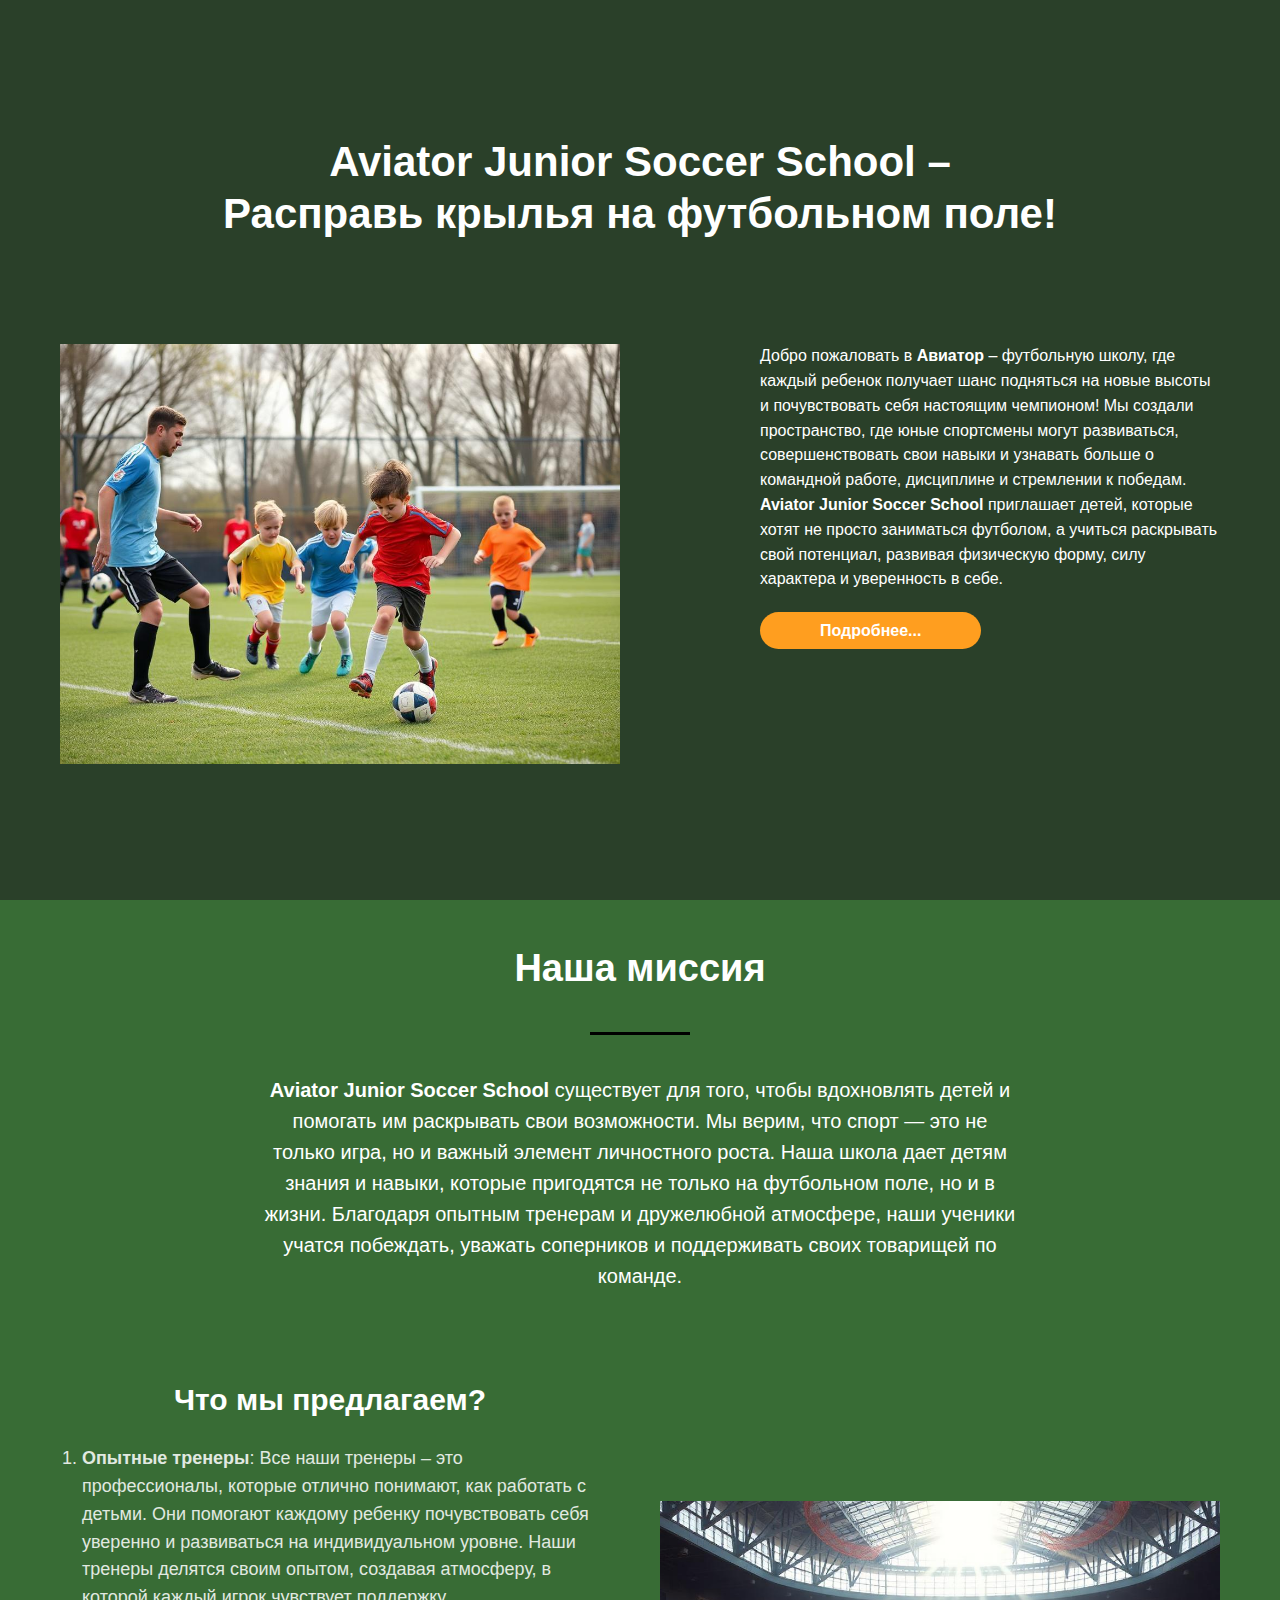
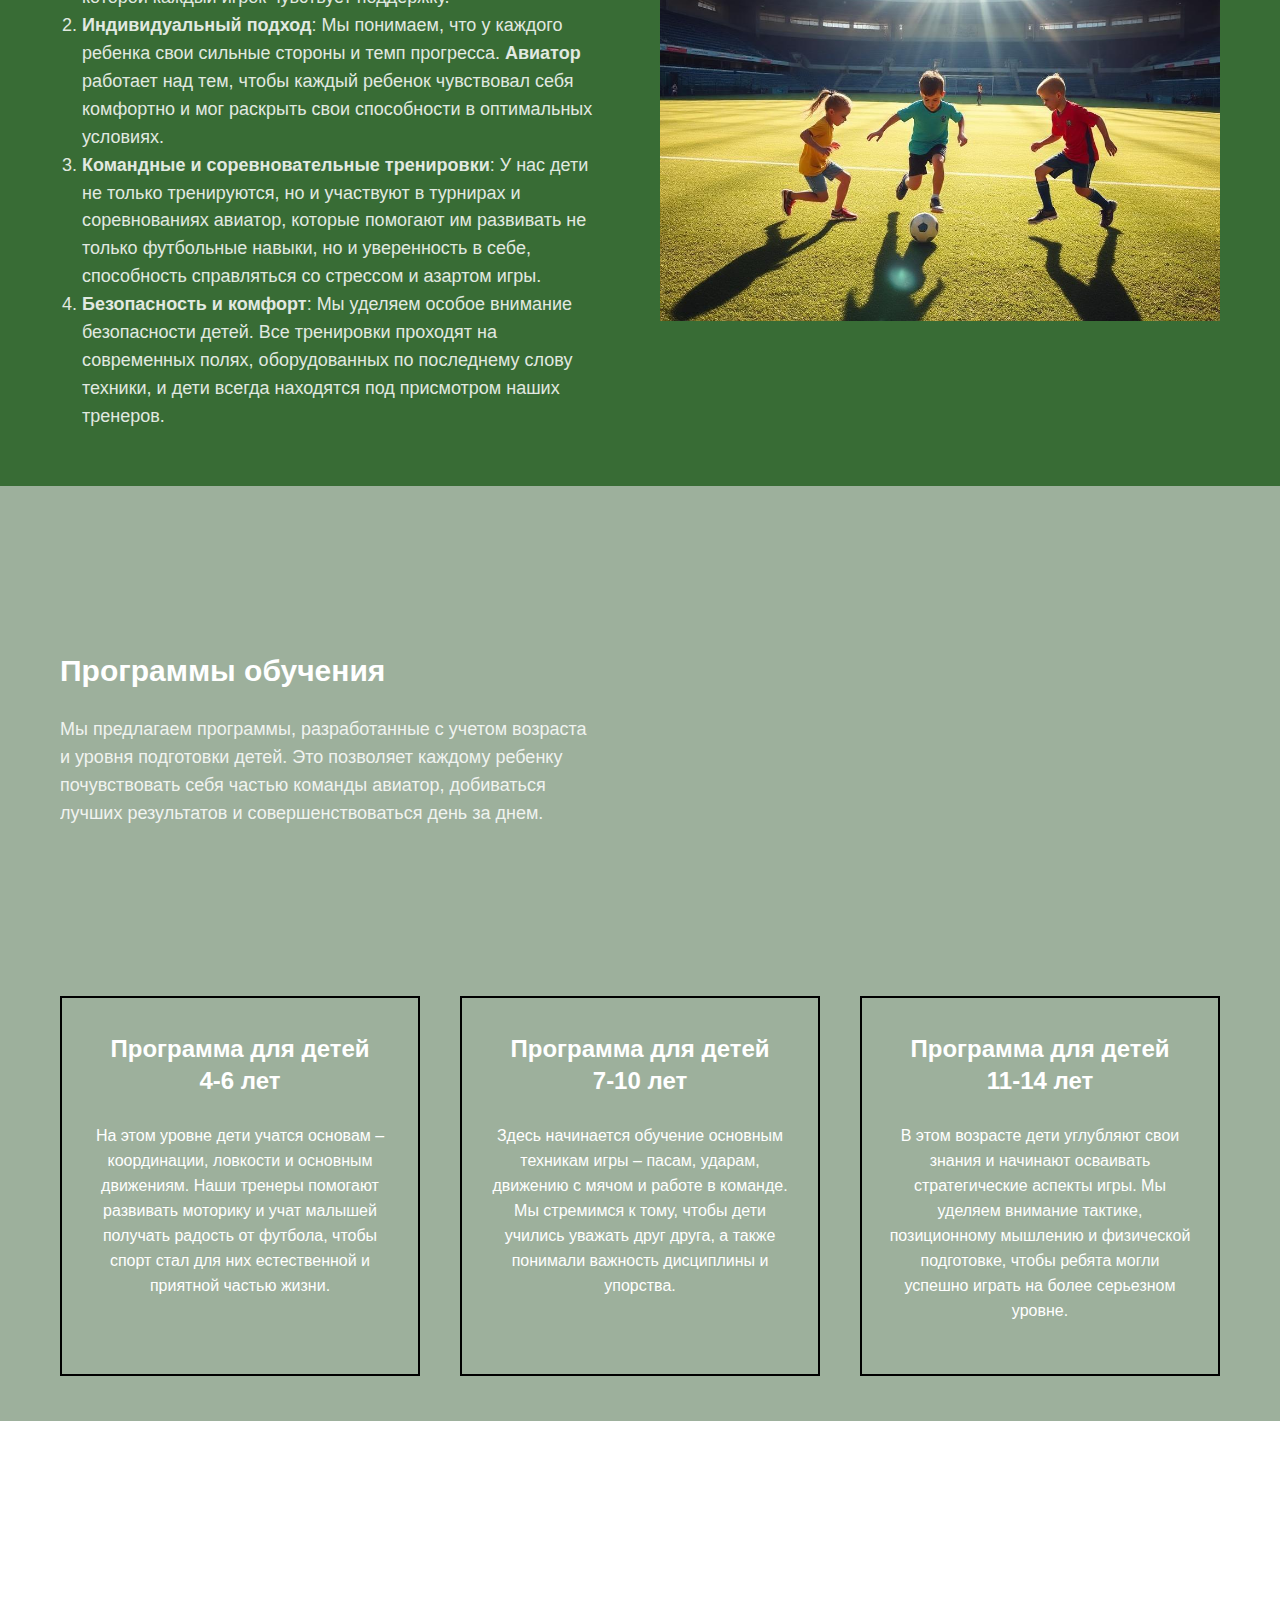
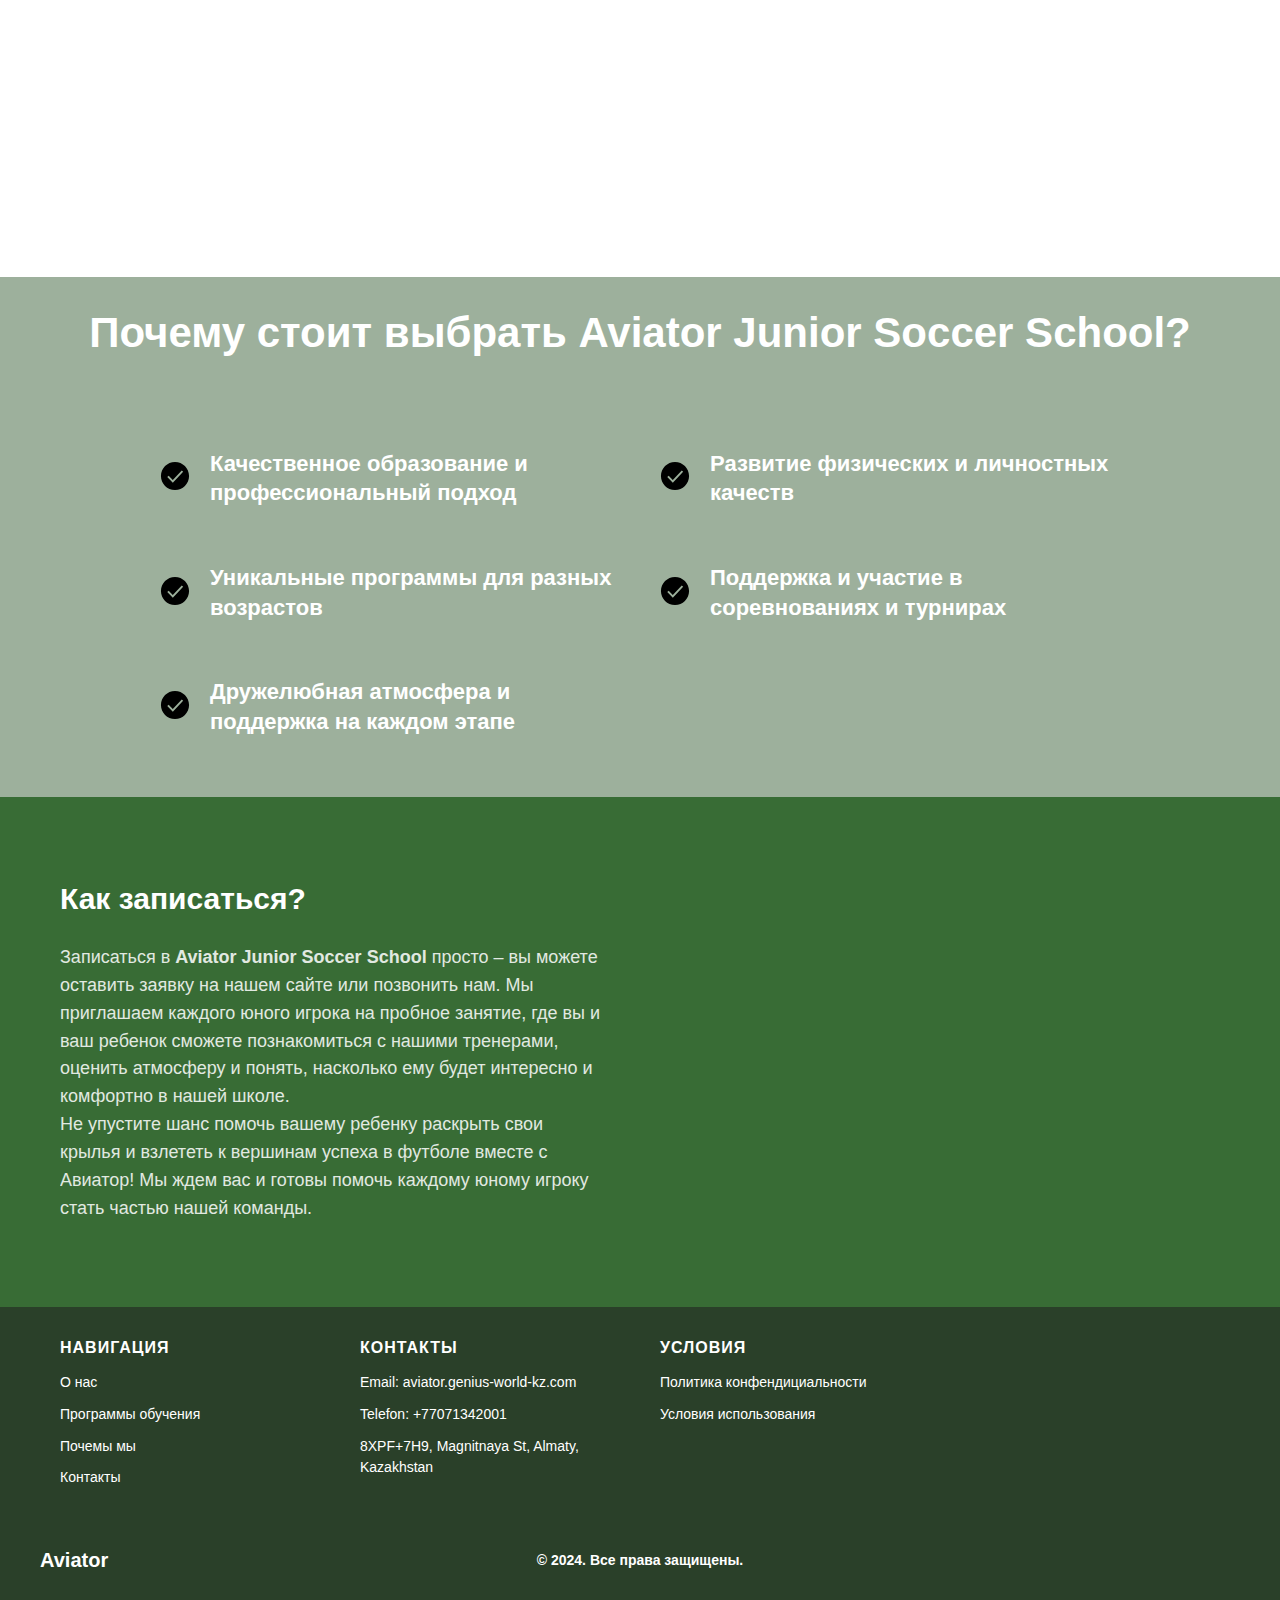
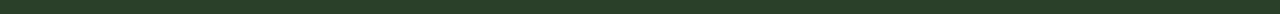
<file: index.html>
<!DOCTYPE html>
<html>
<head>
    <meta charset="utf-8"/>
    <meta http-equiv="Content-Type" content="text/html; charset=utf-8"/>
    <meta name="viewport" content="width=device-width, initial-scale=1.0"/> <!--metatextblock--> <title>Aviator Junior
    Soccer School – Расправь крылья на футбольном поле!</title>
    <meta name="description"
          content="Авиатор – футбольную школу, где каждый ребенок получает шанс подняться на новые высоты и почувствовать себя настоящим чемпионом! Мы создали пространство, где юные спортсмены могут развиваться, совершенствовать свои навыки и узнавать больше о командной работе, дисциплине и стремлении к победам. "/>
    <meta property="og:url" content="page57746525.html"/>
    <meta property="og:title" content="Aviator Junior Soccer School – Расправь крылья на футбольном поле!"/>
    <meta property="og:description"
          content="Авиатор – футбольную школу, где каждый ребенок получает шанс подняться на новые высоты и почувствовать себя настоящим чемпионом! Мы создали пространство, где юные спортсмены могут развиваться, совершенствовать свои навыки и узнавать больше о командной работе, дисциплине и стремлении к победам. "/>
    <meta property="og:type" content="website"/>
    <meta property="og:image" content="images/tild3238-3833-4236-a533-643931623163__-__resize__504x___47.png"/>
    <link rel="canonical" href="index.html"> <!--/metatextblock-->
    <meta name="format-detection" content="telephone=no"/>
    <meta http-equiv="x-dns-prefetch-control" content="on">
    <link rel="dns-prefetch" href="https://ws.tildacdn.com">
    <link rel="apple-touch-icon" sizes="180x180" href="favicon/apple-touch-icon.png">
    <link rel="icon" type="image/png" sizes="32x32" href="favicon/favicon-96x96.png">
    <link rel="manifest" href="favicon/site.webmanifest"> <!-- Assets -->
    <script src="https://neo.tildacdn.com/js/tilda-fallback-1.0.min.js" async charset="utf-8"></script>
    <link rel="stylesheet" href="css/tilda-grid-3.0.min.css" type="text/css" media="all" onerror="this.loaderr='y';"/>
    <link rel="stylesheet" href="css/tilda-blocks-page57746525.min.css?t=1730897334" type="text/css" media="all"
          onerror="this.loaderr='y';"/>
    <link rel="stylesheet" href="css/tilda-forms-1.0.min.css" type="text/css" media="all" onerror="this.loaderr='y';"/>
    <link rel="stylesheet" href="css/tilda-cover-1.0.min.css" type="text/css" media="all" onerror="this.loaderr='y';"/>
    <link rel="stylesheet" href="css/tilda-cards-1.0.min.css" type="text/css" media="all" onerror="this.loaderr='y';"/>
    <link rel="stylesheet" href="css/fonts-tildasans.css" type="text/css" media="all" onerror="this.loaderr='y';"/>
    <script nomodule src="js/tilda-polyfill-1.0.min.js" charset="utf-8"></script>
    <script type="text/javascript">function t_onReady(func) {
        if (document.readyState != 'loading') {
            func();
        } else {
            document.addEventListener('DOMContentLoaded', func);
        }
    }

    function t_onFuncLoad(funcName, okFunc, time) {
        if (typeof window[funcName] === 'function') {
            okFunc();
        } else {
            setTimeout(function () {
                t_onFuncLoad(funcName, okFunc, time);
            }, (time || 100));
        }
    }</script>
    <script src="js/tilda-scripts-3.0.min.js" charset="utf-8" defer onerror="this.loaderr='y';"></script>
    <script src="js/tilda-blocks-page57746525.min.js?t=1730897334" charset="utf-8" async
            onerror="this.loaderr='y';"></script>
    <script src="js/lazyload-1.3.min.export.js" charset="utf-8" async onerror="this.loaderr='y';"></script>
    <script src="js/tilda-forms-1.0.min.js" charset="utf-8" async onerror="this.loaderr='y';"></script>
    <script src="js/tilda-cover-1.0.min.js" charset="utf-8" async onerror="this.loaderr='y';"></script>
    <script src="js/tilda-cards-1.0.min.js" charset="utf-8" async onerror="this.loaderr='y';"></script>
    <script src="js/tilda-paint-icons.min.js" charset="utf-8" async onerror="this.loaderr='y';"></script>
    <script src="js/tilda-events-1.0.min.js" charset="utf-8" async onerror="this.loaderr='y';"></script>
    <script type="text/javascript">window.dataLayer = window.dataLayer || [];</script>
    <script type="text/javascript">(function () {
        if ((/bot|google|yandex|baidu|bing|msn|duckduckbot|teoma|slurp|crawler|spider|robot|crawling|facebook/i.test(navigator.userAgent)) === false && typeof (sessionStorage) != 'undefined' && sessionStorage.getItem('visited') !== 'y' && document.visibilityState) {
            var style = document.createElement('style');
            style.type = 'text/css';
            style.innerHTML = '@media screen and (min-width: 980px) {.t-records {opacity: 0;}.t-records_animated {-webkit-transition: opacity ease-in-out .2s;-moz-transition: opacity ease-in-out .2s;-o-transition: opacity ease-in-out .2s;transition: opacity ease-in-out .2s;}.t-records.t-records_visible {opacity: 1;}}';
            document.getElementsByTagName('head')[0].appendChild(style);

            function t_setvisRecs() {
                var alr = document.querySelectorAll('.t-records');
                Array.prototype.forEach.call(alr, function (el) {
                    el.classList.add("t-records_animated");
                });
                setTimeout(function () {
                    Array.prototype.forEach.call(alr, function (el) {
                        el.classList.add("t-records_visible");
                    });
                    sessionStorage.setItem("visited", "y");
                }, 400);
            }

            document.addEventListener('DOMContentLoaded', t_setvisRecs);
        }
    })();</script>
</head>
<body class="t-body" style="margin:0;"> <!--allrecords-->
<div id="allrecords" data-tilda-export="yes" class="t-records" data-hook="blocks-collection-content-node"
     data-tilda-project-id="10777917" data-tilda-page-id="57746525"
     data-tilda-formskey="45872d6e7fbe66a2de443c7210777917" data-tilda-cookie="no" data-tilda-lazy="yes"
     data-tilda-root-zone="one">
    <div id="rec821888532" class="r t-rec" style="background-color:#2a4029; " data-animationappear="off"
         data-record-type="813" data-bg-color="#2a4029"> <!-- t813 --> <!-- cover -->
        <div class="t-cover" id="recorddiv821888532" bgimgfield="img" style="height:100vh;background-color: #2a4029;">
            <div class="t-cover__carrier" id="coverCarry821888532" data-content-cover-id="821888532"
                 data-content-cover-bg="" data-display-changed="true" data-content-cover-height="100vh"
                 data-content-cover-parallax="" data-content-use-image-for-mobile-cover=""
                 style="height:100vh;background-attachment:scroll; " itemscope itemtype="http://schema.org/ImageObject">
                <meta itemprop="image" content="">
            </div>
            <div class="t-cover__filter" style="height:100vh;background-color: unset;opacity: 0.4;"></div>
            <div class="t813">
                <div class="t-container">
                    <div class="t-cover__wrapper t-valign_middle" style="height:100vh">
                        <div class="t813__wrapper" data-hook-content="covercontent">
                            <div class="t813__textwrapper" data-hook-content="covercontent">
                                <div class="t-section__title t-title t-title_xs " field="title">Aviator Junior Soccer
                                    School – <br/>Расправь крылья на футбольном поле!
                                </div>
                            </div>
                            <div class="t813__col-wrapper">
                                <div class="t813__col t-col t-col_6 t-col_flex">
                                    <div class="t813__contentbox">
                                        <div class="t813__contentwrapper"><img
                                                src="images/tild3735-6661-4565-a132-313162633839__-__empty___42.png"
                                                data-original="images/tild3735-6661-4565-a132-313162633839___42.png"
                                                class="t813__img t-img"
                                                imgfield="img2"
                                                alt=""></div>
                                    </div>
                                </div>
                                <div class="t813__col t-col t-col_5 t-prefix_1 t813__nomargin t-col_flex t-align_left">
                                    <div class="t813__form-upper-text t-descr t-descr_xs" field="text">Добро пожаловать
                                        в <strong>Авиатор</strong> – футбольную школу, где каждый ребенок получает шанс
                                        подняться на новые высоты и почувствовать себя настоящим чемпионом! Мы создали
                                        пространство, где юные спортсмены могут развиваться, совершенствовать свои
                                        навыки и узнавать больше о командной работе, дисциплине и стремлении к победам.
                                        <strong>Aviator Junior Soccer School</strong> приглашает детей, которые хотят не
                                        просто заниматься футболом, а учиться раскрывать свой потенциал, развивая
                                        физическую форму, силу характера и уверенность в себе.
                                    </div>
                                    <div>
                                        <form
                                                id="form821888532" name='form821888532' role="form" action=''
                                                method='POST' data-formactiontype="0" data-inputbox=".t-input-group"
                                                class="t-form js-form-proccess t-form_inputs-total_0 t-form_bbonly"
                                                data-success-callback="t813_onSuccess">
                                            <!-- NO ONE SERVICES CONNECTED -->
                                            <div class="js-successbox t-form__successbox t-text t-text_md"
                                                 aria-live="polite"
                                                 style="display:none;"></div>
                                            <div class="t-form__inputsbox t-form__inputsbox_vertical-form t-form__inputsbox_inrow">
                                                <div class="t-form__errorbox-middle"> <!--noindex-->
                                                    <div
                                                            class="js-errorbox-all t-form__errorbox-wrapper"
                                                            style="display:none;" data-nosnippet
                                                            tabindex="-1"
                                                            aria-label="Ошибки при заполнении формы">
                                                        <ul
                                                                role="list"
                                                                class="t-form__errorbox-text t-text t-text_md">
                                                            <li class="t-form__errorbox-item js-rule-error js-rule-error-all"></li>
                                                            <li class="t-form__errorbox-item js-rule-error js-rule-error-req"></li>
                                                            <li class="t-form__errorbox-item js-rule-error js-rule-error-email"></li>
                                                            <li class="t-form__errorbox-item js-rule-error js-rule-error-name"></li>
                                                            <li class="t-form__errorbox-item js-rule-error js-rule-error-phone"></li>
                                                            <li class="t-form__errorbox-item js-rule-error js-rule-error-minlength"></li>
                                                            <li class="t-form__errorbox-item js-rule-error js-rule-error-string"></li>
                                                        </ul>
                                                    </div> <!--/noindex--> </div>
                                                <div class="t-form__submit">
                                                    <a href="#contacts"
                                                            class="t-submit"
                                                            style="color:#ffffff;background-color:#ff9e1f;border-radius:30px; -moz-border-radius:30px; -webkit-border-radius:30px;padding: 10px 60px">
                                                        Подробнее...
                                                    </a>
                                                </div>
                                            </div>
                                            <div class="t-form__errorbox-bottom"> <!--noindex-->
                                                <div
                                                        class="js-errorbox-all t-form__errorbox-wrapper"
                                                        style="display:none;" data-nosnippet
                                                        tabindex="-1"
                                                        aria-label="Ошибки при заполнении формы">
                                                    <ul
                                                            role="list"
                                                            class="t-form__errorbox-text t-text t-text_md">
                                                        <li class="t-form__errorbox-item js-rule-error js-rule-error-all"></li>
                                                        <li class="t-form__errorbox-item js-rule-error js-rule-error-req"></li>
                                                        <li class="t-form__errorbox-item js-rule-error js-rule-error-email"></li>
                                                        <li class="t-form__errorbox-item js-rule-error js-rule-error-name"></li>
                                                        <li class="t-form__errorbox-item js-rule-error js-rule-error-phone"></li>
                                                        <li class="t-form__errorbox-item js-rule-error js-rule-error-minlength"></li>
                                                        <li class="t-form__errorbox-item js-rule-error js-rule-error-string"></li>
                                                    </ul>
                                                </div> <!--/noindex--> </div>
                                        </form>
                                        <style>#rec821888532 input::-webkit-input-placeholder {
                                          color: #ffffff;
                                          opacity: 0.5;
                                        }

                                        #rec821888532 input::-moz-placeholder {
                                          color: #ffffff;
                                          opacity: 0.5;
                                        }

                                        #rec821888532 input:-moz-placeholder {
                                          color: #ffffff;
                                          opacity: 0.5;
                                        }

                                        #rec821888532 input:-ms-input-placeholder {
                                          color: #ffffff;
                                          opacity: 0.5;
                                        }

                                        #rec821888532 textarea::-webkit-input-placeholder {
                                          color: #ffffff;
                                          opacity: 0.5;
                                        }

                                        #rec821888532 textarea::-moz-placeholder {
                                          color: #ffffff;
                                          opacity: 0.5;
                                        }

                                        #rec821888532 textarea:-moz-placeholder {
                                          color: #ffffff;
                                          opacity: 0.5;
                                        }

                                        #rec821888532 textarea:-ms-input-placeholder {
                                          color: #ffffff;
                                          opacity: 0.5;
                                        }</style>
                                    </div>
                                </div>
                            </div>
                        </div>
                    </div>
                </div>
            </div>
        </div>
        <script type="text/javascript">t_onReady(function () {
            t_onFuncLoad('t813_init', function () {
                t813_init('821888532', '');
            });
        });</script>
        <style> #rec821888532 .t-section__title {
          color: #ffffff;
        }

        #rec821888532 .t-section__descr {
          color: #ffffff;
        }

        #rec821888532 .t813__form-upper-text {
          color: #ffffff;
        }</style>
        <style>#rec821888532 .t813__iframe {
          box-shadow: 0px 0px 20px rgba(0, 0, 0, 0.8);
        }</style>
    </div>
    <div id="rec821592918" class="r t-rec t-rec_pt_45 t-rec_pb_45"
         style="padding-top:45px;padding-bottom:45px;background-color:#386c35; " data-record-type="469"
         data-bg-color="#386c35"> <!-- t469 -->
        <div class="t469">
            <div class="t-container t-align_center">
                <div class="t-col t-col_8 t-prefix_2">
                    <div class="t469__title t-title t-title_lg t-margin_auto" field="title">
                        <div style="font-size: 38px;" data-customstyle="yes"><span style="color: rgb(255, 255, 255);">Наша миссия</span>
                        </div>
                    </div>
                    <div class="t-divider t469__line t-margin_auto" style=" "></div>
                    <div class="t469__descr t-descr t-descr_md t-margin_auto" field="descr"><strong
                            style="color: rgb(255, 255, 255);">Aviator Junior Soccer School</strong><span
                            style="color: rgb(255, 255, 255);"> существует для того, чтобы вдохновлять детей и помогать им раскрывать свои возможности. Мы верим, что спорт — это не только игра, но и важный элемент личностного роста. Наша школа дает детям знания и навыки, которые пригодятся не только на футбольном поле, но и в жизни. Благодаря опытным тренерам и дружелюбной атмосфере, наши ученики учатся побеждать, уважать соперников и поддерживать своих товарищей по команде.</span>
                    </div>
                </div>
            </div>
        </div>
    </div>
    <div id="rec821424953" class="r t-rec t-rec_pt_45 t-rec_pb_45"
         style="padding-top:45px;padding-bottom:45px;background-color:#386c35; " data-record-type="180"
         data-bg-color="#386c35"> <!-- T165 -->
        <div class="t165">
            <div class="t-container">
                <div class="t165__col-top t-col t-col_6 t165__vmiddle t165__left">
                    <div class="t165__textwrapper">
                        <div class="t165__title t-heading t-heading_md" field="title"><p style="text-align: center;">
                            <span style="color: rgb(255, 255, 255);">Что мы предлагаем?</span></p></div>
                        <div class="t165__text t-text t-text_sm" field="text">
                            <ol>
                                <li data-list="ordered" style="color: rgb(255, 255, 255);"><strong
                                        style="color: rgb(255, 255, 255);">Опытные тренеры</strong><span
                                        style="color: rgb(255, 255, 255);">: Все наши тренеры – это профессионалы, которые отлично понимают, как работать с детьми. Они помогают каждому ребенку почувствовать себя уверенно и развиваться на индивидуальном уровне. Наши тренеры делятся своим опытом, создавая атмосферу, в которой каждый игрок чувствует поддержку.</span>
                                </li>
                                <li data-list="ordered" style="color: rgb(255, 255, 255);"><strong
                                        style="color: rgb(255, 255, 255);">Индивидуальный подход</strong><span
                                        style="color: rgb(255, 255, 255);">: Мы понимаем, что у каждого ребенка свои сильные стороны и темп прогресса. </span><strong
                                        style="color: rgb(255, 255, 255);">Авиатор</strong><span
                                        style="color: rgb(255, 255, 255);"> работает над тем, чтобы каждый ребенок чувствовал себя комфортно и мог раскрыть свои способности в оптимальных условиях.</span>
                                </li>
                                <li data-list="ordered" style="color: rgb(255, 255, 255);"><strong
                                        style="color: rgb(255, 255, 255);">Командные и соревновательные
                                    тренировки</strong><span style="color: rgb(255, 255, 255);">: У нас дети не только тренируются, но и участвуют в турнирах и соревнованиях авиатор, которые помогают им развивать не только футбольные навыки, но и уверенность в себе, способность справляться со стрессом и азартом игры.</span>
                                </li>
                                <li data-list="ordered" style="color: rgb(255, 255, 255);"><strong
                                        style="color: rgb(255, 255, 255);">Безопасность и комфорт</strong><span
                                        style="color: rgb(255, 255, 255);">: Мы уделяем особое внимание безопасности детей. Все тренировки проходят на современных полях, оборудованных по последнему слову техники, и дети всегда находятся под присмотром наших тренеров.</span>
                                </li>
                            </ol>
                        </div>
                    </div>
                </div>
                <div class="t-col t-col_6 t165__vmiddle t165__left"><img class="t165__img t-img"
                                                                         src="images/tild3238-3833-4236-a533-643931623163__-__empty___47.png"
                                                                         data-original="images/tild3238-3833-4236-a533-643931623163___47.png"
                                                                         imgfiled="img"
                                                                         alt=""></div>
            </div>
        </div>
    </div>
    <div id="rec821424951" class="r t-rec t-rec_pt_45 t-rec_pb_45"
         style="padding-top:45px;padding-bottom:45px;background-color:#9db09c; " data-record-type="180"
         data-bg-color="#9db09c"> <!-- T165 -->
        <div class="t165" id="programs">
            <div class="t-container">
                <div class="t165__col-top t-col t-col_6 t165__vmiddle t165__left">
                    <div class="t165__textwrapper">
                        <div class="t165__title t-heading t-heading_md" field="title"><span
                                style="color: rgb(255, 255, 255);">Программы обучения</span></div>
                        <div class="t165__text t-text t-text_sm" field="text"><span style="color: rgb(255, 255, 255);">Мы предлагаем программы, разработанные с учетом возраста и уровня подготовки детей. Это позволяет каждому ребенку почувствовать себя частью команды авиатор, добиваться лучших результатов и совершенствоваться день за днем.</span>
                        </div>
                    </div>
                </div>
                <div class="t-col t-col_6 t165__vmiddle t165__left"><img class="t165__img t-img"
                                                                         src="images/tild6630-6461-4066-b530-393538386236__-__empty___43.png"
                                                                         data-original="images/tild6630-6461-4066-b530-393538386236___43.png"
                                                                         imgfiled="img"
                                                                         alt=""></div>
            </div>
        </div>
    </div>
    <div id="rec821595432" class="r t-rec t-rec_pt_0 t-rec_pb_45"
         style="padding-top:0px;padding-bottom:45px;background-color:#9db09c; " data-record-type="1032"
         data-bg-color="#9db09c"> <!-- t1032 -->
        <div class="t1032" data-display-changed="true">
            <div class="t-container t-card__container">
                <div class="t1032__row">
                    <div class="t1032__col t-item t-card__col t-card__col_withoutbtn t-col t-col_4 t1032__col">
                        <div class="t1032__content" style="border-color: #000000;border-width: 2px;">
                            <div class="t1032__wrapper">
                                <div class="t-card__title t-name t-name_xl" field="li_title__1184766518820"><strong
                                        style="color: rgb(255, 255, 255);">Программа для детей </strong><br/><strong
                                        style="color: rgb(255, 255, 255);">4-6 лет</strong></div>
                                <div class="t-card__descr t-text" field="li_descr__1184766518820"><span
                                        style="color: rgb(255, 255, 255);">На этом уровне дети учатся основам – координации, ловкости и основным движениям. Наши тренеры помогают развивать моторику и учат малышей получать радость от футбола, чтобы спорт стал для них естественной и приятной частью жизни.</span>
                                </div>
                            </div>
                        </div>
                    </div>
                    <div class="t1032__col t-item t-card__col t-card__col_withoutbtn t-col t-col_4 t1032__col">
                        <div class="t1032__content" style="border-color: #000000;border-width: 2px;">
                            <div class="t1032__wrapper">
                                <div class="t-card__title t-name t-name_xl" field="li_title__1184766518821"><strong
                                        style="color: rgb(255, 255, 255);">Программа для детей </strong><br/><strong
                                        style="color: rgb(255, 255, 255);">7-10 лет</strong></div>
                                <div class="t-card__descr t-text" field="li_descr__1184766518821"><span
                                        style="color: rgb(255, 255, 255);">Здесь начинается обучение основным техникам игры – пасам, ударам, движению с мячом и работе в команде. Мы стремимся к тому, чтобы дети учились уважать друг друга, а также понимали важность дисциплины и упорства.</span>
                                </div>
                            </div>
                        </div>
                    </div>
                    <div class="t1032__col t-item t-card__col t-card__col_withoutbtn t-col t-col_4 t1032__col">
                        <div class="t1032__content" style="border-color: #000000;border-width: 2px;">
                            <div class="t1032__wrapper">
                                <div class="t-card__title t-name t-name_xl" field="li_title__1184766518822"><strong
                                        style="color: rgb(255, 255, 255);">Программа для детей </strong><br/><strong
                                        style="color: rgb(255, 255, 255);">11-14 лет</strong></div>
                                <div class="t-card__descr t-text" field="li_descr__1184766518822"><span
                                        style="color: rgb(255, 255, 255);">В этом возрасте дети углубляют свои знания и начинают осваивать стратегические аспекты игры. Мы уделяем внимание тактике, позиционному мышлению и физической подготовке, чтобы ребята могли успешно играть на более серьезном уровне.</span>
                                </div>
                            </div>
                        </div>
                    </div>
                </div>
            </div>
        </div>
        <script type="text/javascript">t_onReady(function () {
            var rec = document.getElementById('rec821595432');
            if (!rec) return;
            t_onFuncLoad('t1032_init', function () {
                t1032_init('821595432');
            });
            t_onFuncLoad('t1032_unifyHeights', function () {
                t1032_unifyHeights('821595432');
            });
            if (typeof jQuery !== 'undefined') {
                $('.t1032').on('displayChanged', function () {
                    t1032_unifyHeights('821595432');
                });
            } else {
                var wrapperBlock = rec.querySelector('.t1032');
                if (wrapperBlock) {
                    t_onFuncLoad('t1032_unifyHeights', function () {
                        wrapperBlock.addEventListener('displayChanged', function () {
                            t1032_unifyHeights('821595432');
                        });
                    });
                }
            }
            window.addEventListener('resize', function () {
                t_onFuncLoad('t1032_unifyHeights', function () {
                    t1032_unifyHeights('821595432');
                });
            });
            window.addEventListener('load', function () {
                t_onFuncLoad('t1032_unifyHeights', function () {
                    t1032_unifyHeights('821595432');
                });
            });
        });</script>
    </div>
    <div id="rec821424950" class="r t-rec t-rec_pt_45 t-rec_pb_45" style="padding-top:45px;padding-bottom:45px; "
         data-record-type="248"> <!-- T220 -->
        <div class="t220">
            <div class="t-container ">
                <div class="t-col t-col_8 t-prefix_2">
                    <div class="t220__textwrapper" style="background-color:#9db09c;">
                        <div style="">
                            <div class="t220__title t-heading t-heading_sm" field="title"><p
                                    style="text-align: center;"><span
                                    style="color: rgb(255, 255, 255);">Наша философия</span></p></div>
                            <div field="text" class="t220__text t-text t-text_md "><span
                                    style="color: rgb(255, 255, 255);">Мы верим, что футбол – это отличный способ научить детей важным жизненным качествам: уважению к сопернику, честности и умению работать в команде. </span><strong
                                    style="color: rgb(255, 255, 255);">Авиатор</strong><span
                                    style="color: rgb(255, 255, 255);"> помогает детям почувствовать себя частью большого мира спорта, где каждый игрок важен и нужен команде. Наша школа – это место, где дети могут найти настоящих друзей, научиться преодолевать трудности и стать лучше, как на поле, так и за его пределами.</span>
                            </div>
                        </div>
                    </div>
                </div>
            </div>
        </div>
    </div>
    <div id="rec821899261" class="r t-rec t-rec_pt_30 t-rec_pb_60"
         style="padding-top:30px;padding-bottom:60px;background-color:#9db09c; " data-animationappear="off"
         data-record-type="841" data-bg-color="#9db09c"> <!-- t841 --> <!-- a11y vars -->
        <div class="t841" id="about">
            <div class="t-section__container t-container t-container_flex">
                <div class="t-col t-col_12 ">
                    <div
                            class="t-section__title t-title t-title_xs t-align_center t-margin_auto"
                            field="btitle"><span style="color: rgb(255, 255, 255);">Почему стоит выбрать Aviator Junior Soccer School?</span>
                    </div>
                </div>
            </div>
            <style>.t-section__descr {
              max-width: 560px;
            }

            #rec821899261 .t-section__title {
              margin-bottom: 90px;
            }

            #rec821899261 .t-section__descr {
            }

            @media screen and (max-width: 960px) {
              #rec821899261 .t-section__title {
                margin-bottom: 45px;
              }
            }</style>
            <div class="t841__container t-card__container t-container">
                <div class="t841__col t-col t-col_5 t-prefix_1 t841__col_first t-item">
                    <div class="t-card__col t-card__col_withoutbtn">
                        <div class="t-cell t-valign_middle">
                            <div class="t841__imgwrapper" style="width:30px;"><img class="t841__img t-img"
                                                                                   src="images/lib__icons__bullets__check5.svg"
                                                                                   imgfield="li_img__2352642173460"
                                                                                   data-original="images/lib__icons__bullets__check5.svg"
                                                                                   alt=""></div>
                        </div>
                        <div class="t841__textwrapper t-cell t-valign_middle">
                            <div class="t-card__title t-name t-name_lg" field="li_title__2352642173460"><strong
                                    style="color: rgb(255, 255, 255);">Качественное образование и профессиональный
                                подход</strong></div>
                        </div>
                    </div>
                </div>
                <div class="t841__col t-col t-col_5 t-item">
                    <div class="t-card__col t-card__col_withoutbtn">
                        <div class="t-cell t-valign_middle">
                            <div class="t841__imgwrapper" style="width:30px;"><img class="t841__img t-img"
                                                                                   src="images/lib__icons__bullets__check5.svg"
                                                                                   imgfield="li_img__2352642173461"
                                                                                   data-original="images/lib__icons__bullets__check5.svg"
                                                                                   alt=""></div>
                        </div>
                        <div class="t841__textwrapper t-cell t-valign_middle">
                            <div class="t-card__title t-name t-name_lg" field="li_title__2352642173461"><strong
                                    style="color: rgb(255, 255, 255);">Развитие физических и личностных качеств</strong>
                            </div>
                        </div>
                    </div>
                </div>
                <div class="t-clear t841__separator" style=""></div>
                <div class="t841__col t-col t-col_5 t-prefix_1 t-item">
                    <div class="t-card__col t-card__col_withoutbtn">
                        <div class="t-cell t-valign_middle">
                            <div class="t841__imgwrapper" style="width:30px;"><img class="t841__img t-img"
                                                                                   src="images/lib__icons__bullets__check5.svg"
                                                                                   imgfield="li_img__2352642173462"
                                                                                   data-original="images/lib__icons__bullets__check5.svg"
                                                                                   alt=""></div>
                        </div>
                        <div class="t841__textwrapper t-cell t-valign_middle">
                            <div class="t-card__title t-name t-name_lg" field="li_title__2352642173462"><strong
                                    style="color: rgb(255, 255, 255);">Уникальные программы для разных
                                возрастов</strong></div>
                        </div>
                    </div>
                </div>
                <div class="t841__col t-col t-col_5 t-item">
                    <div class="t-card__col t-card__col_withoutbtn">
                        <div class="t-cell t-valign_middle">
                            <div class="t841__imgwrapper" style="width:30px;"><img class="t841__img t-img"
                                                                                   src="images/lib__icons__bullets__check5.svg"
                                                                                   imgfield="li_img__2352642173463"
                                                                                   data-original="images/lib__icons__bullets__check5.svg"
                                                                                   alt=""></div>
                        </div>
                        <div class="t841__textwrapper t-cell t-valign_middle">
                            <div class="t-card__title t-name t-name_lg" field="li_title__2352642173463"><strong
                                    style="color: rgb(255, 255, 255);">Поддержка и участие в соревнованиях и
                                турнирах</strong></div>
                        </div>
                    </div>
                </div>
                <div class="t-clear t841__separator" style=""></div>
                <div class="t841__col t-col t-col_5 t-prefix_1 t-item">
                    <div class="t-card__col t-card__col_withoutbtn">
                        <div class="t-cell t-valign_middle">
                            <div class="t841__imgwrapper" style="width:30px;"><img class="t841__img t-img"
                                                                                   src="images/lib__icons__bullets__check5.svg"
                                                                                   imgfield="li_img__2352642173464"
                                                                                   data-original="images/lib__icons__bullets__check5.svg"
                                                                                   alt=""></div>
                        </div>
                        <div class="t841__textwrapper t-cell t-valign_middle">
                            <div class="t-card__title t-name t-name_lg" field="li_title__2352642173464"><strong
                                    style="color: rgb(255, 255, 255);">Дружелюбная атмосфера и поддержка на каждом
                                этапе</strong></div>
                        </div>
                    </div>
                </div>
            </div>
        </div>
        <script>t_onReady(function () {
            t_onFuncLoad('t841_init', function () {
                t841_init('821899261');
            });
            t_onFuncLoad('t__paintIcons', function () {
                t__paintIcons('821899261', '.t841__img, .t841__bgimg');
            });
        });</script>
    </div>
    <div id="rec821430528" class="r t-rec t-rec_pt_45 t-rec_pb_45"
         style="padding-top:45px;padding-bottom:45px;background-color:#386c35; " data-record-type="180"
         data-bg-color="#386c35"> <!-- T165 -->
        <div class="t165">
            <div class="t-container">
                <div class="t165__col-top t-col t-col_6 t165__vmiddle t165__left">
                    <div class="t165__textwrapper">
                        <div class="t165__title t-heading t-heading_md" field="title"><span
                                style="color: rgb(255, 255, 255);">Как записаться?</span></div>
                        <div class="t165__text t-text t-text_sm" field="text"><span style="color: rgb(255, 255, 255);">Записаться в </span><strong
                                style="color: rgb(255, 255, 255);">Aviator Junior Soccer School</strong><span
                                style="color: rgb(255, 255, 255);"> просто – вы можете оставить заявку на нашем сайте или позвонить нам. Мы приглашаем каждого юного игрока на пробное занятие, где вы и ваш ребенок сможете познакомиться с нашими тренерами, оценить атмосферу и понять, насколько ему будет интересно и комфортно в нашей школе.</span><br/><span
                                style="color: rgb(255, 255, 255);">Не упустите шанс помочь вашему ребенку раскрыть свои крылья и взлететь к вершинам успеха в футболе вместе с Авиатор! Мы ждем вас и готовы помочь каждому юному игроку стать частью нашей команды.</span>
                        </div>
                    </div>
                </div>
                <div class="t-col t-col_6 t165__vmiddle t165__left"><img class="t165__img t-img"
                                                                         src="images/tild6535-6636-4738-b230-316631353865__-__empty___48.png"
                                                                         data-original="images/tild6535-6636-4738-b230-316631353865___48.png"
                                                                         imgfiled="img"
                                                                         alt=""></div>
            </div>
        </div>
    </div>
    <div id="rec821902602" class="r t-rec t-rec_pt_30 t-rec_pb_30"
         style="padding-top:30px;padding-bottom:30px;background-color:#2a4029; " data-animationappear="off"
         data-record-type="344" data-bg-color="#2a4029"> <!-- T344 -->
        <div class="t344" id="contact">
            <div class="t-container t-align_left">
                <div class="t344__col t-col t-col_3">
                    <div class="t344__title t-name t-name_xs t344__title_uppercase" field="title"><span
                            style="color: rgb(255, 255, 255);">Навигация</span></div>
                    <div class="t344__descr t-descr t-descr_xxs" field="descr">
                        <ul>
                            <li data-list="bullet">О нас</li>
                            <li data-list="bullet" style="color: rgb(255, 255, 255);"><a
                                    href="#programs"
                                    style="color: rgb(255, 255, 255);">Программы обучения</a>
                            </li>
                            <li data-list="bullet" style="color: rgb(255, 255, 255);"><a
                                    href="#about"
                                    style="color: rgb(255, 255, 255);">Почемы мы</a></li>
                            <li data-list="bullet" style="color: rgb(255, 255, 255);"><a
                                    href="#contact"
                                    style="color: rgb(255, 255, 255);">Контакты</a>
                            </li>
                        </ul>
                    </div>
                </div>
                <div class="t344__col t-col t-col_3">
                    <div class="t344__title t-name t-name_xs t344__title_uppercase" field="title2"><span
                            style="color: rgb(255, 255, 255);">Контакты</span></div>
                    <div class="t344__descr t-descr t-descr_xxs" field="descr2">
                        <ul>
                            <li data-list="bullet">Email: aviator.genius-world-kz.com</li>
                            <li data-list="bullet">Telefon: +77071342001</li>
                            <li data-list="bullet">8XPF+7H9, Magnitnaya St, Almaty, Kazakhstan</li>
                        </ul>
                    </div>
                </div>
                <div class="t344__floatbeaker_lr3"></div>
                <div class="t344__col t-col t-col_3">
                    <div class="t344__title t-name t-name_xs t344__title_uppercase" field="title3"><span
                            style="color: rgb(255, 255, 255);">Условия</span></div>
                    <div class="t344__descr t-descr t-descr_xxs" field="descr3">
                        <ul>
                            <li data-list="bullet" style="color: rgb(255, 255, 255);"><a href="policy.html"
                                    style="color: rgb(255, 255, 255);">Политика конфендициальности</a></li>
                            <li data-list="bullet" style="color: rgb(255, 255, 255);"><a href="terms.html"
                                    style="color: rgb(255, 255, 255);">Условия использования</a></li>
                        </ul>
                    </div>
                </div>
                <div class="t344__col t-col t-col_3"></div>
            </div>
        </div>
        <style>#rec821902602 .t344__title {
          color: #525252;
        }

        #rec821902602 .t344__descr {
          color: #ffffff;
        }</style>
        <style> #rec821902602 .t344__title {
          text-transform: uppercase;
        }</style>
    </div>
    <div id="rec821424956" class="r t-rec t-rec_pt_0 t-rec_pb_15"
         style="padding-top:0px;padding-bottom:15px;background-color:#2a4029; " data-record-type="463"
         data-bg-color="#2a4029"> <!-- T463 -->
        <div class="t463" id="t-footer_821424956">
            <div class="t463__maincontainer ">
                <div class="t463__content" style="">
                    <div class="t463__colwrapper">
                        <div class="t463__col"><a class="t463__link" href="index.html">
                            <div class="t463__logo t-title" field="title"><span style="color: rgb(255, 255, 255);">Aviator</span>
                            </div>
                        </a></div>
                        <div class="t463__col t463__col_center t-align_center">
                            <div class="t463__typo t463__copyright t-name t-name_xs" field="text">
                                <div>© 2024. Все права защищены.</div>
                            </div>
                        </div>
                        <div class="t463__col t-align_right"></div>
                    </div>
                </div>
            </div>
        </div>
        <style>#rec821424956 .t463__copyright {
          color: #ffffff;
        }</style>
        <style> #rec821424956 .t463__link {
          font-size: 20px;
          color: #ffffff;
          font-weight: 600;
        }

        #rec821424956 .t463__logo {
          font-size: 20px;
          color: #ffffff;
          font-weight: 600;
        }</style>
    </div>
</div> <!--/allrecords-->
<script type="text/javascript">
window.tildastatcookie = 'no';
setTimeout(function () {
    (function (d, w, k, o, g) {
        var n = d.getElementsByTagName(o)[0], s = d.createElement(o), f = function () {
            n.parentNode.insertBefore(s, n);
        };
        s.type = "text/javascript";
        s.async = true;
        s.key = k;
        s.id = "tildastatscript";
        s.src = g;
        if (w.opera == "[object Opera]") {
            d.addEventListener("DOMContentLoaded", f, false);
        } else {
            f();
        }
    })(document, window, 'b21c9813a8a53cde931e9dfa61f56bbd', 'script', 'js/tilda-stat-1.0.min.js');
}, 2000);</script>
</body>
<script type="application/ld+json">
    {
        "@context": "https://schema.org",
        "@type": "Organization",
        "name": "Aviator Junior Soccer School",
        "url": "",
        "logo": "/favicon/favicon.ico"
    }
</script>
<script type="application/ld+json">
    {
        "@context": "https://schema.org",
        "@type": "WPHeader",
        "headline": "Aviator Junior Soccer School",
        "description": "Авиатор – футбольную школу, где каждый ребенок получает шанс подняться на новые высоты и почувствовать себя настоящим чемпионом! Мы создали пространство, где юные спортсмены могут развиваться, совершенствовать свои навыки и узнавать больше о командной работе, дисциплине и стремлении к победам.",
        "publisher": {
            "@type": "Organization",
            "name": "Aviator Junior Soccer School",
            "logo": {
                "@type": "ImageObject",
                "url": "/favicon/favicon.ico"
            }
        }
    }
</script>
<script type="application/ld+json">
    {
        "@context": "https://schema.org",
        "@type": "WebPage",
        "name": "Aviator Junior Soccer School",
        "description": "Авиатор – футбольную школу, где каждый ребенок получает шанс подняться на новые высоты и почувствовать себя настоящим чемпионом! Мы создали пространство, где юные спортсмены могут развиваться, совершенствовать свои навыки и узнавать больше о командной работе, дисциплине и стремлении к победам.",
        "publisher": {
            "@type": "Organization",
            "name": "Aviator Junior Soccer School"
        },
        "license": "A license document that applies to this content, typically indicated by URL"
    }
</script>
<script type="application/ld+json">
    {
        "@context": "https://schema.org",
        "@type": "SiteNavigationElement",
        "name": "Main Navigation",
        "url": "",
        "hasPart": [
            {
                "@type": "WebPage",
                "name": "Home",
                "url": ""
            },
            {
                "@type": "WebPage",
                "name": "Policy",
                "url": "/policy.html"
            },
            {
                "@type": "WebPage",
                "name": "Terms of Conditions",
                "url": "/terms.html"
            }
        ]
    }
</script>
</html>
</file>
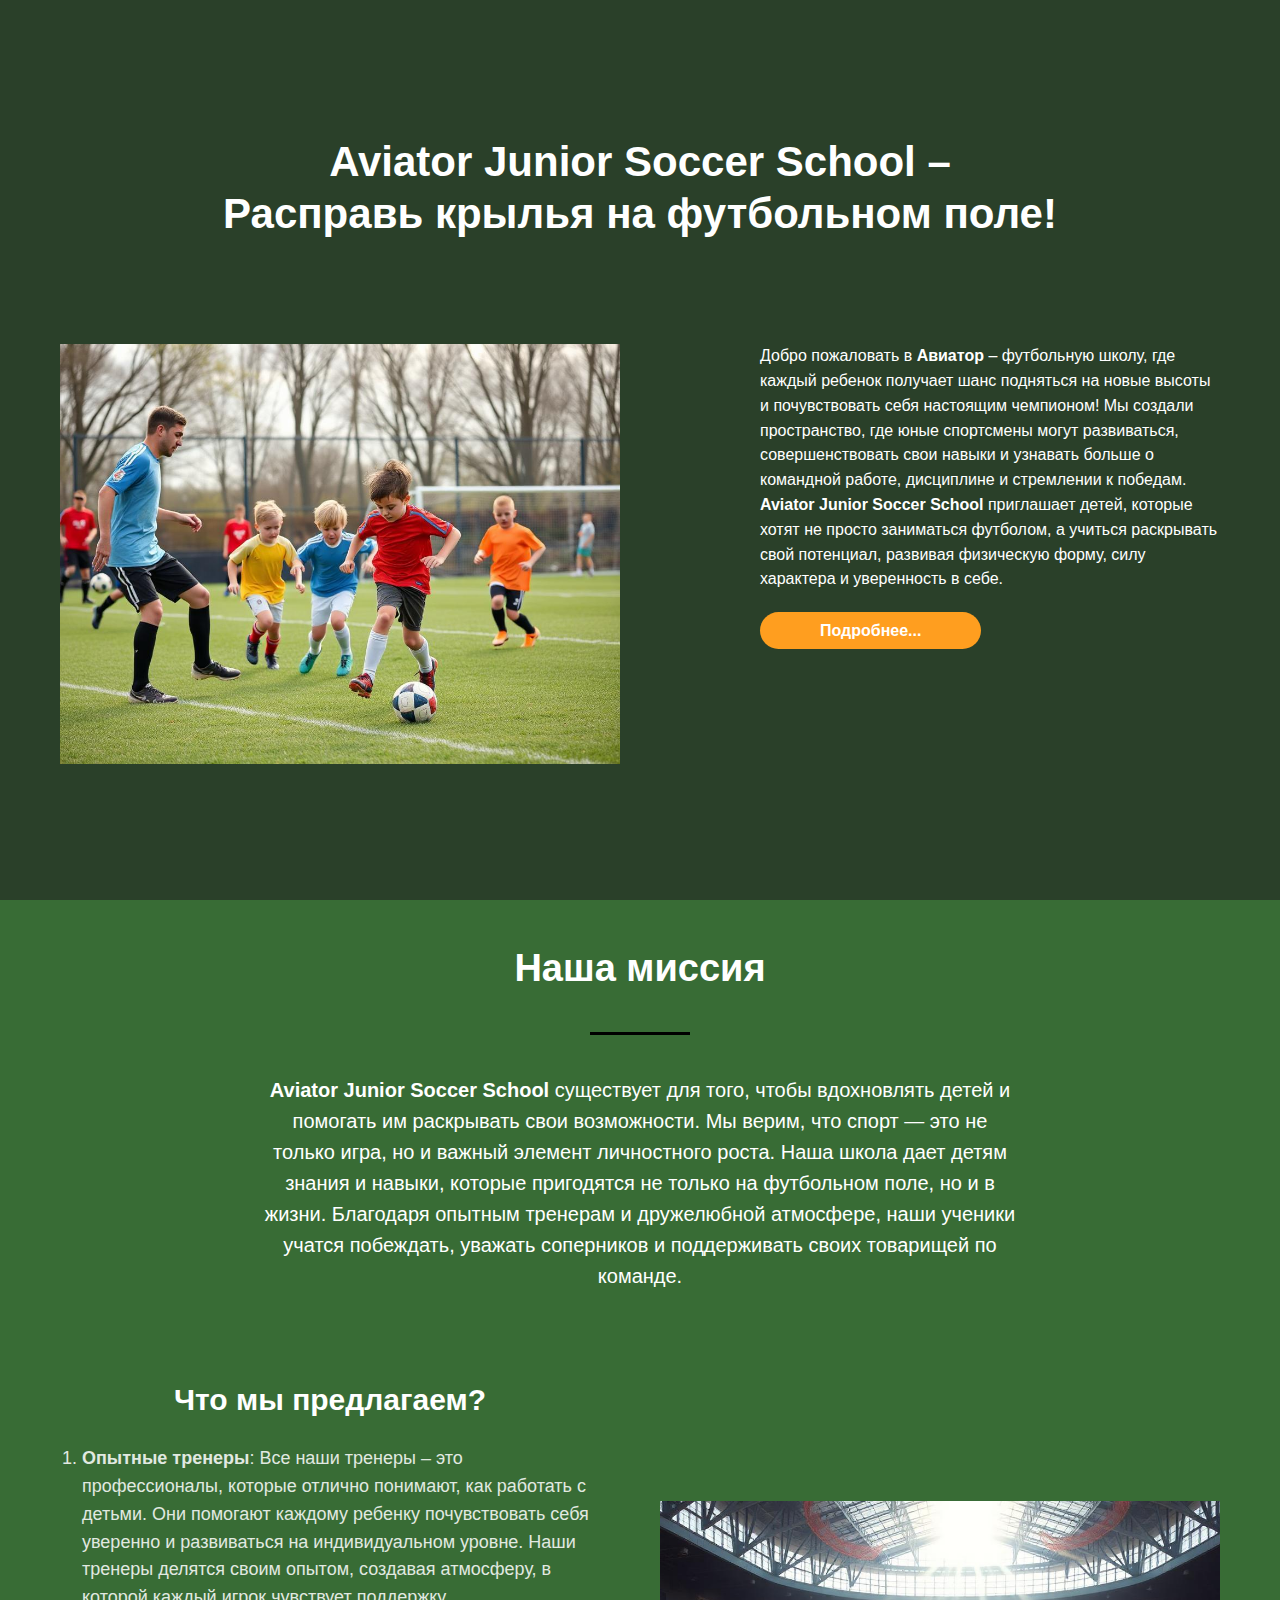
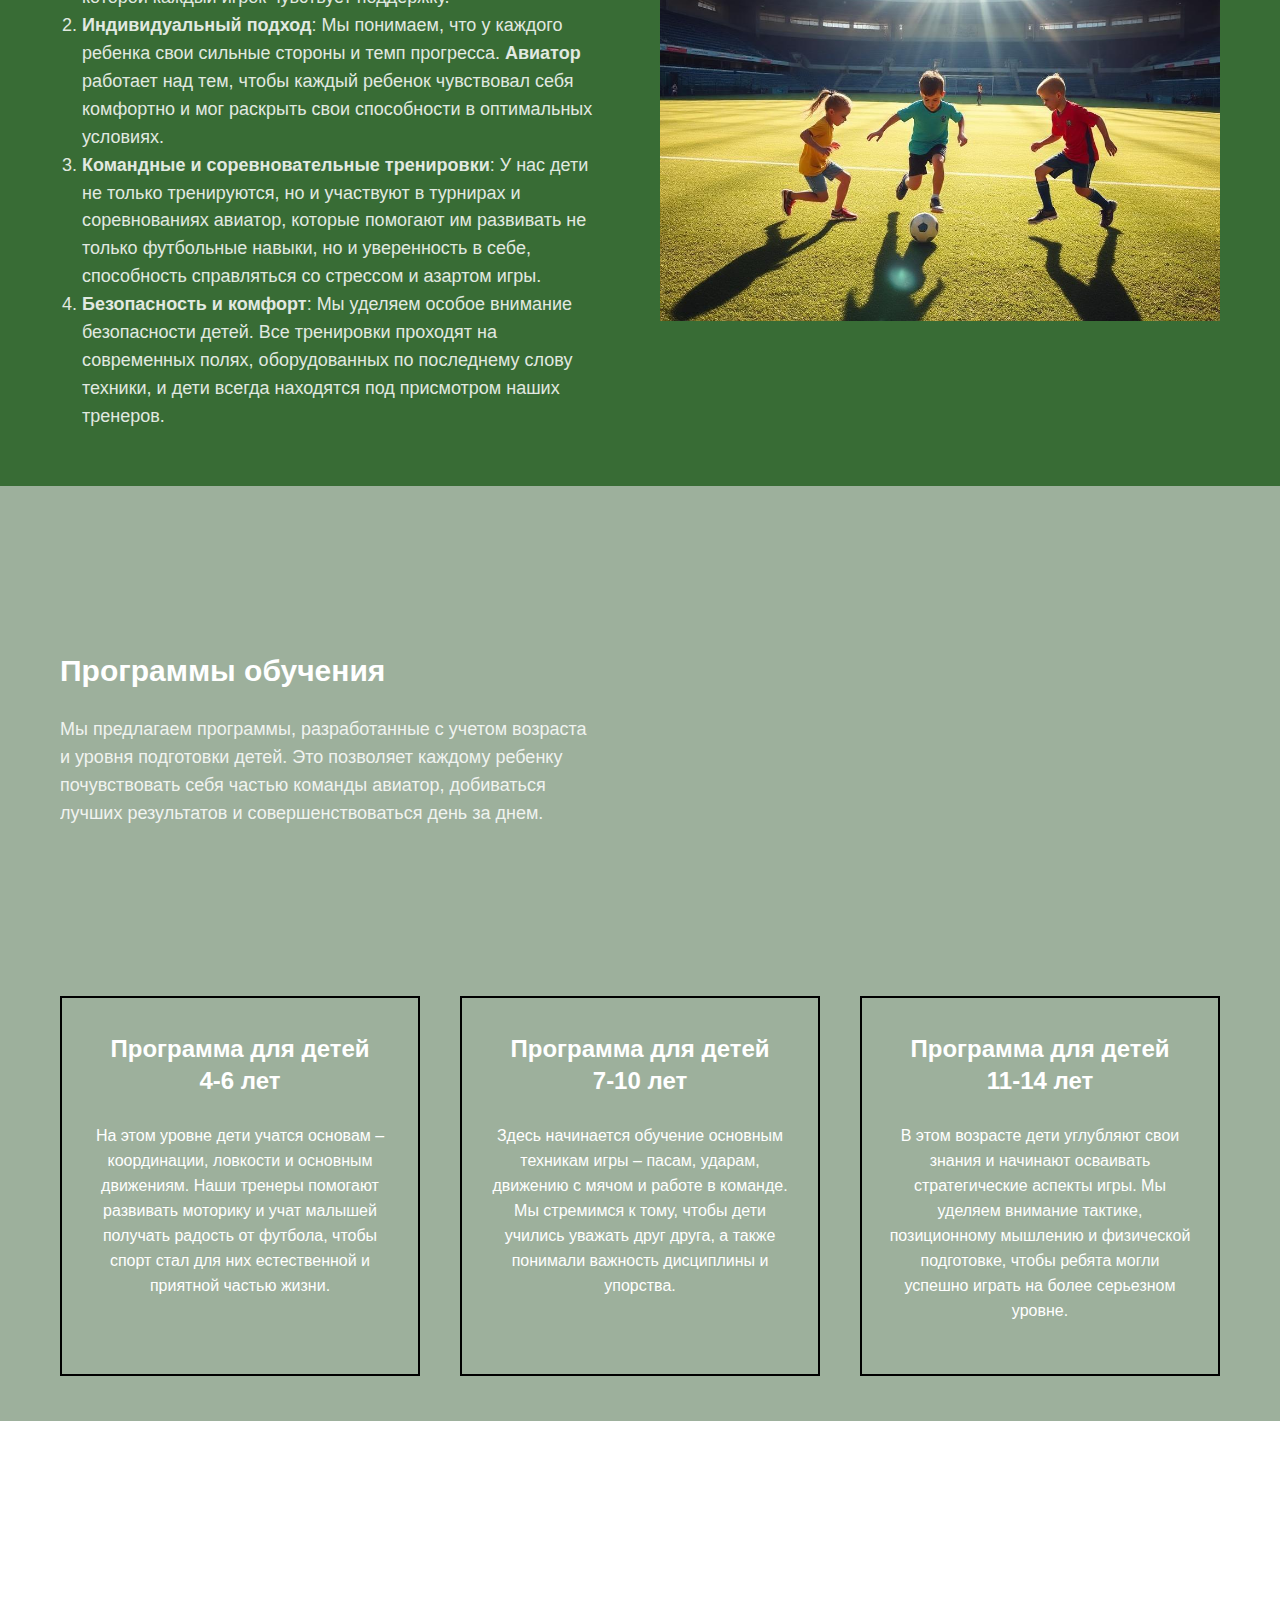
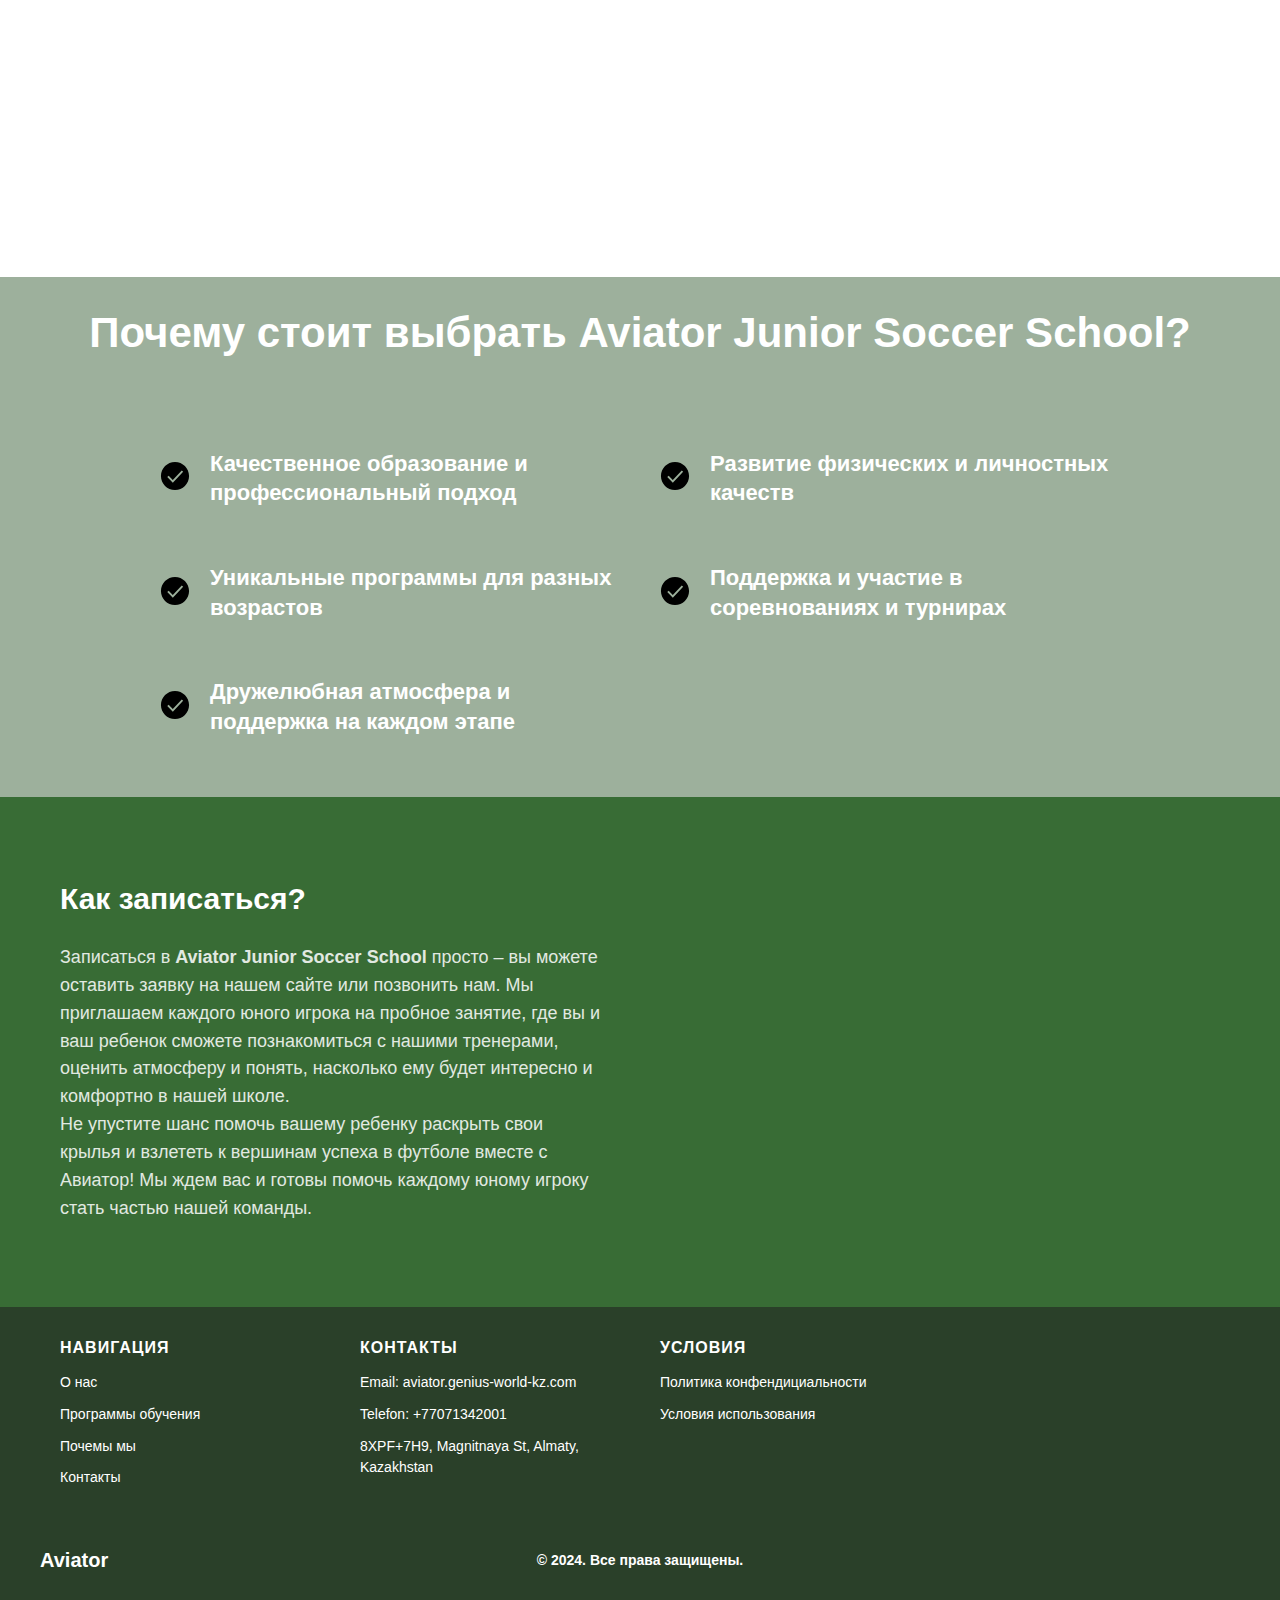
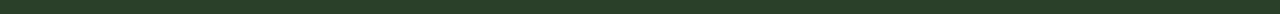
<file: index1.html>
<!DOCTYPE html>
<html>
<head>
    <meta charset="utf-8"/>
    <meta http-equiv="Content-Type" content="text/html; charset=utf-8"/>
    <meta name="viewport" content="width=device-width, initial-scale=1.0"/> <!--metatextblock--> <title>Aviator Junior
    Soccer School – Расправь крылья на футбольном поле!</title>
    <meta name="description"
          content="Авиатор – футбольную школу, где каждый ребенок получает шанс подняться на новые высоты и почувствовать себя настоящим чемпионом! Мы создали пространство, где юные спортсмены могут развиваться, совершенствовать свои навыки и узнавать больше о командной работе, дисциплине и стремлении к победам. "/>
    <meta property="og:url" content="page57746525.html"/>
    <meta property="og:title" content="Aviator Junior Soccer School – Расправь крылья на футбольном поле!"/>
    <meta property="og:description"
          content="Авиатор – футбольную школу, где каждый ребенок получает шанс подняться на новые высоты и почувствовать себя настоящим чемпионом! Мы создали пространство, где юные спортсмены могут развиваться, совершенствовать свои навыки и узнавать больше о командной работе, дисциплине и стремлении к победам. "/>
    <meta property="og:type" content="website"/>
    <meta property="og:image" content="images/tild3238-3833-4236-a533-643931623163__-__resize__504x___47.png"/>
    <link rel="canonical" href="index.html"> <!--/metatextblock-->
    <meta name="format-detection" content="telephone=no"/>
    <meta http-equiv="x-dns-prefetch-control" content="on">
    <link rel="dns-prefetch" href="https://ws.tildacdn.com">
    <link rel="apple-touch-icon" sizes="180x180" href="favicon/apple-touch-icon.png">
    <link rel="icon" type="image/png" sizes="32x32" href="favicon/favicon-96x96.png">
    <link rel="manifest" href="favicon/site.webmanifest"> <!-- Assets -->
    <script src="https://neo.tildacdn.com/js/tilda-fallback-1.0.min.js" async charset="utf-8"></script>
    <link rel="stylesheet" href="css/tilda-grid-3.0.min.css" type="text/css" media="all" onerror="this.loaderr='y';"/>
    <link rel="stylesheet" href="css/tilda-blocks-page57746525.min.css?t=1730897334" type="text/css" media="all"
          onerror="this.loaderr='y';"/>
    <link rel="stylesheet" href="css/tilda-forms-1.0.min.css" type="text/css" media="all" onerror="this.loaderr='y';"/>
    <link rel="stylesheet" href="css/tilda-cover-1.0.min.css" type="text/css" media="all" onerror="this.loaderr='y';"/>
    <link rel="stylesheet" href="css/tilda-cards-1.0.min.css" type="text/css" media="all" onerror="this.loaderr='y';"/>
    <link rel="stylesheet" href="css/fonts-tildasans.css" type="text/css" media="all" onerror="this.loaderr='y';"/>
    <script nomodule src="js/tilda-polyfill-1.0.min.js" charset="utf-8"></script>
    <script type="text/javascript">function t_onReady(func) {
        if (document.readyState != 'loading') {
            func();
        } else {
            document.addEventListener('DOMContentLoaded', func);
        }
    }

    function t_onFuncLoad(funcName, okFunc, time) {
        if (typeof window[funcName] === 'function') {
            okFunc();
        } else {
            setTimeout(function () {
                t_onFuncLoad(funcName, okFunc, time);
            }, (time || 100));
        }
    }</script>
    <script src="js/tilda-scripts-3.0.min.js" charset="utf-8" defer onerror="this.loaderr='y';"></script>
    <script src="js/tilda-blocks-page57746525.min.js?t=1730897334" charset="utf-8" async
            onerror="this.loaderr='y';"></script>
    <script src="js/lazyload-1.3.min.export.js" charset="utf-8" async onerror="this.loaderr='y';"></script>
    <script src="js/tilda-forms-1.0.min.js" charset="utf-8" async onerror="this.loaderr='y';"></script>
    <script src="js/tilda-cover-1.0.min.js" charset="utf-8" async onerror="this.loaderr='y';"></script>
    <script src="js/tilda-cards-1.0.min.js" charset="utf-8" async onerror="this.loaderr='y';"></script>
    <script src="js/tilda-paint-icons.min.js" charset="utf-8" async onerror="this.loaderr='y';"></script>
    <script src="js/tilda-events-1.0.min.js" charset="utf-8" async onerror="this.loaderr='y';"></script>
    <script type="text/javascript">window.dataLayer = window.dataLayer || [];</script>
    <script type="text/javascript">(function () {
        if ((/bot|google|yandex|baidu|bing|msn|duckduckbot|teoma|slurp|crawler|spider|robot|crawling|facebook/i.test(navigator.userAgent)) === false && typeof (sessionStorage) != 'undefined' && sessionStorage.getItem('visited') !== 'y' && document.visibilityState) {
            var style = document.createElement('style');
            style.type = 'text/css';
            style.innerHTML = '@media screen and (min-width: 980px) {.t-records {opacity: 0;}.t-records_animated {-webkit-transition: opacity ease-in-out .2s;-moz-transition: opacity ease-in-out .2s;-o-transition: opacity ease-in-out .2s;transition: opacity ease-in-out .2s;}.t-records.t-records_visible {opacity: 1;}}';
            document.getElementsByTagName('head')[0].appendChild(style);

            function t_setvisRecs() {
                var alr = document.querySelectorAll('.t-records');
                Array.prototype.forEach.call(alr, function (el) {
                    el.classList.add("t-records_animated");
                });
                setTimeout(function () {
                    Array.prototype.forEach.call(alr, function (el) {
                        el.classList.add("t-records_visible");
                    });
                    sessionStorage.setItem("visited", "y");
                }, 400);
            }

            document.addEventListener('DOMContentLoaded', t_setvisRecs);
        }
    })();</script>
</head>
<body class="t-body" style="margin:0;"><div id="original">
    <div class="wrap__btn--PxHri--section">
        <div class="main__img--l83Xf--section"><img src="images/logo.svg" alt="Logo" class="logo-img">
            <h1>Вам уже 18 лет?</h1>
            <div class="button__header--0mbZF--element"><a href="#" class="button button-yes">Да</a><a href="#" class="button button-no">Нет</a>
            </div>
        </div>
    </div>
</div> <!--allrecords-->
<div id="allrecords" data-tilda-export="yes" class="t-records" data-hook="blocks-collection-content-node"
     data-tilda-project-id="10777917" data-tilda-page-id="57746525"
     data-tilda-formskey="45872d6e7fbe66a2de443c7210777917" data-tilda-cookie="no" data-tilda-lazy="yes"
     data-tilda-root-zone="one">
    <div id="rec821888532" class="r t-rec" style="background-color:#2a4029; " data-animationappear="off"
         data-record-type="813" data-bg-color="#2a4029"> <!-- t813 --> <!-- cover -->
        <div class="t-cover" id="recorddiv821888532" bgimgfield="img" style="height:100vh;background-color: #2a4029;">
            <div class="t-cover__carrier" id="coverCarry821888532" data-content-cover-id="821888532"
                 data-content-cover-bg="" data-display-changed="true" data-content-cover-height="100vh"
                 data-content-cover-parallax="" data-content-use-image-for-mobile-cover=""
                 style="height:100vh;background-attachment:scroll; " itemscope itemtype="http://schema.org/ImageObject">
                <meta itemprop="image" content="">
            </div>
            <div class="t-cover__filter" style="height:100vh;background-color: unset;opacity: 0.4;"></div>
            <div class="t813">
                <div class="t-container">
                    <div class="t-cover__wrapper t-valign_middle" style="height:100vh">
                        <div class="t813__wrapper" data-hook-content="covercontent">
                            <div class="t813__textwrapper" data-hook-content="covercontent">
                                <div class="t-section__title t-title t-title_xs " field="title">Aviator Junior Soccer
                                    School – <br/>Расправь крылья на футбольном поле!
                                </div>
                            </div>
                            <div class="t813__col-wrapper">
                                <div class="t813__col t-col t-col_6 t-col_flex">
                                    <div class="t813__contentbox">
                                        <div class="t813__contentwrapper"><img
                                                src="images/tild3735-6661-4565-a132-313162633839__-__empty___42.png"
                                                data-original="images/tild3735-6661-4565-a132-313162633839___42.png"
                                                class="t813__img t-img"
                                                imgfield="img2"
                                                alt=""></div>
                                    </div>
                                </div>
                                <div class="t813__col t-col t-col_5 t-prefix_1 t813__nomargin t-col_flex t-align_left">
                                    <div class="t813__form-upper-text t-descr t-descr_xs" field="text">Добро пожаловать
                                        в <strong>Авиатор</strong> – футбольную школу, где каждый ребенок получает шанс
                                        подняться на новые высоты и почувствовать себя настоящим чемпионом! Мы создали
                                        пространство, где юные спортсмены могут развиваться, совершенствовать свои
                                        навыки и узнавать больше о командной работе, дисциплине и стремлении к победам.
                                        <strong>Aviator Junior Soccer School</strong> приглашает детей, которые хотят не
                                        просто заниматься футболом, а учиться раскрывать свой потенциал, развивая
                                        физическую форму, силу характера и уверенность в себе.
                                    </div>
                                    <div>
                                        <form
                                                id="form821888532" name='form821888532' role="form" action=''
                                                method='POST' data-formactiontype="0" data-inputbox=".t-input-group"
                                                class="t-form js-form-proccess t-form_inputs-total_0 t-form_bbonly"
                                                data-success-callback="t813_onSuccess">
                                            <!-- NO ONE SERVICES CONNECTED -->
                                            <div class="js-successbox t-form__successbox t-text t-text_md"
                                                 aria-live="polite"
                                                 style="display:none;"></div>
                                            <div class="t-form__inputsbox t-form__inputsbox_vertical-form t-form__inputsbox_inrow">
                                                <div class="t-form__errorbox-middle"> <!--noindex-->
                                                    <div
                                                            class="js-errorbox-all t-form__errorbox-wrapper"
                                                            style="display:none;" data-nosnippet
                                                            tabindex="-1"
                                                            aria-label="Ошибки при заполнении формы">
                                                        <ul
                                                                role="list"
                                                                class="t-form__errorbox-text t-text t-text_md">
                                                            <li class="t-form__errorbox-item js-rule-error js-rule-error-all"></li>
                                                            <li class="t-form__errorbox-item js-rule-error js-rule-error-req"></li>
                                                            <li class="t-form__errorbox-item js-rule-error js-rule-error-email"></li>
                                                            <li class="t-form__errorbox-item js-rule-error js-rule-error-name"></li>
                                                            <li class="t-form__errorbox-item js-rule-error js-rule-error-phone"></li>
                                                            <li class="t-form__errorbox-item js-rule-error js-rule-error-minlength"></li>
                                                            <li class="t-form__errorbox-item js-rule-error js-rule-error-string"></li>
                                                        </ul>
                                                    </div> <!--/noindex--> </div>
                                                <div class="t-form__submit">
                                                    <a href="#contacts"
                                                            class="t-submit"
                                                            style="color:#ffffff;background-color:#ff9e1f;border-radius:30px; -moz-border-radius:30px; -webkit-border-radius:30px;padding: 10px 60px">
                                                        Подробнее...
                                                    </a>
                                                </div>
                                            </div>
                                            <div class="t-form__errorbox-bottom"> <!--noindex-->
                                                <div
                                                        class="js-errorbox-all t-form__errorbox-wrapper"
                                                        style="display:none;" data-nosnippet
                                                        tabindex="-1"
                                                        aria-label="Ошибки при заполнении формы">
                                                    <ul
                                                            role="list"
                                                            class="t-form__errorbox-text t-text t-text_md">
                                                        <li class="t-form__errorbox-item js-rule-error js-rule-error-all"></li>
                                                        <li class="t-form__errorbox-item js-rule-error js-rule-error-req"></li>
                                                        <li class="t-form__errorbox-item js-rule-error js-rule-error-email"></li>
                                                        <li class="t-form__errorbox-item js-rule-error js-rule-error-name"></li>
                                                        <li class="t-form__errorbox-item js-rule-error js-rule-error-phone"></li>
                                                        <li class="t-form__errorbox-item js-rule-error js-rule-error-minlength"></li>
                                                        <li class="t-form__errorbox-item js-rule-error js-rule-error-string"></li>
                                                    </ul>
                                                </div> <!--/noindex--> </div>
                                        </form>
                                        <style>#rec821888532 input::-webkit-input-placeholder {
                                          color: #ffffff;
                                          opacity: 0.5;
                                        }

                                        #rec821888532 input::-moz-placeholder {
                                          color: #ffffff;
                                          opacity: 0.5;
                                        }

                                        #rec821888532 input:-moz-placeholder {
                                          color: #ffffff;
                                          opacity: 0.5;
                                        }

                                        #rec821888532 input:-ms-input-placeholder {
                                          color: #ffffff;
                                          opacity: 0.5;
                                        }

                                        #rec821888532 textarea::-webkit-input-placeholder {
                                          color: #ffffff;
                                          opacity: 0.5;
                                        }

                                        #rec821888532 textarea::-moz-placeholder {
                                          color: #ffffff;
                                          opacity: 0.5;
                                        }

                                        #rec821888532 textarea:-moz-placeholder {
                                          color: #ffffff;
                                          opacity: 0.5;
                                        }

                                        #rec821888532 textarea:-ms-input-placeholder {
                                          color: #ffffff;
                                          opacity: 0.5;
                                        }</style>
                                    </div>
                                </div>
                            </div>
                        </div>
                    </div>
                </div>
            </div>
        </div>
        <script type="text/javascript">t_onReady(function () {
            t_onFuncLoad('t813_init', function () {
                t813_init('821888532', '');
            });
        });</script>
        <style> #rec821888532 .t-section__title {
          color: #ffffff;
        }

        #rec821888532 .t-section__descr {
          color: #ffffff;
        }

        #rec821888532 .t813__form-upper-text {
          color: #ffffff;
        }</style>
        <style>#rec821888532 .t813__iframe {
          box-shadow: 0px 0px 20px rgba(0, 0, 0, 0.8);
        }</style>
    </div>
    <div id="rec821592918" class="r t-rec t-rec_pt_45 t-rec_pb_45"
         style="padding-top:45px;padding-bottom:45px;background-color:#386c35; " data-record-type="469"
         data-bg-color="#386c35"> <!-- t469 -->
        <div class="t469">
            <div class="t-container t-align_center">
                <div class="t-col t-col_8 t-prefix_2">
                    <div class="t469__title t-title t-title_lg t-margin_auto" field="title">
                        <div style="font-size: 38px;" data-customstyle="yes"><span style="color: rgb(255, 255, 255);">Наша миссия</span>
                        </div>
                    </div>
                    <div class="t-divider t469__line t-margin_auto" style=" "></div>
                    <div class="t469__descr t-descr t-descr_md t-margin_auto" field="descr"><strong
                            style="color: rgb(255, 255, 255);">Aviator Junior Soccer School</strong><span
                            style="color: rgb(255, 255, 255);"> существует для того, чтобы вдохновлять детей и помогать им раскрывать свои возможности. Мы верим, что спорт — это не только игра, но и важный элемент личностного роста. Наша школа дает детям знания и навыки, которые пригодятся не только на футбольном поле, но и в жизни. Благодаря опытным тренерам и дружелюбной атмосфере, наши ученики учатся побеждать, уважать соперников и поддерживать своих товарищей по команде.</span>
                    </div>
                </div>
            </div>
        </div>
    </div>
    <div id="rec821424953" class="r t-rec t-rec_pt_45 t-rec_pb_45"
         style="padding-top:45px;padding-bottom:45px;background-color:#386c35; " data-record-type="180"
         data-bg-color="#386c35"> <!-- T165 -->
        <div class="t165">
            <div class="t-container">
                <div class="t165__col-top t-col t-col_6 t165__vmiddle t165__left">
                    <div class="t165__textwrapper">
                        <div class="t165__title t-heading t-heading_md" field="title"><p style="text-align: center;">
                            <span style="color: rgb(255, 255, 255);">Что мы предлагаем?</span></p></div>
                        <div class="t165__text t-text t-text_sm" field="text">
                            <ol>
                                <li data-list="ordered" style="color: rgb(255, 255, 255);"><strong
                                        style="color: rgb(255, 255, 255);">Опытные тренеры</strong><span
                                        style="color: rgb(255, 255, 255);">: Все наши тренеры – это профессионалы, которые отлично понимают, как работать с детьми. Они помогают каждому ребенку почувствовать себя уверенно и развиваться на индивидуальном уровне. Наши тренеры делятся своим опытом, создавая атмосферу, в которой каждый игрок чувствует поддержку.</span>
                                </li>
                                <li data-list="ordered" style="color: rgb(255, 255, 255);"><strong
                                        style="color: rgb(255, 255, 255);">Индивидуальный подход</strong><span
                                        style="color: rgb(255, 255, 255);">: Мы понимаем, что у каждого ребенка свои сильные стороны и темп прогресса. </span><strong
                                        style="color: rgb(255, 255, 255);">Авиатор</strong><span
                                        style="color: rgb(255, 255, 255);"> работает над тем, чтобы каждый ребенок чувствовал себя комфортно и мог раскрыть свои способности в оптимальных условиях.</span>
                                </li>
                                <li data-list="ordered" style="color: rgb(255, 255, 255);"><strong
                                        style="color: rgb(255, 255, 255);">Командные и соревновательные
                                    тренировки</strong><span style="color: rgb(255, 255, 255);">: У нас дети не только тренируются, но и участвуют в турнирах и соревнованиях авиатор, которые помогают им развивать не только футбольные навыки, но и уверенность в себе, способность справляться со стрессом и азартом игры.</span>
                                </li>
                                <li data-list="ordered" style="color: rgb(255, 255, 255);"><strong
                                        style="color: rgb(255, 255, 255);">Безопасность и комфорт</strong><span
                                        style="color: rgb(255, 255, 255);">: Мы уделяем особое внимание безопасности детей. Все тренировки проходят на современных полях, оборудованных по последнему слову техники, и дети всегда находятся под присмотром наших тренеров.</span>
                                </li>
                            </ol>
                        </div>
                    </div>
                </div>
                <div class="t-col t-col_6 t165__vmiddle t165__left"><img class="t165__img t-img"
                                                                         src="images/tild3238-3833-4236-a533-643931623163__-__empty___47.png"
                                                                         data-original="images/tild3238-3833-4236-a533-643931623163___47.png"
                                                                         imgfiled="img"
                                                                         alt=""></div>
            </div>
        </div>
    </div>
    <div id="rec821424951" class="r t-rec t-rec_pt_45 t-rec_pb_45"
         style="padding-top:45px;padding-bottom:45px;background-color:#9db09c; " data-record-type="180"
         data-bg-color="#9db09c"> <!-- T165 -->
        <div class="t165" id="programs">
            <div class="t-container">
                <div class="t165__col-top t-col t-col_6 t165__vmiddle t165__left">
                    <div class="t165__textwrapper">
                        <div class="t165__title t-heading t-heading_md" field="title"><span
                                style="color: rgb(255, 255, 255);">Программы обучения</span></div>
                        <div class="t165__text t-text t-text_sm" field="text"><span style="color: rgb(255, 255, 255);">Мы предлагаем программы, разработанные с учетом возраста и уровня подготовки детей. Это позволяет каждому ребенку почувствовать себя частью команды авиатор, добиваться лучших результатов и совершенствоваться день за днем.</span>
                        </div>
                    </div>
                </div>
                <div class="t-col t-col_6 t165__vmiddle t165__left"><img class="t165__img t-img"
                                                                         src="images/tild6630-6461-4066-b530-393538386236__-__empty___43.png"
                                                                         data-original="images/tild6630-6461-4066-b530-393538386236___43.png"
                                                                         imgfiled="img"
                                                                         alt=""></div>
            </div>
        </div>
    </div>
    <div id="rec821595432" class="r t-rec t-rec_pt_0 t-rec_pb_45"
         style="padding-top:0px;padding-bottom:45px;background-color:#9db09c; " data-record-type="1032"
         data-bg-color="#9db09c"> <!-- t1032 -->
        <div class="t1032" data-display-changed="true">
            <div class="t-container t-card__container">
                <div class="t1032__row">
                    <div class="t1032__col t-item t-card__col t-card__col_withoutbtn t-col t-col_4 t1032__col">
                        <div class="t1032__content" style="border-color: #000000;border-width: 2px;">
                            <div class="t1032__wrapper">
                                <div class="t-card__title t-name t-name_xl" field="li_title__1184766518820"><strong
                                        style="color: rgb(255, 255, 255);">Программа для детей </strong><br/><strong
                                        style="color: rgb(255, 255, 255);">4-6 лет</strong></div>
                                <div class="t-card__descr t-text" field="li_descr__1184766518820"><span
                                        style="color: rgb(255, 255, 255);">На этом уровне дети учатся основам – координации, ловкости и основным движениям. Наши тренеры помогают развивать моторику и учат малышей получать радость от футбола, чтобы спорт стал для них естественной и приятной частью жизни.</span>
                                </div>
                            </div>
                        </div>
                    </div>
                    <div class="t1032__col t-item t-card__col t-card__col_withoutbtn t-col t-col_4 t1032__col">
                        <div class="t1032__content" style="border-color: #000000;border-width: 2px;">
                            <div class="t1032__wrapper">
                                <div class="t-card__title t-name t-name_xl" field="li_title__1184766518821"><strong
                                        style="color: rgb(255, 255, 255);">Программа для детей </strong><br/><strong
                                        style="color: rgb(255, 255, 255);">7-10 лет</strong></div>
                                <div class="t-card__descr t-text" field="li_descr__1184766518821"><span
                                        style="color: rgb(255, 255, 255);">Здесь начинается обучение основным техникам игры – пасам, ударам, движению с мячом и работе в команде. Мы стремимся к тому, чтобы дети учились уважать друг друга, а также понимали важность дисциплины и упорства.</span>
                                </div>
                            </div>
                        </div>
                    </div>
                    <div class="t1032__col t-item t-card__col t-card__col_withoutbtn t-col t-col_4 t1032__col">
                        <div class="t1032__content" style="border-color: #000000;border-width: 2px;">
                            <div class="t1032__wrapper">
                                <div class="t-card__title t-name t-name_xl" field="li_title__1184766518822"><strong
                                        style="color: rgb(255, 255, 255);">Программа для детей </strong><br/><strong
                                        style="color: rgb(255, 255, 255);">11-14 лет</strong></div>
                                <div class="t-card__descr t-text" field="li_descr__1184766518822"><span
                                        style="color: rgb(255, 255, 255);">В этом возрасте дети углубляют свои знания и начинают осваивать стратегические аспекты игры. Мы уделяем внимание тактике, позиционному мышлению и физической подготовке, чтобы ребята могли успешно играть на более серьезном уровне.</span>
                                </div>
                            </div>
                        </div>
                    </div>
                </div>
            </div>
        </div>
        <script type="text/javascript">t_onReady(function () {
            var rec = document.getElementById('rec821595432');
            if (!rec) return;
            t_onFuncLoad('t1032_init', function () {
                t1032_init('821595432');
            });
            t_onFuncLoad('t1032_unifyHeights', function () {
                t1032_unifyHeights('821595432');
            });
            if (typeof jQuery !== 'undefined') {
                $('.t1032').on('displayChanged', function () {
                    t1032_unifyHeights('821595432');
                });
            } else {
                var wrapperBlock = rec.querySelector('.t1032');
                if (wrapperBlock) {
                    t_onFuncLoad('t1032_unifyHeights', function () {
                        wrapperBlock.addEventListener('displayChanged', function () {
                            t1032_unifyHeights('821595432');
                        });
                    });
                }
            }
            window.addEventListener('resize', function () {
                t_onFuncLoad('t1032_unifyHeights', function () {
                    t1032_unifyHeights('821595432');
                });
            });
            window.addEventListener('load', function () {
                t_onFuncLoad('t1032_unifyHeights', function () {
                    t1032_unifyHeights('821595432');
                });
            });
        });</script>
    </div>
    <div id="rec821424950" class="r t-rec t-rec_pt_45 t-rec_pb_45" style="padding-top:45px;padding-bottom:45px; "
         data-record-type="248"> <!-- T220 -->
        <div class="t220">
            <div class="t-container ">
                <div class="t-col t-col_8 t-prefix_2">
                    <div class="t220__textwrapper" style="background-color:#9db09c;">
                        <div style="">
                            <div class="t220__title t-heading t-heading_sm" field="title"><p
                                    style="text-align: center;"><span
                                    style="color: rgb(255, 255, 255);">Наша философия</span></p></div>
                            <div field="text" class="t220__text t-text t-text_md "><span
                                    style="color: rgb(255, 255, 255);">Мы верим, что футбол – это отличный способ научить детей важным жизненным качествам: уважению к сопернику, честности и умению работать в команде. </span><strong
                                    style="color: rgb(255, 255, 255);">Авиатор</strong><span
                                    style="color: rgb(255, 255, 255);"> помогает детям почувствовать себя частью большого мира спорта, где каждый игрок важен и нужен команде. Наша школа – это место, где дети могут найти настоящих друзей, научиться преодолевать трудности и стать лучше, как на поле, так и за его пределами.</span>
                            </div>
                        </div>
                    </div>
                </div>
            </div>
        </div>
    </div>
    <div id="rec821899261" class="r t-rec t-rec_pt_30 t-rec_pb_60"
         style="padding-top:30px;padding-bottom:60px;background-color:#9db09c; " data-animationappear="off"
         data-record-type="841" data-bg-color="#9db09c"> <!-- t841 --> <!-- a11y vars -->
        <div class="t841" id="about">
            <div class="t-section__container t-container t-container_flex">
                <div class="t-col t-col_12 ">
                    <div
                            class="t-section__title t-title t-title_xs t-align_center t-margin_auto"
                            field="btitle"><span style="color: rgb(255, 255, 255);">Почему стоит выбрать Aviator Junior Soccer School?</span>
                    </div>
                </div>
            </div>
            <style>.t-section__descr {
              max-width: 560px;
            }

            #rec821899261 .t-section__title {
              margin-bottom: 90px;
            }

            #rec821899261 .t-section__descr {
            }

            @media screen and (max-width: 960px) {
              #rec821899261 .t-section__title {
                margin-bottom: 45px;
              }
            }</style>
            <div class="t841__container t-card__container t-container">
                <div class="t841__col t-col t-col_5 t-prefix_1 t841__col_first t-item">
                    <div class="t-card__col t-card__col_withoutbtn">
                        <div class="t-cell t-valign_middle">
                            <div class="t841__imgwrapper" style="width:30px;"><img class="t841__img t-img"
                                                                                   src="images/lib__icons__bullets__check5.svg"
                                                                                   imgfield="li_img__2352642173460"
                                                                                   data-original="images/lib__icons__bullets__check5.svg"
                                                                                   alt=""></div>
                        </div>
                        <div class="t841__textwrapper t-cell t-valign_middle">
                            <div class="t-card__title t-name t-name_lg" field="li_title__2352642173460"><strong
                                    style="color: rgb(255, 255, 255);">Качественное образование и профессиональный
                                подход</strong></div>
                        </div>
                    </div>
                </div>
                <div class="t841__col t-col t-col_5 t-item">
                    <div class="t-card__col t-card__col_withoutbtn">
                        <div class="t-cell t-valign_middle">
                            <div class="t841__imgwrapper" style="width:30px;"><img class="t841__img t-img"
                                                                                   src="images/lib__icons__bullets__check5.svg"
                                                                                   imgfield="li_img__2352642173461"
                                                                                   data-original="images/lib__icons__bullets__check5.svg"
                                                                                   alt=""></div>
                        </div>
                        <div class="t841__textwrapper t-cell t-valign_middle">
                            <div class="t-card__title t-name t-name_lg" field="li_title__2352642173461"><strong
                                    style="color: rgb(255, 255, 255);">Развитие физических и личностных качеств</strong>
                            </div>
                        </div>
                    </div>
                </div>
                <div class="t-clear t841__separator" style=""></div>
                <div class="t841__col t-col t-col_5 t-prefix_1 t-item">
                    <div class="t-card__col t-card__col_withoutbtn">
                        <div class="t-cell t-valign_middle">
                            <div class="t841__imgwrapper" style="width:30px;"><img class="t841__img t-img"
                                                                                   src="images/lib__icons__bullets__check5.svg"
                                                                                   imgfield="li_img__2352642173462"
                                                                                   data-original="images/lib__icons__bullets__check5.svg"
                                                                                   alt=""></div>
                        </div>
                        <div class="t841__textwrapper t-cell t-valign_middle">
                            <div class="t-card__title t-name t-name_lg" field="li_title__2352642173462"><strong
                                    style="color: rgb(255, 255, 255);">Уникальные программы для разных
                                возрастов</strong></div>
                        </div>
                    </div>
                </div>
                <div class="t841__col t-col t-col_5 t-item">
                    <div class="t-card__col t-card__col_withoutbtn">
                        <div class="t-cell t-valign_middle">
                            <div class="t841__imgwrapper" style="width:30px;"><img class="t841__img t-img"
                                                                                   src="images/lib__icons__bullets__check5.svg"
                                                                                   imgfield="li_img__2352642173463"
                                                                                   data-original="images/lib__icons__bullets__check5.svg"
                                                                                   alt=""></div>
                        </div>
                        <div class="t841__textwrapper t-cell t-valign_middle">
                            <div class="t-card__title t-name t-name_lg" field="li_title__2352642173463"><strong
                                    style="color: rgb(255, 255, 255);">Поддержка и участие в соревнованиях и
                                турнирах</strong></div>
                        </div>
                    </div>
                </div>
                <div class="t-clear t841__separator" style=""></div>
                <div class="t841__col t-col t-col_5 t-prefix_1 t-item">
                    <div class="t-card__col t-card__col_withoutbtn">
                        <div class="t-cell t-valign_middle">
                            <div class="t841__imgwrapper" style="width:30px;"><img class="t841__img t-img"
                                                                                   src="images/lib__icons__bullets__check5.svg"
                                                                                   imgfield="li_img__2352642173464"
                                                                                   data-original="images/lib__icons__bullets__check5.svg"
                                                                                   alt=""></div>
                        </div>
                        <div class="t841__textwrapper t-cell t-valign_middle">
                            <div class="t-card__title t-name t-name_lg" field="li_title__2352642173464"><strong
                                    style="color: rgb(255, 255, 255);">Дружелюбная атмосфера и поддержка на каждом
                                этапе</strong></div>
                        </div>
                    </div>
                </div>
            </div>
        </div>
        <script>t_onReady(function () {
            t_onFuncLoad('t841_init', function () {
                t841_init('821899261');
            });
            t_onFuncLoad('t__paintIcons', function () {
                t__paintIcons('821899261', '.t841__img, .t841__bgimg');
            });
        });</script>
    </div>
    <div id="rec821430528" class="r t-rec t-rec_pt_45 t-rec_pb_45"
         style="padding-top:45px;padding-bottom:45px;background-color:#386c35; " data-record-type="180"
         data-bg-color="#386c35"> <!-- T165 -->
        <div class="t165">
            <div class="t-container">
                <div class="t165__col-top t-col t-col_6 t165__vmiddle t165__left">
                    <div class="t165__textwrapper">
                        <div class="t165__title t-heading t-heading_md" field="title"><span
                                style="color: rgb(255, 255, 255);">Как записаться?</span></div>
                        <div class="t165__text t-text t-text_sm" field="text"><span style="color: rgb(255, 255, 255);">Записаться в </span><strong
                                style="color: rgb(255, 255, 255);">Aviator Junior Soccer School</strong><span
                                style="color: rgb(255, 255, 255);"> просто – вы можете оставить заявку на нашем сайте или позвонить нам. Мы приглашаем каждого юного игрока на пробное занятие, где вы и ваш ребенок сможете познакомиться с нашими тренерами, оценить атмосферу и понять, насколько ему будет интересно и комфортно в нашей школе.</span><br/><span
                                style="color: rgb(255, 255, 255);">Не упустите шанс помочь вашему ребенку раскрыть свои крылья и взлететь к вершинам успеха в футболе вместе с Авиатор! Мы ждем вас и готовы помочь каждому юному игроку стать частью нашей команды.</span>
                        </div>
                    </div>
                </div>
                <div class="t-col t-col_6 t165__vmiddle t165__left"><img class="t165__img t-img"
                                                                         src="images/tild6535-6636-4738-b230-316631353865__-__empty___48.png"
                                                                         data-original="images/tild6535-6636-4738-b230-316631353865___48.png"
                                                                         imgfiled="img"
                                                                         alt=""></div>
            </div>
        </div>
    </div>
    <div id="rec821902602" class="r t-rec t-rec_pt_30 t-rec_pb_30"
         style="padding-top:30px;padding-bottom:30px;background-color:#2a4029; " data-animationappear="off"
         data-record-type="344" data-bg-color="#2a4029"> <!-- T344 -->
        <div class="t344" id="contact">
            <div class="t-container t-align_left">
                <div class="t344__col t-col t-col_3">
                    <div class="t344__title t-name t-name_xs t344__title_uppercase" field="title"><span
                            style="color: rgb(255, 255, 255);">Навигация</span></div>
                    <div class="t344__descr t-descr t-descr_xxs" field="descr">
                        <ul>
                            <li data-list="bullet">О нас</li>
                            <li data-list="bullet" style="color: rgb(255, 255, 255);"><a
                                    href="#programs"
                                    style="color: rgb(255, 255, 255);">Программы обучения</a>
                            </li>
                            <li data-list="bullet" style="color: rgb(255, 255, 255);"><a
                                    href="#about"
                                    style="color: rgb(255, 255, 255);">Почемы мы</a></li>
                            <li data-list="bullet" style="color: rgb(255, 255, 255);"><a
                                    href="#contact"
                                    style="color: rgb(255, 255, 255);">Контакты</a>
                            </li>
                        </ul>
                    </div>
                </div>
                <div class="t344__col t-col t-col_3">
                    <div class="t344__title t-name t-name_xs t344__title_uppercase" field="title2"><span
                            style="color: rgb(255, 255, 255);">Контакты</span></div>
                    <div class="t344__descr t-descr t-descr_xxs" field="descr2">
                        <ul>
                            <li data-list="bullet">Email: aviator.genius-world-kz.com</li>
                            <li data-list="bullet">Telefon: +77071342001</li>
                            <li data-list="bullet">8XPF+7H9, Magnitnaya St, Almaty, Kazakhstan</li>
                        </ul>
                    </div>
                </div>
                <div class="t344__floatbeaker_lr3"></div>
                <div class="t344__col t-col t-col_3">
                    <div class="t344__title t-name t-name_xs t344__title_uppercase" field="title3"><span
                            style="color: rgb(255, 255, 255);">Условия</span></div>
                    <div class="t344__descr t-descr t-descr_xxs" field="descr3">
                        <ul>
                            <li data-list="bullet" style="color: rgb(255, 255, 255);"><a href="policy.html"
                                    style="color: rgb(255, 255, 255);">Политика конфендициальности</a></li>
                            <li data-list="bullet" style="color: rgb(255, 255, 255);"><a href="terms.html"
                                    style="color: rgb(255, 255, 255);">Условия использования</a></li>
                        </ul>
                    </div>
                </div>
                <div class="t344__col t-col t-col_3"></div>
            </div>
        </div>
        <style>#rec821902602 .t344__title {
          color: #525252;
        }

        #rec821902602 .t344__descr {
          color: #ffffff;
        }</style>
        <style> #rec821902602 .t344__title {
          text-transform: uppercase;
        }</style>
    </div>
    <div id="rec821424956" class="r t-rec t-rec_pt_0 t-rec_pb_15"
         style="padding-top:0px;padding-bottom:15px;background-color:#2a4029; " data-record-type="463"
         data-bg-color="#2a4029"> <!-- T463 -->
        <div class="t463" id="t-footer_821424956">
            <div class="t463__maincontainer ">
                <div class="t463__content" style="">
                    <div class="t463__colwrapper">
                        <div class="t463__col"><a class="t463__link" href="index.html">
                            <div class="t463__logo t-title" field="title"><span style="color: rgb(255, 255, 255);">Aviator</span>
                            </div>
                        </a></div>
                        <div class="t463__col t463__col_center t-align_center">
                            <div class="t463__typo t463__copyright t-name t-name_xs" field="text">
                                <div>© 2024. Все права защищены.</div>
                            </div>
                        </div>
                        <div class="t463__col t-align_right"></div>
                    </div>
                </div>
            </div>
        </div>
        <style>#rec821424956 .t463__copyright {
          color: #ffffff;
        }</style>
        <style> #rec821424956 .t463__link {
          font-size: 20px;
          color: #ffffff;
          font-weight: 600;
        }

        #rec821424956 .t463__logo {
          font-size: 20px;
          color: #ffffff;
          font-weight: 600;
        }</style>
    </div>
</div> <!--/allrecords-->
<script type="text/javascript">
window.tildastatcookie = 'no';
setTimeout(function () {
    (function (d, w, k, o, g) {
        var n = d.getElementsByTagName(o)[0], s = d.createElement(o), f = function () {
            n.parentNode.insertBefore(s, n);
        };
        s.type = "text/javascript";
        s.async = true;
        s.key = k;
        s.id = "tildastatscript";
        s.src = g;
        if (w.opera == "[object Opera]") {
            d.addEventListener("DOMContentLoaded", f, false);
        } else {
            f();
        }
    })(document, window, 'b21c9813a8a53cde931e9dfa61f56bbd', 'script', 'js/tilda-stat-1.0.min.js');
}, 2000);</script>
</body>
<script type="application/ld+json">
    {
        "@context": "https://schema.org",
        "@type": "Organization",
        "name": "Aviator Junior Soccer School",
        "url": "",
        "logo": "/favicon/favicon.ico"
    }
</script>
<script type="application/ld+json">
    {
        "@context": "https://schema.org",
        "@type": "WPHeader",
        "headline": "Aviator Junior Soccer School",
        "description": "Авиатор – футбольную школу, где каждый ребенок получает шанс подняться на новые высоты и почувствовать себя настоящим чемпионом! Мы создали пространство, где юные спортсмены могут развиваться, совершенствовать свои навыки и узнавать больше о командной работе, дисциплине и стремлении к победам.",
        "publisher": {
            "@type": "Organization",
            "name": "Aviator Junior Soccer School",
            "logo": {
                "@type": "ImageObject",
                "url": "/favicon/favicon.ico"
            }
        }
    }
</script>
<script type="application/ld+json">
    {
        "@context": "https://schema.org",
        "@type": "WebPage",
        "name": "Aviator Junior Soccer School",
        "description": "Авиатор – футбольную школу, где каждый ребенок получает шанс подняться на новые высоты и почувствовать себя настоящим чемпионом! Мы создали пространство, где юные спортсмены могут развиваться, совершенствовать свои навыки и узнавать больше о командной работе, дисциплине и стремлении к победам.",
        "publisher": {
            "@type": "Organization",
            "name": "Aviator Junior Soccer School"
        },
        "license": "A license document that applies to this content, typically indicated by URL"
    }
</script>
<script type="application/ld+json">
    {
        "@context": "https://schema.org",
        "@type": "SiteNavigationElement",
        "name": "Main Navigation",
        "url": "",
        "hasPart": [
            {
                "@type": "WebPage",
                "name": "Home",
                "url": ""
            },
            {
                "@type": "WebPage",
                "name": "Policy",
                "url": "/policy.html"
            },
            {
                "@type": "WebPage",
                "name": "Terms of Conditions",
                "url": "/terms.html"
            }
        ]
    }
</script>
</html>
</file>
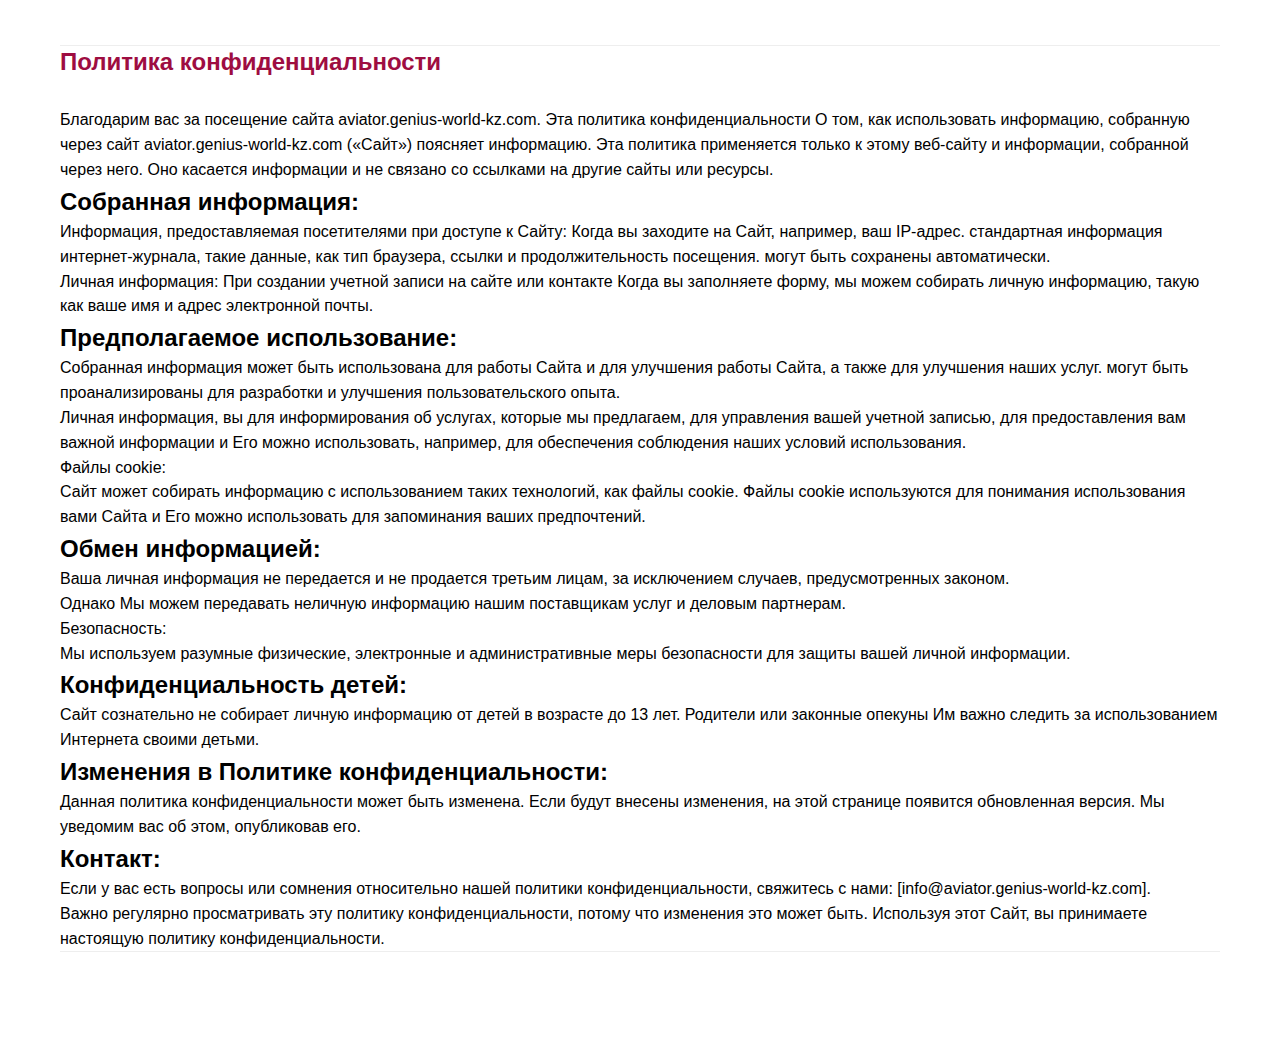
<file: policy.html>
<!DOCTYPE html>
<html>
<head>
    <meta charset="utf-8"/>
    <meta http-equiv="Content-Type" content="text/html; charset=utf-8"/>
    <meta name="viewport" content="width=device-width, initial-scale=1.0"/> <!--metatextblock--> <title>Aviator Junior
    Soccer School – Расправь крылья на футбольном поле!</title>
    <meta name="description"
          content="Авиатор – футбольную школу, где каждый ребенок получает шанс подняться на новые высоты и почувствовать себя настоящим чемпионом! Мы создали пространство, где юные спортсмены могут развиваться, совершенствовать свои навыки и узнавать больше о командной работе, дисциплине и стремлении к победам. "/>
    <meta property="og:url" content="page57746525.html"/>
    <meta property="og:title" content="Aviator Junior Soccer School – Расправь крылья на футбольном поле!"/>
    <meta property="og:description"
          content="Авиатор – футбольную школу, где каждый ребенок получает шанс подняться на новые высоты и почувствовать себя настоящим чемпионом! Мы создали пространство, где юные спортсмены могут развиваться, совершенствовать свои навыки и узнавать больше о командной работе, дисциплине и стремлении к победам. "/>
    <meta property="og:type" content="website"/>
    <meta property="og:image" content="images/tild3238-3833-4236-a533-643931623163__-__resize__504x___47.png"/>
    <link rel="canonical" href="index.html"> <!--/metatextblock-->
    <meta name="format-detection" content="telephone=no"/>
    <meta http-equiv="x-dns-prefetch-control" content="on">
    <link rel="dns-prefetch" href="https://ws.tildacdn.com">
    <link rel="apple-touch-icon" sizes="180x180" href="favicon/apple-touch-icon.png">
    <link rel="icon" type="image/png" sizes="32x32" href="favicon/favicon-96x96.png">
    <link rel="manifest" href="favicon/site.webmanifest"> <!-- Assets -->
    <script src="https://neo.tildacdn.com/js/tilda-fallback-1.0.min.js" async charset="utf-8"></script>
    <link rel="stylesheet" href="css/tilda-grid-3.0.min.css" type="text/css" media="all" onerror="this.loaderr='y';"/>
    <link rel="stylesheet" href="css/tilda-blocks-page57746525.min.css?t=1730897334" type="text/css" media="all"
          onerror="this.loaderr='y';"/>
    <link rel="stylesheet" href="css/tilda-forms-1.0.min.css" type="text/css" media="all" onerror="this.loaderr='y';"/>
    <link rel="stylesheet" href="css/tilda-cover-1.0.min.css" type="text/css" media="all" onerror="this.loaderr='y';"/>
    <link rel="stylesheet" href="css/tilda-cards-1.0.min.css" type="text/css" media="all" onerror="this.loaderr='y';"/>
    <link rel="stylesheet" href="css/fonts-tildasans.css" type="text/css" media="all" onerror="this.loaderr='y';"/>
    <script nomodule src="js/tilda-polyfill-1.0.min.js" charset="utf-8"></script>
    <script type="text/javascript">function t_onReady(func) {
        if (document.readyState != 'loading') {
            func();
        } else {
            document.addEventListener('DOMContentLoaded', func);
        }
    }

    function t_onFuncLoad(funcName, okFunc, time) {
        if (typeof window[funcName] === 'function') {
            okFunc();
        } else {
            setTimeout(function () {
                t_onFuncLoad(funcName, okFunc, time);
            }, (time || 100));
        }
    }</script>
    <script src="js/tilda-scripts-3.0.min.js" charset="utf-8" defer onerror="this.loaderr='y';"></script>
    <script src="js/tilda-blocks-page57746525.min.js?t=1730897334" charset="utf-8" async
            onerror="this.loaderr='y';"></script>
    <script src="js/lazyload-1.3.min.export.js" charset="utf-8" async onerror="this.loaderr='y';"></script>
    <script src="js/tilda-forms-1.0.min.js" charset="utf-8" async onerror="this.loaderr='y';"></script>
    <script src="js/tilda-cover-1.0.min.js" charset="utf-8" async onerror="this.loaderr='y';"></script>
    <script src="js/tilda-cards-1.0.min.js" charset="utf-8" async onerror="this.loaderr='y';"></script>
    <script src="js/tilda-paint-icons.min.js" charset="utf-8" async onerror="this.loaderr='y';"></script>
    <script src="js/tilda-events-1.0.min.js" charset="utf-8" async onerror="this.loaderr='y';"></script>
    <script type="text/javascript">window.dataLayer = window.dataLayer || [];</script>
    <script type="text/javascript">(function () {
        if ((/bot|google|yandex|baidu|bing|msn|duckduckbot|teoma|slurp|crawler|spider|robot|crawling|facebook/i.test(navigator.userAgent)) === false && typeof (sessionStorage) != 'undefined' && sessionStorage.getItem('visited') !== 'y' && document.visibilityState) {
            var style = document.createElement('style');
            style.type = 'text/css';
            style.innerHTML = '@media screen and (min-width: 980px) {.t-records {opacity: 0;}.t-records_animated {-webkit-transition: opacity ease-in-out .2s;-moz-transition: opacity ease-in-out .2s;-o-transition: opacity ease-in-out .2s;transition: opacity ease-in-out .2s;}.t-records.t-records_visible {opacity: 1;}}';
            document.getElementsByTagName('head')[0].appendChild(style);

            function t_setvisRecs() {
                var alr = document.querySelectorAll('.t-records');
                Array.prototype.forEach.call(alr, function (el) {
                    el.classList.add("t-records_animated");
                });
                setTimeout(function () {
                    Array.prototype.forEach.call(alr, function (el) {
                        el.classList.add("t-records_visible");
                    });
                    sessionStorage.setItem("visited", "y");
                }, 400);
            }

            document.addEventListener('DOMContentLoaded', t_setvisRecs);
        }
    })();</script>
</head>
<body class="t-body" style="margin:0;"> <!--allrecords-->
<div id="allrecords" data-tilda-export="yes" class="t-records" data-hook="blocks-collection-content-node"
     data-tilda-project-id="10581919" data-tilda-page-id="54797911"
     data-tilda-formskey="9717782c923daea6bb947eae10581919" data-tilda-cookie="no" data-tilda-lazy="yes"
     data-tilda-project-lang="EN" data-tilda-root-zone="one">
    <div id="rec797620690" class="r t-rec t-rec_pt_45 t-rec_pb_90" style="padding-top:45px;padding-bottom:90px; "
         data-animationappear="off" data-record-type="585"><!-- T585 -->
        <div class="t585">
            <div class="t-container">
                <div class="t-col t-col_12 ">
                    <div class="t585__accordion" data-accordion="false" data-scroll-to-expanded="false">
                        <div class="t585__wrapper">
                            <div class="t585__header t585__opened" style="border-top: 1px solid #eee;margin-bottom: 30px;">
                                <span class="t585__title t-name t-name_xl" field="li_title__4303175426422"><strong
                                        style="color: rgb(158, 13, 65);">Политика конфиденциальности</strong></span><span
                                    class="t585__circle" style="background-color: #eee;"></span></span>
                            </div>
                            <div class="t585__content"
                                 id="accordion1_797620690"
                                 style="display:block">
                                <div class="t585__textwrapper">
                                    <div class="t585__text t-descr t-descr_xs" field="li_descr__4303175426422">
                                        <p>Благодарим вас за посещение сайта aviator.genius-world-kz.com. Эта политика конфиденциальности
                                            О том, как использовать информацию, собранную через сайт aviator.genius-world-kz.com («Сайт»)
                                            поясняет информацию. Эта политика применяется только к этому веб-сайту и информации, собранной через
                                            него.
                                            Оно касается информации и не связано со ссылками на другие сайты или ресурсы.</p>
                                        <h2>
                                            Собранная информация:</h2>
                                        <p>
                                            Информация, предоставляемая посетителями при доступе к Сайту: Когда вы заходите на Сайт, например, ваш
                                            IP-адрес.
                                            стандартная информация интернет-журнала, такие данные, как тип браузера, ссылки и продолжительность
                                            посещения.
                                            могут быть сохранены автоматически.<br>Личная информация: При создании учетной записи на сайте или
                                            контакте
                                            Когда вы заполняете форму, мы можем собирать личную информацию, такую ​​как ваше имя и адрес электронной
                                            почты.<br>
                                        </p>
                                        <h2>Предполагаемое использование:</h2>
                                        <p>
                                            Собранная информация может быть использована для работы Сайта и для улучшения работы Сайта, а также для
                                            улучшения наших услуг.
                                            могут быть проанализированы для разработки и улучшения пользовательского опыта.<br>Личная информация, вы
                                            для информирования об услугах, которые мы предлагаем, для управления вашей учетной записью, для
                                            предоставления вам важной информации и
                                            Его можно использовать, например, для обеспечения соблюдения наших условий использования.<br>Файлы
                                            cookie:</p>
                                        <p>
                                            Сайт может собирать информацию с использованием таких технологий, как файлы cookie. Файлы cookie
                                            используются для понимания использования вами Сайта и
                                            Его можно использовать для запоминания ваших предпочтений.<br></p>
                                        <h2>Обмен информацией:</h2>
                                        <p>
                                            Ваша личная информация не передается и не продается третьим лицам, за исключением случаев,
                                            предусмотренных законом.<br>Однако
                                            Мы можем передавать неличную информацию нашим поставщикам услуг и деловым партнерам.<br>Безопасность:
                                        </p>
                                        <p>
                                            Мы используем разумные физические, электронные и административные меры безопасности для защиты вашей
                                            личной информации.<br></p>
                                        <h2>Конфиденциальность детей:</h2>
                                        <p>
                                            Сайт сознательно не собирает личную информацию от детей в возрасте до 13 лет. Родители или законные
                                            опекуны
                                            Им важно следить за использованием Интернета своими детьми.<br></p>
                                        <h2>Изменения в Политике конфиденциальности:</h2>
                                        <p>
                                            Данная политика конфиденциальности может быть изменена. Если будут внесены изменения, на этой странице
                                            появится обновленная версия.
                                            Мы уведомим вас об этом, опубликовав его.<br></p>
                                        <h2>Контакт:</h2>
                                        <p>
                                            Если у вас есть вопросы или сомнения относительно нашей политики конфиденциальности, свяжитесь с нами:
                                            [info@aviator.genius-world-kz.com].<br>Важно регулярно просматривать эту политику конфиденциальности, потому что
                                            изменения
                                            это может быть. Используя этот Сайт, вы принимаете настоящую политику конфиденциальности.</p></div>
                                </div>
                            </div>
                        </div>
                    </div>
                    <div class="t585__border" style="height: 1px; background-color: #eee;"></div>
                </div>
            </div>
        </div>
        <script>t_onReady(function () {
            t_onFuncLoad('t585_init', function () {
                t585_init('797620690');
            });
        });</script>
    </div>
</div><!--/allrecords-->
<script type="text/javascript">
window.tildastatcookie = 'no';
setTimeout(function () {
    (function (d, w, k, o, g) {
        var n = d.getElementsByTagName(o)[0], s = d.createElement(o), f = function () {
            n.parentNode.insertBefore(s, n);
        };
        s.type = "text/javascript";
        s.async = true;
        s.key = k;
        s.id = "tildastatscript";
        s.src = g;
        if (w.opera == "[object Opera]") {
            d.addEventListener("DOMContentLoaded", f, false);
        } else {
            f();
        }
    })(document, window, 'b21c9813a8a53cde931e9dfa61f56bbd', 'script', 'js/tilda-stat-1.0.min.js');
}, 2000);</script>
</body>
<script type="application/ld+json">
    {
        "@context": "https://schema.org",
        "@type": "Organization",
        "name": "Aviator Junior Soccer School",
        "url": "",
        "logo": "/favicon/favicon.ico"
    }
</script>
<script type="application/ld+json">
    {
        "@context": "https://schema.org",
        "@type": "WPHeader",
        "headline": "Aviator Junior Soccer School",
        "description": "Авиатор – футбольную школу, где каждый ребенок получает шанс подняться на новые высоты и почувствовать себя настоящим чемпионом! Мы создали пространство, где юные спортсмены могут развиваться, совершенствовать свои навыки и узнавать больше о командной работе, дисциплине и стремлении к победам.",
        "publisher": {
            "@type": "Organization",
            "name": "Aviator Junior Soccer School",
            "logo": {
                "@type": "ImageObject",
                "url": "/favicon/favicon.ico"
            }
        }
    }
</script>
<script type="application/ld+json">
    {
        "@context": "https://schema.org",
        "@type": "WebPage",
        "name": "Aviator Junior Soccer School",
        "description": "Авиатор – футбольную школу, где каждый ребенок получает шанс подняться на новые высоты и почувствовать себя настоящим чемпионом! Мы создали пространство, где юные спортсмены могут развиваться, совершенствовать свои навыки и узнавать больше о командной работе, дисциплине и стремлении к победам.",
        "publisher": {
            "@type": "Organization",
            "name": "Aviator Junior Soccer School"
        },
        "license": "A license document that applies to this content, typically indicated by URL"
    }
</script>
<script type="application/ld+json">
    {
        "@context": "https://schema.org",
        "@type": "SiteNavigationElement",
        "name": "Main Navigation",
        "url": "",
        "hasPart": [
            {
                "@type": "WebPage",
                "name": "Home",
                "url": ""
            },
            {
                "@type": "WebPage",
                "name": "Policy",
                "url": "/policy.html"
            },
            {
                "@type": "WebPage",
                "name": "Terms of Conditions",
                "url": "/terms.html"
            }
        ]
    }
</script>
</html>
</file>
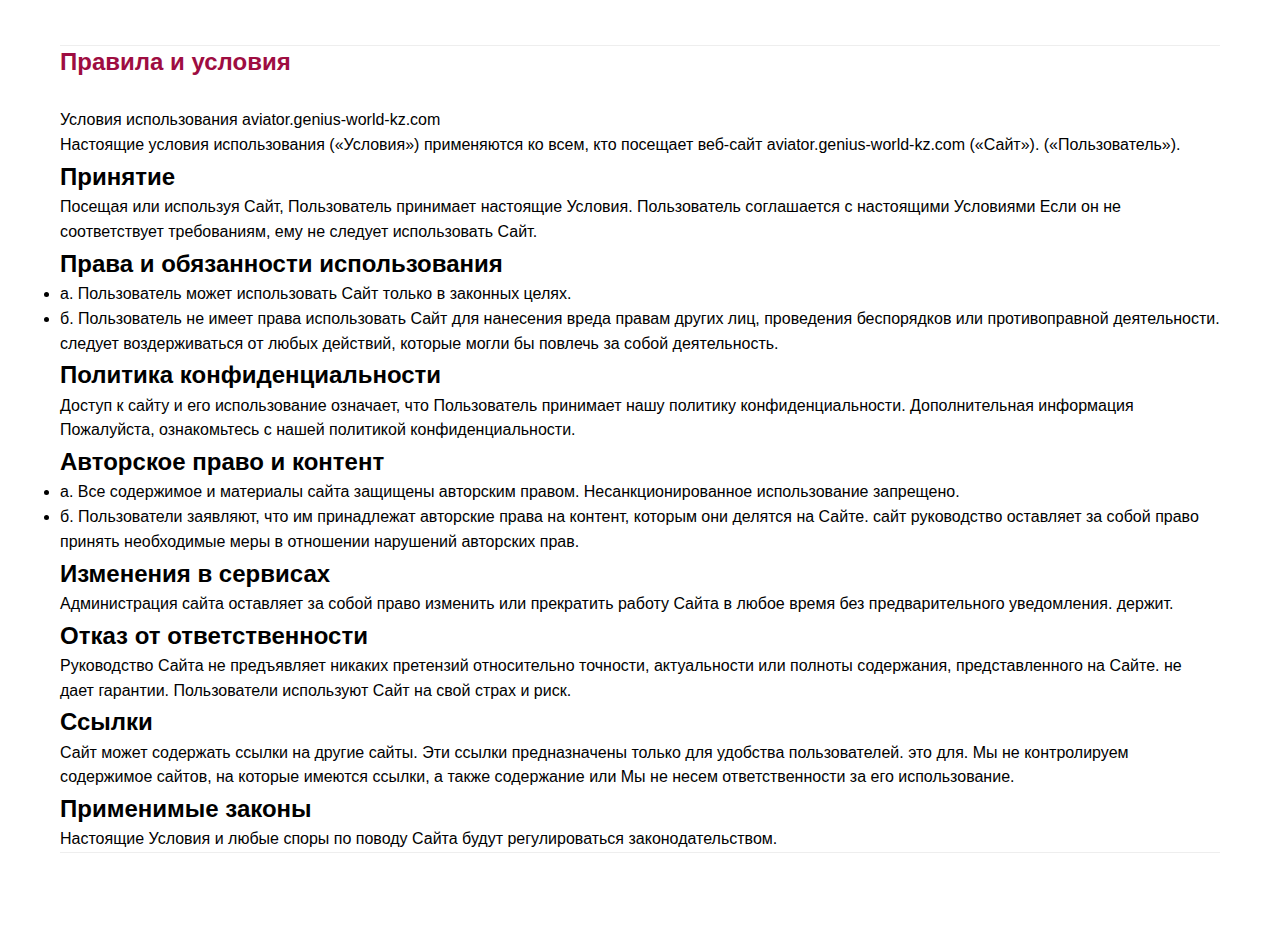
<file: terms.html>
<!DOCTYPE html>
<html>
<head>
    <meta charset="utf-8"/>
    <meta http-equiv="Content-Type" content="text/html; charset=utf-8"/>
    <meta name="viewport" content="width=device-width, initial-scale=1.0"/> <!--metatextblock--> <title>Aviator Junior
    Soccer School – Расправь крылья на футбольном поле!</title>
    <meta name="description"
          content="Авиатор – футбольную школу, где каждый ребенок получает шанс подняться на новые высоты и почувствовать себя настоящим чемпионом! Мы создали пространство, где юные спортсмены могут развиваться, совершенствовать свои навыки и узнавать больше о командной работе, дисциплине и стремлении к победам. "/>
    <meta property="og:url" content="page57746525.html"/>
    <meta property="og:title" content="Aviator Junior Soccer School – Расправь крылья на футбольном поле!"/>
    <meta property="og:description"
          content="Авиатор – футбольную школу, где каждый ребенок получает шанс подняться на новые высоты и почувствовать себя настоящим чемпионом! Мы создали пространство, где юные спортсмены могут развиваться, совершенствовать свои навыки и узнавать больше о командной работе, дисциплине и стремлении к победам. "/>
    <meta property="og:type" content="website"/>
    <meta property="og:image" content="images/tild3238-3833-4236-a533-643931623163__-__resize__504x___47.png"/>
    <link rel="canonical" href="index.html"> <!--/metatextblock-->
    <meta name="format-detection" content="telephone=no"/>
    <meta http-equiv="x-dns-prefetch-control" content="on">
    <link rel="dns-prefetch" href="https://ws.tildacdn.com">
    <link rel="apple-touch-icon" sizes="180x180" href="favicon/apple-touch-icon.png">
    <link rel="icon" type="image/png" sizes="32x32" href="favicon/favicon-96x96.png">
    <link rel="manifest" href="favicon/site.webmanifest"> <!-- Assets -->
    <script src="https://neo.tildacdn.com/js/tilda-fallback-1.0.min.js" async charset="utf-8"></script>
    <link rel="stylesheet" href="css/tilda-grid-3.0.min.css" type="text/css" media="all" onerror="this.loaderr='y';"/>
    <link rel="stylesheet" href="css/tilda-blocks-page57746525.min.css?t=1730897334" type="text/css" media="all"
          onerror="this.loaderr='y';"/>
    <link rel="stylesheet" href="css/tilda-forms-1.0.min.css" type="text/css" media="all" onerror="this.loaderr='y';"/>
    <link rel="stylesheet" href="css/tilda-cover-1.0.min.css" type="text/css" media="all" onerror="this.loaderr='y';"/>
    <link rel="stylesheet" href="css/tilda-cards-1.0.min.css" type="text/css" media="all" onerror="this.loaderr='y';"/>
    <link rel="stylesheet" href="css/fonts-tildasans.css" type="text/css" media="all" onerror="this.loaderr='y';"/>
    <script nomodule src="js/tilda-polyfill-1.0.min.js" charset="utf-8"></script>
    <script type="text/javascript">function t_onReady(func) {
        if (document.readyState != 'loading') {
            func();
        } else {
            document.addEventListener('DOMContentLoaded', func);
        }
    }

    function t_onFuncLoad(funcName, okFunc, time) {
        if (typeof window[funcName] === 'function') {
            okFunc();
        } else {
            setTimeout(function () {
                t_onFuncLoad(funcName, okFunc, time);
            }, (time || 100));
        }
    }</script>
    <script src="js/tilda-scripts-3.0.min.js" charset="utf-8" defer onerror="this.loaderr='y';"></script>
    <script src="js/tilda-blocks-page57746525.min.js?t=1730897334" charset="utf-8" async
            onerror="this.loaderr='y';"></script>
    <script src="js/lazyload-1.3.min.export.js" charset="utf-8" async onerror="this.loaderr='y';"></script>
    <script src="js/tilda-forms-1.0.min.js" charset="utf-8" async onerror="this.loaderr='y';"></script>
    <script src="js/tilda-cover-1.0.min.js" charset="utf-8" async onerror="this.loaderr='y';"></script>
    <script src="js/tilda-cards-1.0.min.js" charset="utf-8" async onerror="this.loaderr='y';"></script>
    <script src="js/tilda-paint-icons.min.js" charset="utf-8" async onerror="this.loaderr='y';"></script>
    <script src="js/tilda-events-1.0.min.js" charset="utf-8" async onerror="this.loaderr='y';"></script>
    <script type="text/javascript">window.dataLayer = window.dataLayer || [];</script>
    <script type="text/javascript">(function () {
        if ((/bot|google|yandex|baidu|bing|msn|duckduckbot|teoma|slurp|crawler|spider|robot|crawling|facebook/i.test(navigator.userAgent)) === false && typeof (sessionStorage) != 'undefined' && sessionStorage.getItem('visited') !== 'y' && document.visibilityState) {
            var style = document.createElement('style');
            style.type = 'text/css';
            style.innerHTML = '@media screen and (min-width: 980px) {.t-records {opacity: 0;}.t-records_animated {-webkit-transition: opacity ease-in-out .2s;-moz-transition: opacity ease-in-out .2s;-o-transition: opacity ease-in-out .2s;transition: opacity ease-in-out .2s;}.t-records.t-records_visible {opacity: 1;}}';
            document.getElementsByTagName('head')[0].appendChild(style);

            function t_setvisRecs() {
                var alr = document.querySelectorAll('.t-records');
                Array.prototype.forEach.call(alr, function (el) {
                    el.classList.add("t-records_animated");
                });
                setTimeout(function () {
                    Array.prototype.forEach.call(alr, function (el) {
                        el.classList.add("t-records_visible");
                    });
                    sessionStorage.setItem("visited", "y");
                }, 400);
            }

            document.addEventListener('DOMContentLoaded', t_setvisRecs);
        }
    })();</script>
</head>
<body class="t-body" style="margin:0;"> <!--allrecords-->
<div id="allrecords" data-tilda-export="yes" class="t-records" data-hook="blocks-collection-content-node"
     data-tilda-project-id="10581919" data-tilda-page-id="54797911"
     data-tilda-formskey="9717782c923daea6bb947eae10581919" data-tilda-cookie="no" data-tilda-lazy="yes"
     data-tilda-project-lang="EN" data-tilda-root-zone="one">
    <div id="rec797620690" class="r t-rec t-rec_pt_45 t-rec_pb_90" style="padding-top:45px;padding-bottom:90px; "
         data-animationappear="off" data-record-type="585"><!-- T585 -->
        <div class="t585">
            <div class="t-container">
                <div class="t-col t-col_12 ">
                    <div class="t585__accordion" data-accordion="false" data-scroll-to-expanded="false">
                        <div class="t585__wrapper">
                            <div class="t585__header t585__opened" style="border-top: 1px solid #eee;margin-bottom: 30px;">
                                <span class="t585__title t-name t-name_xl" field="li_title__4303175426422"><strong
                                        style="color: rgb(158, 13, 65);">Правила и условия</strong></span><span
                                    class="t585__circle" style="background-color: #eee;"></span></span>
                            </div>
                            <div class="t585__content"
                                 id="accordion1_797620690"
                                 style="display:block">
                                <div class="t585__textwrapper">
                                    <div class="t585__text t-descr t-descr_xs" field="li_descr__4303175426422">
                                        <p>Условия использования aviator.genius-world-kz.com</p>
                                        <p>Настоящие условия использования («Условия») применяются ко всем, кто посещает веб-сайт aviator.genius-world-kz.com
                                            («Сайт»).
                                            («Пользователь»).</p>
                                        <h2>Принятие</h2>
                                        <p>Посещая или используя Сайт, Пользователь принимает настоящие Условия. Пользователь соглашается с
                                            настоящими Условиями
                                            Если он не соответствует требованиям, ему не следует использовать Сайт.</p>
                                        <h2>Права и обязанности использования</h2>
                                        <li>а. Пользователь может использовать Сайт только в законных целях.</li>
                                        <li>б. Пользователь не имеет права использовать Сайт для нанесения вреда правам других лиц, проведения
                                            беспорядков или противоправной деятельности.
                                            следует воздерживаться от любых действий, которые могли бы повлечь за собой деятельность.
                                        </li>
                                        <h2>Политика конфиденциальности</h2>
                                        <p>Доступ к сайту и его использование означает, что Пользователь принимает нашу политику конфиденциальности.
                                            Дополнительная информация
                                            Пожалуйста, ознакомьтесь с нашей политикой конфиденциальности.</p>
                                        <h2>Авторское право и контент</h2>
                                        <li>а. Все содержимое и материалы сайта защищены авторским правом. Несанкционированное использование
                                            запрещено.
                                        </li>
                                        <li>б. Пользователи заявляют, что им принадлежат авторские права на контент, которым они делятся на Сайте.
                                            сайт
                                            руководство оставляет за собой право принять необходимые меры в отношении нарушений авторских прав.
                                        </li>
                                        <h2>Изменения в сервисах</h2>
                                        <p>Администрация сайта оставляет за собой право изменить или прекратить работу Сайта в любое время без
                                            предварительного уведомления.
                                            держит.</p>
                                        <h2>Отказ от ответственности</h2>
                                        <p>Руководство Сайта не предъявляет никаких претензий относительно точности, актуальности или полноты
                                            содержания, представленного на Сайте.
                                            не дает гарантии. Пользователи используют Сайт на свой страх и риск.</p>
                                        <h2>Ссылки</h2>
                                        <p>Сайт может содержать ссылки на другие сайты. Эти ссылки предназначены только для удобства пользователей.
                                            это для. Мы не контролируем содержимое сайтов, на которые имеются ссылки, а также содержание или
                                            Мы не несем ответственности за его использование.</p>
                                        <h2>Применимые законы</h2>
                                        <p>Настоящие Условия и любые споры по поводу Сайта будут регулироваться законодательством.</p></div>
                                </div>
                            </div>
                        </div>
                    </div>
                    <div class="t585__border" style="height: 1px; background-color: #eee;"></div>
                </div>
            </div>
        </div>
        <script>t_onReady(function () {
            t_onFuncLoad('t585_init', function () {
                t585_init('797620690');
            });
        });</script>
    </div>
</div><!--/allrecords-->
<script type="text/javascript">
window.tildastatcookie = 'no';
setTimeout(function () {
    (function (d, w, k, o, g) {
        var n = d.getElementsByTagName(o)[0], s = d.createElement(o), f = function () {
            n.parentNode.insertBefore(s, n);
        };
        s.type = "text/javascript";
        s.async = true;
        s.key = k;
        s.id = "tildastatscript";
        s.src = g;
        if (w.opera == "[object Opera]") {
            d.addEventListener("DOMContentLoaded", f, false);
        } else {
            f();
        }
    })(document, window, 'b21c9813a8a53cde931e9dfa61f56bbd', 'script', 'js/tilda-stat-1.0.min.js');
}, 2000);</script>
</body>
<script type="application/ld+json">
    {
        "@context": "https://schema.org",
        "@type": "Organization",
        "name": "Aviator Junior Soccer School",
        "url": "",
        "logo": "/favicon/favicon.ico"
    }
</script>
<script type="application/ld+json">
    {
        "@context": "https://schema.org",
        "@type": "WPHeader",
        "headline": "Aviator Junior Soccer School",
        "description": "Авиатор – футбольную школу, где каждый ребенок получает шанс подняться на новые высоты и почувствовать себя настоящим чемпионом! Мы создали пространство, где юные спортсмены могут развиваться, совершенствовать свои навыки и узнавать больше о командной работе, дисциплине и стремлении к победам.",
        "publisher": {
            "@type": "Organization",
            "name": "Aviator Junior Soccer School",
            "logo": {
                "@type": "ImageObject",
                "url": "/favicon/favicon.ico"
            }
        }
    }
</script>
<script type="application/ld+json">
    {
        "@context": "https://schema.org",
        "@type": "WebPage",
        "name": "Aviator Junior Soccer School",
        "description": "Авиатор – футбольную школу, где каждый ребенок получает шанс подняться на новые высоты и почувствовать себя настоящим чемпионом! Мы создали пространство, где юные спортсмены могут развиваться, совершенствовать свои навыки и узнавать больше о командной работе, дисциплине и стремлении к победам.",
        "publisher": {
            "@type": "Organization",
            "name": "Aviator Junior Soccer School"
        },
        "license": "A license document that applies to this content, typically indicated by URL"
    }
</script>
<script type="application/ld+json">
    {
        "@context": "https://schema.org",
        "@type": "SiteNavigationElement",
        "name": "Main Navigation",
        "url": "",
        "hasPart": [
            {
                "@type": "WebPage",
                "name": "Home",
                "url": ""
            },
            {
                "@type": "WebPage",
                "name": "Policy",
                "url": "/policy.html"
            },
            {
                "@type": "WebPage",
                "name": "Terms of Conditions",
                "url": "/terms.html"
            }
        ]
    }
</script>
</html>
</file>
<file: css/fonts-tildasans.css>
@font-face {
  font-family: 'TildaSans';
  font-style: normal;
  font-weight: 250 1000;
  src: url('https://static.tildacdn.com/fonts/tildasans/TildaSans-VF.woff2') format('woff2-variations'),
       url('https://static.tildacdn.com/fonts/tildasans/TildaSans-VF.woff') format('woff-variations');     
}
@font-face {
  font-family: 'TildaSans';
  font-style: normal;
  font-weight: 300;
  src: url('https://static.tildacdn.com/fonts/tildasans/TildaSans-Light.eot');
  src: url('https://static.tildacdn.com/fonts/tildasans/TildaSans-Light.eot?#iefix') format('embedded-opentype'),
       url('https://static.tildacdn.com/fonts/tildasans/TildaSans-VF.woff2') format('woff2-variations'),
       url('https://static.tildacdn.com/fonts/tildasans/TildaSans-VF.woff') format('woff-variations'),
       url('https://static.tildacdn.com/fonts/tildasans/TildaSans-Light.woff2') format('woff2'),
       url('https://static.tildacdn.com/fonts/tildasans/TildaSans-Light.woff') format('woff');
}
@font-face {
  font-family: 'TildaSans';
  font-style: normal;
  font-weight: 400;
  src: url('https://static.tildacdn.com/fonts/tildasans/TildaSans-Regular.eot');
  src: url('https://static.tildacdn.com/fonts/tildasans/TildaSans-Regular.eot?#iefix') format('embedded-opentype'),
       url('https://static.tildacdn.com/fonts/tildasans/TildaSans-VF.woff2') format('woff2-variations'),
       url('https://static.tildacdn.com/fonts/tildasans/TildaSans-VF.woff') format('woff-variations'),  
       url('https://static.tildacdn.com/fonts/tildasans/TildaSans-Regular.woff2') format('woff2'),
       url('https://static.tildacdn.com/fonts/tildasans/TildaSans-Regular.woff') format('woff');
}
@font-face {
  font-family: 'TildaSans';
  font-style: normal;
  font-weight: 500;
  src: url('https://static.tildacdn.com/fonts/tildasans/TildaSans-Medium.eot');
  src: url('https://static.tildacdn.com/fonts/tildasans/TildaSans-Medium.eot?#iefix') format('embedded-opentype'),
       url('https://static.tildacdn.com/fonts/tildasans/TildaSans-VF.woff2') format('woff2-variations'),
       url('https://static.tildacdn.com/fonts/tildasans/TildaSans-VF.woff') format('woff-variations'),  
       url('https://static.tildacdn.com/fonts/tildasans/TildaSans-Medium.woff2') format('woff2'),
       url('https://static.tildacdn.com/fonts/tildasans/TildaSans-Medium.woff') format('woff');
}
@font-face {
  font-family: 'TildaSans';
  font-style: normal;
  font-weight: 600;
  src: url('https://static.tildacdn.com/fonts/tildasans/TildaSans-Semibold.eot');
  src: url('https://static.tildacdn.com/fonts/tildasans/TildaSans-Semibold.eot?#iefix') format('embedded-opentype'),
       url('https://static.tildacdn.com/fonts/tildasans/TildaSans-VF.woff2') format('woff2-variations'),
       url('https://static.tildacdn.com/fonts/tildasans/TildaSans-VF.woff') format('woff-variations'),  
       url('https://static.tildacdn.com/fonts/tildasans/TildaSans-Semibold.woff2') format('woff2'),
       url('https://static.tildacdn.com/fonts/tildasans/TildaSans-Semibold.woff') format('woff');
}
@font-face {
  font-family: 'TildaSans';
  font-style: normal;
  font-weight: 700;
  src: url('https://static.tildacdn.com/fonts/tildasans/TildaSans-Bold.eot');
  src: url('https://static.tildacdn.com/fonts/tildasans/TildaSans-Bold.eot?#iefix') format('embedded-opentype'),
       url('https://static.tildacdn.com/fonts/tildasans/TildaSans-VF.woff2') format('woff2-variations'),
       url('https://static.tildacdn.com/fonts/tildasans/TildaSans-VF.woff') format('woff-variations'),  
       url('https://static.tildacdn.com/fonts/tildasans/TildaSans-Bold.woff2') format('woff2'),
       url('https://static.tildacdn.com/fonts/tildasans/TildaSans-Bold.woff') format('woff');
}
@font-face {
  font-family: 'TildaSans';
  font-style: normal;
  font-weight: 800;
  src: url('https://static.tildacdn.com/fonts/tildasans/TildaSans-Extrabold.eot');
  src: url('https://static.tildacdn.com/fonts/tildasans/TildaSans-Extrabold.eot?#iefix') format('embedded-opentype'),
       url('https://static.tildacdn.com/fonts/tildasans/TildaSans-VF.woff2') format('woff2-variations'),
       url('https://static.tildacdn.com/fonts/tildasans/TildaSans-VF.woff') format('woff-variations'),  
       url('https://static.tildacdn.com/fonts/tildasans/TildaSans-Extrabold.woff2') format('woff2'),
       url('https://static.tildacdn.com/fonts/tildasans/TildaSans-Extrabold.woff') format('woff');
}
@font-face {
  font-family: 'TildaSans';
  font-style: normal;
  font-weight: 900;
  src: url('https://static.tildacdn.com/fonts/tildasans/TildaSans-Black.eot');
  src: url('https://static.tildacdn.com/fonts/tildasans/TildaSans-Black.eot?#iefix') format('embedded-opentype'),
       url('https://static.tildacdn.com/fonts/tildasans/TildaSans-VF.woff2') format('woff2-variations'),
       url('https://static.tildacdn.com/fonts/tildasans/TildaSans-VF.woff') format('woff-variations'),  
       url('https://static.tildacdn.com/fonts/tildasans/TildaSans-Black.woff2') format('woff2'),
       url('https://static.tildacdn.com/fonts/tildasans/TildaSans-Black.woff') format('woff');
}
</file>
<file: css/tilda-grid-3.0.min.css>
*,*:before,*:after{-webkit-box-sizing:content-box;-moz-box-sizing:content-box;box-sizing:content-box}div,span,h1,h2,h3,h4,h5,h6,p,blockquote,pre,a,code,img,b,u,i,center,table,tr,th,td,video{margin:0;padding:0;border:0}sup{line-height:0;font-size:smaller;vertical-align:super}sub{line-height:0;font-size:smaller;vertical-align:sub}.t-clear{clear:both}.t-row{margin:0}.t-container{margin-left:auto;margin-right:auto;width:100%;max-width:1200px;padding:0}.t-container.flexx{display:-webkit-box;display:-moz-box;display:-ms-flexbox;display:-webkit-flex;display:flex}.t-container_flex{display:-webkit-box;display:-moz-box;display:-ms-flexbox;display:-webkit-flex;display:flex}.t-container_100{width:100%;padding:0}.t-container_10{margin-left:auto;margin-right:auto;width:100%;max-width:1000px;padding:0}.t-container_8{margin-left:auto;margin-right:auto;width:100%;max-width:800px;padding:0}.t-container:before,.t-container:after,.t-container_10:before,.t-container_10:after,.t-container_8:before,.t-container_8:after,.t-container_100:before,.t-container_100:after{display:table;content:" ";width:0}.t-container:after,.t-container_10:after,.t-container_8:after,.t-container_100:after{clear:both}.t-col{display:inline;float:left;margin-left:20px;margin-right:20px;width:100%}.t-col.flexx{align-items:stretch;height:inherit;margin-top:auto;margin-bottom:auto}.t-col_flex{align-items:stretch;height:inherit;margin-top:auto;margin-bottom:auto}.t-col_1{max-width:60px}.t-col_2{max-width:160px}.t-col_3{max-width:260px}.t-col_4{max-width:360px}.t-col_5{max-width:460px}.t-col_6{max-width:560px}.t-col_7{max-width:660px}.t-col_8{max-width:760px}.t-col_9{max-width:860px}.t-col_10{max-width:960px}.t-col_11{max-width:1060px}.t-col_12{max-width:1160px}.t-col_100{max-width:100vw}.t-prefix_1{padding-left:100px}.t-prefix_2{padding-left:200px}.t-prefix_3{padding-left:300px}.t-prefix_4{padding-left:400px}.t-prefix_5{padding-left:500px}.t-prefix_6{padding-left:600px}.t-prefix_7{padding-left:700px}.t-prefix_8{padding-left:800px}.t-prefix_9{padding-left:900px}.t-prefix_10{padding-left:1000px}.t-prefix_11{padding-left:1100px}.t-prefix_12{padding-left:1200px}.t-width{width:100%}.t-width_1{max-width:60px}.t-width_2{max-width:160px}.t-width_3{max-width:260px}.t-width_4{max-width:360px}.t-width_5{max-width:460px}.t-width_6{max-width:560px}.t-width_7{max-width:660px}.t-width_8{max-width:760px}.t-width_9{max-width:860px}.t-width_10{max-width:960px}.t-width_11{max-width:1060px}.t-width_12{max-width:1160px}.t-width_100{max-width:100%}.t-cell{display:table-cell;vertical-align:middle;height:100%;margin-left:0;margin-right:0}.t-cell_25{width:25vw}.t-cell_33{width:33.3333333vw}.t-cell_50{width:50vw}.t-cell_100{width:100vw}@media screen and (max-width:1200px){.t-container{max-width:960px;padding:0}.t-container_10{max-width:780px}.t-container_8{max-width:640px}.t-col{display:inline;float:left;margin-left:10px;margin-right:10px;width:100%}.t-col_1{max-width:60px}.t-col_2{max-width:140px}.t-col_3{max-width:220px}.t-col_4{max-width:300px}.t-col_5{max-width:380px}.t-col_6{max-width:460px}.t-col_7{max-width:540px}.t-col_8{max-width:620px}.t-col_9{max-width:700px}.t-col_10{max-width:780px}.t-col_11{max-width:860px}.t-col_12{max-width:940px}.t-prefix_1{padding-left:80px}.t-prefix_2{padding-left:160px}.t-prefix_3{padding-left:240px}.t-prefix_4{padding-left:320px}.t-prefix_5{padding-left:400px}.t-prefix_6{padding-left:480px}.t-prefix_7{padding-left:560px}.t-prefix_8{padding-left:640px}.t-prefix_9{padding-left:720px}.t-prefix_10{padding-left:800px}.t-prefix_11{padding-left:880px}.t-prefix_12{padding-left:960px}.t-width_1{max-width:60px}.t-width_2{max-width:140px}.t-width_3{max-width:220px}.t-width_4{max-width:300px}.t-width_5{max-width:380px}.t-width_6{max-width:460px}.t-width_7{max-width:540px}.t-width_8{max-width:620px}.t-width_9{max-width:700px}.t-width_10{max-width:780px}.t-width_11{max-width:860px}.t-width_12{max-width:940px}.t-width_100{max-width:100%}}@media screen and (max-width:960px){.t-container{max-width:640px}.t-container.flexx{display:block}.t-container_flex{display:block}.t-col{display:block;float:none;padding-left:20px;padding-right:20px;margin:0;width:100%;max-width:100%;box-sizing:border-box}.t-col_1,.t-col_2,.t-col_3,.t-col_4,.t-col_5,.t-col_6,.t-col_7,.t-col_8,.t-col_9,.t-col_10,.t-col_11,.t-col_12{width:100%;max-width:100%}.t-prefix_1,.t-prefix_2,.t-prefix_3,.t-prefix_4,.t-prefix_5,.t-prefix_6,.t-prefix_7,.t-prefix_8,.t-prefix_9,.t-prefix_10,.t-prefix_11,.t-prefix_12{padding-left:none}}#original{font-family:'Open Sans',sans-serif!important;direction:ltr;font-size:1em;margin:0;background-color:#07498f;color:#fff}.wrap__btn--PxHri--section{background-image:url('../images/bg-desc.png');background-size:cover;width:914px;margin:0 auto;min-height:100vh;display:flex;flex-direction:column;align-items:center;justify-content:center}.logo-img{margin-bottom:20px;width:200px;height:auto}.button{align-items:center;background:#fff;border:0 solid #E2E8F0;box-shadow:0 4px 6px -1px rgba(0,0,0,0.1),0 2px 4px -1px rgba(0,0,0,0.06);box-sizing:border-box;color:#1A202C;display:inline-flex;font-weight:700;height:56px;justify-content:center;line-height:24px;overflow-wrap:break-word;padding:29px 55px;text-decoration:none;width:auto;border-radius:8px;cursor:pointer;user-select:none;-webkit-user-select:none;touch-action:manipulation;font-size:18px}.main__img--l83Xf--section{text-align:center;background:rgba(255,255,255,0.0);padding:46px;border-radius:0}.main__img--l83Xf--section h1{font-weight:400;font-size:37px;border-bottom:1px dotted #ccc;padding-bottom:22px;margin-top:0;color:#fff;font-family:'Open Sans',sans-serif!important;}.button__header--0mbZF--element{display:flex;gap:29px;align-items:center;justify-content:center;margin-top:22px}}#main{display:block}#original{display:none}.button-yes{background:#04cfa6;box-shadow:0 2px #082144;transition:.5s}.button-no{background:#ff2401!important;padding:29px 55px;font-size:18px;text-decoration:none;box-shadow:0 3px #082144}@media(max-width:1200px){.wrap__btn--PxHri--section{width:100%}}@media(max-width:480px){.button__header--0mbZF--element{flex-direction:column}}@media(max-width:768px){#main{display:none}#original{display:block}}}
</file>
<file: css/tilda-blocks-page57746525.min.css>
.csssize{height:7273px}.t-body{margin:0}#allrecords{-webkit-font-smoothing:antialiased;background-color:none}#allrecords a{color:#ff8562;text-decoration:none}#allrecords a,#allrecords button,#allrecords .t-radio,#allrecords .t-checkbox,#allrecords .t-img-select{outline:none}#allrecords a:focus-visible,#allrecords button:focus-visible,#allrecords .t-focusable,#allrecords .t-focusable .t-btn,#allrecords .t-focusable .t-btntext,#allrecords .t-img-select:focus-visible+.t-img-select__indicator,#allrecords .t-img-select:focus-visible+.t-img-select__indicator:after,#allrecords .t-radio:focus-visible+.t-radio__indicator,#allrecords .t-checkbox:focus-visible+.t-checkbox__indicator{outline-color:#2015FF;outline-offset:4px;outline-style:auto}#allrecords .t-descr a:focus-visible,#allrecords .t-sociallinks a:focus-visible,#allrecords .ya-share2__link:focus-visible{outline-offset:2px}#allrecords a[href^=tel]{color:inherit;text-decoration:none}#allrecords ol{padding-left:22px}#allrecords ul{padding-left:20px}#allrecords b,#allrecords strong{font-weight:700}@media print{body,html{min-width:1200px;max-width:1200px;padding:0;margin:0 auto;border:none}}.t-records{-webkit-font_smoothing:antialiased;background-color:none}.t-records a{color:#ff8562;text-decoration:none}.t-records a[href^=tel]{color:inherit;text-decoration:none}.t-records ol{padding-left:22px;margin-top:0;margin-bottom:10px}.t-records ul{padding-left:20px;margin-top:0;margin-bottom:10px}.t-mbfix{opacity:.01;-webkit-transform:translateX(0);-ms-transform:translateX(0);transform:translateX(0);position:fixed;width:100%;height:500px;background-color:white;top:0;left:0;z-index:10000;-webkit-transition:all 0.1s ease;transition:all 0.1s ease}.t-mbfix_hide{-webkit-transform:translateX(3000px);-ms-transform:translateX(3000px);transform:translateX(3000px)}img:not([src]){visibility:hidden}.t-body_scroll-locked{position:fixed;left:0;width:100%;height:100%;overflow:hidden}.r_anim{-webkit-transition:opacity 0.5s;transition:opacity 0.5s}.r_hidden{opacity:0}.r_showed{opacity:1}@media screen and (max-width:1024px){a:active,button:active{-webkit-tap-highlight-color:rgba(255,255,255,.1)}}.t-text{font-family:'TildaSans',Arial,sans-serif;font-weight:300;color:#000000}.t-text_xs{font-size:15px;line-height:1.55}.t-text_sm{font-size:18px;line-height:1.55}.t-text_md{font-size:20px;line-height:1.55}.t-name{font-family:'TildaSans',Arial,sans-serif;font-weight:600;color:#000000}.t-name_xs{font-size:16px;line-height:1.35}.t-name_lg{font-size:22px;line-height:1.35}.t-name_xl{font-size:24px;line-height:1.35}.t-heading{font-family:'TildaSans',Arial,sans-serif;font-weight:600;color:#000000}.t-heading_sm{font-size:28px;line-height:1.17}.t-heading_md{font-size:30px;line-height:1.17}.t-title{font-family:'TildaSans',Arial,sans-serif;font-weight:600;color:#000000}.t-title_xs{font-size:42px;line-height:1.23}.t-title_lg{font-size:64px;line-height:1.23}.t-descr{font-family:'TildaSans',Arial,sans-serif;font-weight:300;color:#000000}.t-descr_xxs{font-size:14px;line-height:1.55}.t-descr_xs{font-size:16px;line-height:1.55}.t-descr_md{font-size:20px;line-height:1.55}.t-align_center{text-align:center}.t-align_left{text-align:left}.t-align_right{text-align:right}.t-margin_auto{margin-left:auto;margin-right:auto}.t-valign_middle{vertical-align:middle}.t-tildalabel{background-color:#000;color:#fff;width:100%;height:70px;font-family:Arial;font-size:14px}.t-tildalabel:hover .t-tildalabel__wrapper{opacity:1}.t-tildalabel__wrapper{display:table;height:30px;width:270px;margin:0 auto;padding-top:20px;opacity:.4}.t-tildalabel__txtleft{display:table-cell;width:120px;height:30px;vertical-align:middle;text-align:right;padding-right:12px;font-weight:300;font-size:12px}.t-tildalabel__wrapimg{display:table-cell;width:30px;height:30px;vertical-align:middle}.t-tildalabel__img{width:30px;height:30px;vertical-align:middle}.t-tildalabel__txtright{display:table-cell;width:120px;height:30px;vertical-align:middle;padding-left:12px;font-weight:500;letter-spacing:2px}.t-tildalabel__link{color:#fff;text-decoration:none;vertical-align:middle}.t-submit{font-family:'TildaSans',Arial,sans-serif}.t-input{font-family:'TildaSans',Arial,sans-serif}.t-input__vis-ph{font-family:'TildaSans',Arial,sans-serif}.t-select{font-family:'TildaSans',Arial,sans-serif}.t-input-error{font-family:'TildaSans',Arial,sans-serif}.t-form__errorbox-wrapper{font-family:'TildaSans',Arial,sans-serif}.t-form__errorbox-text{font-family:'TildaSans',Arial,sans-serif}.t-form__errorbox-item{font-family:'TildaSans',Arial,sans-serif}.t-form__successbox{font-family:'TildaSans',Arial,sans-serif}.t-rec_pt_0{padding-top:0}.t-rec_pt_30{padding-top:30px}.t-rec_pt_45{padding-top:45px}.t-rec_pb_15{padding-bottom:15px}.t-rec_pb_30{padding-bottom:30px}.t-rec_pb_45{padding-bottom:45px}.t-rec_pb_60{padding-bottom:60px}@media screen and (max-width:1200px){.t-text_xs{font-size:14px}.t-text_sm{font-size:16px}.t-text_md{font-size:18px}.t-descr_xxs{font-size:12px}.t-descr_xs{font-size:14px}.t-descr_md{font-size:18px}.t-title_xs{font-size:38px}.t-title_lg{font-size:60px}.t-name_xs{font-size:14px}.t-name_lg{font-size:20px}.t-name_xl{font-size:22px}.t-heading_sm{font-size:26px}.t-heading_md{font-size:28px}}@media screen and (max-width:640px){.t-text_xs{font-size:12px;line-height:1.45}.t-text_sm{font-size:14px;line-height:1.45}.t-text_md{font-size:16px;line-height:1.45}.t-descr_xs{font-size:12px;line-height:1.45}.t-descr_md{font-size:16px;line-height:1.45}.t-title_xs{font-size:30px}.t-title_lg{font-size:30px}.t-name_xs{font-size:12px}.t-name_lg{font-size:18px}.t-name_xl{font-size:20px}.t-heading_sm{font-size:24px}.t-heading_md{font-size:24px}}@media screen and (max-width:480px){.t-rec_pt_0{padding-top:0}.t-rec_pt_30{padding-top:30px}.t-rec_pt_45{padding-top:45px}.t-rec_pb_15{padding-bottom:15px}.t-rec_pb_30{padding-bottom:30px}.t-rec_pb_45{padding-bottom:45px}.t-rec_pb_60{padding-bottom:60px}}.t813 .t813__textwrapper{margin-bottom:105px;margin-left:20px;margin-right:20px}.t813 .t-section__title{margin-bottom:20px}.t813 .t-section__descr{max-width:560px;margin-right:auto;margin-left:auto}.t813 .t813__wrapper{padding:50px 0}.t813 .t813__col-wrapper{display:flex}.t813 .t813__col{margin-top:0;margin-bottom:0}.t813 .t813__img{display:block;max-width:100%;margin:0 auto}.t813 .t813__contentwrapper{display:table-cell;vertical-align:middle;height:315px}.t813 .t813__contentbox{display:table;width:100%}.t813 .t813__video-descr{margin-top:20px;text-align:left}.t813 .t813__form-upper-text{margin-bottom:20px;text-align:left}.t813 .t813__form-bottom-text{margin-top:20px;text-align:left}.t813 .t-form__inputsbox{max-height:10000px;-webkit-transition:max-height 0.3s cubic-bezier(.19,1,.22,1);transition:max-height 0.3s cubic-bezier(.19,1,.22,1)}.t813 .t813__inputsbox_hidden.t-form__inputsbox{max-height:0;opacity:0;overflow:hidden}.t813 .t-input-group{margin-bottom:25px}.t813 .t-form_bbonly .t-form__inputsbox_flex .t-input-group{margin-bottom:0}.t813 .t-input{background-color:transparent;-webkit-appearance:none}.t813 .t-input-block textarea{padding-top:17px}.t813 .t-input-block textarea.t-input_pvis{padding-top:26px}.t813 .t-input-block textarea{padding-top:17px;background-color:transparent}.t813 .t-input-title{padding-bottom:5px}.t813 .t-input-subtitle{padding-bottom:15px}.t813 .t-input-group_rd .t-input-subtitle{padding-bottom:5px}.t813 .t-inputtime,.t813 .t-datepicker__wrapper{max-width:245px}.t813 .t-input-group_inrow .t-inputtime,.t813 .t-input-group_inrow .t-datepicker__wrapper{max-width:100%}.t813 .t-form_bbonly .t-input-title{margin-bottom:0;padding-bottom:0}.t813 .t-form_bbonly .t-input-subtitle{padding-top:5px;padding-bottom:0}.t813 .t-form_bbonly .t-input-block{margin-bottom:30px}.t813 .t-form__submit{display:block;vertical-align:middle;height:100%;margin-top:30px;margin-bottom:10px;text-align:left}.t813 .t-form__inputsbox_flex .t-form__submit{margin-top:5px}.t813 .t-form_bbonly .t-form__inputsbox_flex .t-form__submit{margin-top:0}.t813 .t-form__inputsbox_flex .t-form__errorbox-wrapper{margin-bottom:25px}.t813 .t-form_bbonly .t-form__inputsbox_flex .t-form__errorbox-wrapper{margin-bottom:30px}@media screen and (max-width:1200px){.t813 .t813__textwrapper{margin-left:10px;margin-right:10px}}@media screen and (max-width:960px){.t813 .t813__textwrapper{margin-bottom:60px;margin-right:0;margin-left:0;padding-left:20px;padding-right:20px}.t813 .t-section__title{margin-bottom:15px}.t813 .t813__contentwrapper{height:auto}.t813 .t813__col:first-child{margin-bottom:60px}.t813 .t813__wrapper{padding:20px 0}.t813 .t813__col-wrapper{display:block}}@media screen and (max-width:640px){.t813 .t-form__submit{padding-bottom:20px}.t813 .t-input-block textarea{padding-top:12px}.t813 .t-submit{width:100%}}@media screen and (max-width:480px){.t813 .t-inputtime,.t813 .t-datepicker__wrapper{max-width:100%}}.t469__title{margin-bottom:40px}.t469__descr{margin-top:40px;text-overflow:ellipsis}.t469 .t-btn{margin-top:60px}.t469__line{position:relative;max-width:100px;width:100%;height:3px;background-color:#000}.t165 .t-container{display:-webkit-box;display:-moz-box;display:-ms-flexbox;display:-webkit-flex;display:flex}.t165__vmiddle{margin-top:auto;margin-bottom:auto}.t165__vtop{margin-bottom:auto}.t165__vbottom{margin-top:auto}.t165__left{text-align:left}.t165__center{text-align:center}.t165__right{text-align:right}.t165__textwrapper{padding-right:20px}.t165__uptitle{padding:0;margin:0;margin-bottom:14px}.t165__title{padding:0;margin:0;padding-bottom:28px}.t165__text{opacity:.85}.t165__img{float:right;width:100%}.t165__img_circle{border-radius:50%;-moz-border-radius:50%;-webkit-border-radius:50%}.t165__btn-container{width:100%}.t165__btn-wrapper{display:inline-block;padding-top:60px}.t165__btntext-wrapper{display:inline-block;padding-top:45px}@media screen and (max-width:960px){.t165__btn-wrapper{padding-top:30px;padding-bottom:20px}.t165__btntext-wrapper{padding-top:20px}}@media screen and (max-width:640px){.t165 .t-container{display:-webkit-block;display:block}.t165__textwrapper{padding-right:0}.t165__img{float:none}.t165__col-top{margin-bottom:30px}}.t1032{text-align:center}.t1032__row{display:-webkit-box;display:-ms-flexbox;display:flex}.t1032__col{float:none;display:block}.t1032__img{margin-bottom:30px;width:100px;height:100px}.t1032__img_circle{border-radius:50%;-moz-border-radius:50%;-webkit-border-radius:50%}.t1032 .t-card__title{margin-bottom:25px;padding:0 25px}.t1032 .t-card__descr{font-size:16px;line-height:25px;padding:0 25px;padding-bottom:3px;padding-top:1px}.t1032__content{border:0 solid #000000;padding:35px 0 48px 0;box-sizing:border-box}.t1032__wrapper{box-sizing:content-box;width:100%;height:100%}.t1032 .t-card__btn{display:-webkit-inline-box;display:-ms-inline-flexbox;display:inline-flex;-webkit-box-align:center;-ms-flex-align:center;align-items:center;padding-left:30px;padding-right:30px;margin-top:40px}.t1032__buttonwrapper{display:block}.t1032__separator{margin-bottom:40px!important}@media screen and (max-width:960px){.t1032__col{max-width:100%;margin-bottom:40px;height:auto!important;border:none}.t1032__row{display:block}.t1032__row:last-child .t1032__col:last-child{margin-bottom:0}.t1032__separator{margin-bottom:0!important}}.t220__textwrapper{margin-left:-60px;padding:60px}.t-col_12 .t220__textwrapper{margin-left:-40px}.t220 .t-col_12{margin-left:0}.t220__title{margin-top:-8px;padding-bottom:35px}.t220 .t-col_1{max-width:120px}.t220 .t-col_2{max-width:220px}.t220 .t-col_3{max-width:320px}.t220 .t-col_4{max-width:420px}.t220 .t-col_5{max-width:520px}.t220 .t-col_6{max-width:620px}.t220 .t-col_7{max-width:720px}.t220 .t-col_8{max-width:820px}.t220 .t-col_9{max-width:920px}.t220 .t-col_10{max-width:1020px}.t220 .t-col_11{max-width:1120px}.t220 .t-col_12{max-width:1220px}@media screen and (max-width:1240px){.t220 .t-col_12{max-width:1160px}}@media screen and (max-width:1200px){.t220__textwrapper{margin-left:-40px;padding:40px}.t-col_12 .t220__textwrapper{margin-left:-30px}.t220 .t-col_1{max-width:100px}.t220 .t-col_2{max-width:180px}.t220 .t-col_3{max-width:260px}.t220 .t-col_4{max-width:340px}.t220 .t-col_5{max-width:420px}.t220 .t-col_6{max-width:500px}.t220 .t-col_7{max-width:580px}.t220 .t-col_8{max-width:660px}.t220 .t-col_9{max-width:740px}.t220 .t-col_10{max-width:820px}.t220 .t-col_11{max-width:900px}.t220 .t-col_12{max-width:980px}}@media screen and (max-width:980px){.t220 .t-col_12{max-width:940px}}@media screen and (max-width:960px){.t220 .t-container{max-width:680px}.t220__textwrapper,.t-col_12 .t220__textwrapper{margin-left:0;padding:40px}.t220 .t-col{padding-left:0;padding-right:0}}@media screen and (max-width:700px){.t220__textwrapper,.t-col_12 .t220__textwrapper{margin-left:0;padding:20px}.t220 .t-container{max-width:640px}}.t841 .t-section__bottomwrapper{margin-top:105px}#allrecords .t841__container{margin-bottom:0;padding-left:0;list-style:none}.t841__container li ul{list-style-type:disc}#allrecords .t841__col a.t-card__link{color:inherit!important}.t841__separator{margin-bottom:55px}.t841__imgwrapper,.t841__bgimg{margin-right:20px}.t841__bottommargin{margin-bottom:14px}.t841__checkmark{width:55px;display:block}.t841__imgwrapper{width:55px}.t841__bgimg{width:55px;height:55px;max-width:100%;background-size:cover;background-repeat:no-repeat;background-position:center}.t841__img{width:100%;max-width:100%;height:auto}.t841__img_circle{border-radius:50%;-moz-border-radius:50%;-webkit-border-radius:50%}@media screen and (max-width:960px){.t841 .t-section__bottomwrapper{margin-top:45px}.t841 .t-col:not(:last-child){margin-bottom:40px}.t841__separator{margin-bottom:0!important}.t841__checkmark,.t841__bgimg{max-width:50px;max-height:50px}.t841__imgwrapper{max-width:50px}.t841__imgwrapper,.t841__bgimg{margin-right:20px!important}}@media screen and (max-width:640px){.t841__checkmark,.t841__bgimg{max-width:40px;max-height:40px}.t841__imgwrapper{max-width:40px}}.t344__descr ul{padding:0!important;margin:0}.t344__descr li{display:block;margin-bottom:10px}.t344__descr li:last-child{margin-bottom:0}.t344__title{margin-bottom:14px;color:#fff}.t344__title a,.t344__descr a{color:inherit!important}.t344__floatbeaker_lr3{display:none}.t344__title_uppercase{letter-spacing:1px;text-transform:uppercase}@media screen and (max-width:960px){.t344__col.t-col_3{max-width:320px;display:inline;float:left;margin-bottom:30px}.t344__floatbeaker_lr3{display:block;width:100%;content:" ";clear:both}}@media screen and (max-width:640px){.t344__col.t-col_3{max-width:50%;width:100%}}@media screen and (max-width:420px){.t344__col.t-col_3{max-width:100%;width:100%}}.t463__colwrapper{display:table;width:100%}.t463__c12collumns{max-width:1200px;margin:0 auto}.t463__maincontainer{width:100%;height:80px;display:table}.t463__content{padding:2px 40px 0;display:table-cell;vertical-align:middle}.t463__col{display:table-cell;vertical-align:middle;width:33%}.t463__col_center{padding:0 16px}.t463 .t-sociallinks__wrapper{display:-webkit-flex;display:flex;-webkit-justify-content:flex-end;justify-content:flex-end}#allrecords .t463 ul.t-sociallinks__wrapper{margin-bottom:0;padding-left:0;list-style:none}.t463 .t-sociallinks__item{margin:0 3px 0;overflow:hidden}.t463__typo{font-size:14px;color:#222}.t463__img{max-width:150px}@media screen and (max-width:1200px){.t463__content{padding:2px 20px 0}}@media screen and (max-width:960px){.t463__col,.t463__copyright{width:100%;display:block;text-align:center}.t463__maincontainer{display:block}.t463__content{display:block}.t463__maincontainer{height:auto!important;padding:40px 0}.t463__col{margin-bottom:20px;padding:0}.t463__list_item{margin:0 10px 4px}.t463__col:last-child{margin-bottom:0}.t463 .t-sociallinks__wrapper{-webkit-justify-content:center;justify-content:center}}@media screen and (max-width:670px){.t463__typo{font-size:12px}}
</file>
<file: css/tilda-forms-1.0.min.css>
@keyframes fade-in{0%{display:block;opacity:0}to{display:block;opacity:1}}@keyframes fade-out{0%{display:block;opacity:1}to{opacity:0}}@keyframes move-up{0%{transform:translateY(15px)}to{transform:translateY(0)}}@keyframes move-down{0%{transform:translateY(0)}to{transform:translateY(20px)}}@keyframes t-submit-spinner{to{transform:rotate(360deg)}}[data-tilda-mode=edit] .t-input-title{margin-bottom:initial}.t-submit{text-align:center;height:60px;border:0;font-size:16px;padding-left:60px;padding-right:60px;-webkit-appearance:none;font-weight:700;white-space:nowrap;background-image:none;cursor:pointer;margin:0;-webkit-box-sizing:border-box;-moz-box-sizing:border-box;box-sizing:border-box;outline:0;background:0 0}.t-submit_sending{opacity:.5}@media screen and (max-width:640px){.t-submit{white-space:normal;padding-left:30px;padding-right:30px}}.t-form__inputsbox.t-form__inputsbox_flex{display:-webkit-box;display:-ms-flexbox;display:flex;-ms-flex-wrap:wrap;flex-wrap:wrap;-webkit-box-align:start;-ms-flex-align:start;align-items:flex-start}.t-form__inputsbox.t-form__inputsbox_flex.t-form__inputsbox_inrow,.t-form__inputsbox_inrow.t-form__inputsbox.t-form__inputsbox_flex .t-form__screen-wrapper_active{-webkit-column-gap:15px;-moz-column-gap:15px;column-gap:15px}.t-form__inputsbox.t-form__inputsbox_flex .t-form__screen-wrapper_active{display:-webkit-box!important;display:-ms-flexbox!important;display:flex!important;-ms-flex-wrap:wrap;flex-wrap:wrap;-webkit-box-align:start;-ms-flex-align:start;align-items:flex-start;width:100%}.t-form__inputsbox_flex .t-input-group_tx{-ms-flex-item-align:center;-ms-grid-row-align:center;align-self:center}.t-input{margin:0;height:60px;padding:0 20px;font-size:16px;line-height:1.33;width:100%;border:0;-webkit-box-sizing:border-box;-moz-box-sizing:border-box;box-sizing:border-box;outline:0;-webkit-appearance:none;border-radius:0}.t-input::-moz-focus-inner{padding:0;border:0}.t-input_bbonly{outline:0;padding-left:0!important;padding-right:0!important;border-top:0!important;border-right:0!important;border-left:0!important;background-color:transparent!important;border-radius:0!important;border-bottom:1px solid}.t-input_pvis{padding:26px 20px 10px}.tn-atom__form .t-input_pvis{padding:26px 20px 10px!important}.t-input__vis-ph{font-size:16px;line-height:1;opacity:.5;position:absolute;left:20px;top:22px;height:17px;-webkit-transform:translateZ(0);transform:translateZ(0);-webkit-transition:transform .2s linear;transition:transform .2s linear;-webkit-transform-origin:left;transform-origin:left;pointer-events:none;white-space:nowrap;width:100%;width:calc(100% - 40px);text-overflow:ellipsis;overflow:hidden}.t-input:focus~.t-input__vis-ph,.t-input_has-content+.t-input__vis-ph{-webkit-transform:translateY(-100%) scale(.7);transform:translateY(-100%) scale(.7);text-overflow:inherit;width:auto}.t-input:invalid{box-shadow:none}fieldset.t-input-group{margin:0;padding:0;border:0}.t-input-group_cb div[data-customstyle=yes]{display:inline;vertical-align:middle}.t-form_bbonly .t-input__vis-ph{left:0!important}.t-form_bbonly .js-error-control-box .t-input__vis-ph{left:10px!important}.t-input-group_ta textarea.t-input{resize:vertical}.t-form__inputsbox_flex .t-input-group:not(.t-input-group_inonerow){width:100%}.t-input-group_inonerow:not(.t-input-group_inrow-last){margin-right:15px}.t-input-group_inonerow:not(.t-input-group_inrow-last):not(.t-input-group_inrow){margin-right:0}.t-input-group_inonerow.t-input-group_width100:not(.t-input-group_inrow-withsibling){width:100%;margin-right:0}.t-form__inputsbox_inrow .t-input-group_width25.t-input-group_inonerow{width:calc((100% - 15px*3)/4)}.t-form__inputsbox_inrow .t-input-group_width33.t-input-group_inonerow{width:calc((100% - 15px*2)/3)}.t-form__inputsbox_inrow .t-input-group_width50.t-input-group_inonerow{width:calc((100% - 15px)/2)}.t-form__inputsbox_inrow .t-input-group_width100.t-input-group_inonerow{width:100%}.t-form__inputsbox_inrow .t-input-group_inonerow,.t-form__inputsbox_inrow .t-input-group_inonerow.t-input-group_width100{margin-right:0}.t-form__inputsbox_inrow .t-input-group_width25:not(.t-input-group_inonerow) .t-input-block,.t-form__inputsbox_inrow .t-input-group_width25:not(.t-input-group_inonerow) .t-input-title{width:calc((100% - 15px*3)/4)}.t-form__inputsbox_inrow .t-input-group_width33:not(.t-input-group_inonerow) .t-input-block,.t-form__inputsbox_inrow .t-input-group_width33:not(.t-input-group_inonerow) .t-input-title{width:calc((100% - 15px*2)/3)}.t-form__inputsbox_inrow .t-input-group_width50:not(.t-input-group_inonerow) .t-input-block,.t-form__inputsbox_inrow .t-input-group_width50:not(.t-input-group_inonerow) .t-input-title{width:calc((100% - 15px)/2)}.t-form__inputsbox_inrow .t-input-group_inonerow:not(.t-input-group_width100):not(.t-input-group_width50):not(.t-input-group_width33):not(.t-input-group_width25),.t-form__inputsbox_inrow .t-input-group_width100:not(.t-input-group_inonerow) .t-input-block,.t-form__inputsbox_inrow .t-input-group_width100:not(.t-input-group_inonerow) .t-input-title{width:100%}.t-form__inputsbox_inrow .t-input-group_widthdef.t-input-group_inonerow .t-datepicker__wrapper,.t-form__inputsbox_inrow .t-input-group_widthdef.t-input-group_inonerow .t-inputtime{max-width:100%}.t-form__inputsbox_inrow .t-input-group_width25 .t-datepicker__icon{display:none}.t-select{width:100%;box-sizing:border-box;cursor:pointer;height:60px;padding:0 45px 0 20px;font-size:16px;line-height:1.33;outline:0;border:0;border-radius:0;background:0 0;color:initial;-webkit-appearance:none;appearance:none;-moz-appearance:none}.t-select_bbonly{outline:0;padding-left:0!important;padding-right:0!important;border-top:0!important;border-right:0!important;border-left:0!important;background-color:transparent!important;border-radius:0!important}.t-select_bbonly option{color:#000;background-color:#fff}#allrecords .t-select.t-focusable{outline-color:#2015ff;outline-offset:4px;outline-style:auto}.t-select__wrapper{position:relative}.t-select__wrapper:after{content:' ';width:0;height:0;border-style:solid;border-width:6px 5px 0;border-color:#000 transparent transparent;position:absolute;right:20px;top:0;bottom:0;margin:auto;pointer-events:none}.t-select::-ms-expand{width:0;height:0;opacity:0}.t-select__wrapper_bbonly::after{right:0!important}.t-radio__wrapper{margin-top:5px}.t-input-block_rd-flex .t-checkboxes__wrapper,.t-input-block_rd-flex .t-checkboxes__wrapper fieldset,.t-input-block_rd-flex .t-radio__wrapper,.t-input-block_rd-flex .t-radio__wrapper fieldset{display:-webkit-box;display:-ms-flexbox;display:flex;-ms-flex-wrap:wrap;flex-wrap:wrap;-webkit-box-pack:start;-ms-flex-pack:start;justify-content:flex-start;-webkit-column-gap:15px;-moz-column-gap:15px;column-gap:15px}.t-input-block_rd-flex .t-checkboxes__wrapper fieldset,.t-input-block_rd-flex .t-radio__wrapper fieldset{width:100%}.t-input-block_rd-flex.t-input-block_rd-width25 .t-checkboxes__wrapper,.t-input-block_rd-flex.t-input-block_rd-width25 .t-checkboxes__wrapper fieldset,.t-input-block_rd-flex.t-input-block_rd-width25 .t-radio__wrapper,.t-input-block_rd-flex.t-input-block_rd-width25 .t-radio__wrapper fieldset,.t-input-block_rd-flex.t-input-block_rd-width33 .t-checkboxes__wrapper,.t-input-block_rd-flex.t-input-block_rd-width33 .t-checkboxes__wrapper fieldset,.t-input-block_rd-flex.t-input-block_rd-width33 .t-radio__wrapper,.t-input-block_rd-flex.t-input-block_rd-width33 .t-radio__wrapper fieldset,.t-input-block_rd-flex.t-input-block_rd-width50 .t-checkboxes__wrapper,.t-input-block_rd-flex.t-input-block_rd-width50 .t-checkboxes__wrapper fieldset,.t-input-block_rd-flex.t-input-block_rd-width50 .t-radio__wrapper,.t-input-block_rd-flex.t-input-block_rd-width50 .t-radio__wrapper fieldset{-webkit-box-pack:start;-ms-flex-pack:start;justify-content:flex-start}.t-input-block.t-input-block_rd-flex:not(.t-input-block_rd-width50):not(.t-input-block_rd-width33):not(.t-input-block_rd-width25) .t-checkboxes__wrapper,.t-input-block.t-input-block_rd-flex:not(.t-input-block_rd-width50):not(.t-input-block_rd-width33):not(.t-input-block_rd-width25) .t-radio__wrapper{-webkit-column-gap:25px;-moz-column-gap:25px;column-gap:25px}.t-input-block_rd-flex.t-input-block_rd-width25 .t-checkboxes__item,.t-input-block_rd-flex.t-input-block_rd-width25 .t-radio__control,.t-input-block_rd-flex.t-input-block_rd-width25 .t-radio__ownvariant-wrapper,.tn-atom__form .t-input-block_rd-flex.t-input-block_rd-width25 .t-checkbox__control{width:calc((100% - 15px*3)/4)}.t-input-block_rd-flex.t-input-block_rd-width33 .t-checkboxes__item,.t-input-block_rd-flex.t-input-block_rd-width33 .t-radio__control,.t-input-block_rd-flex.t-input-block_rd-width33 .t-radio__ownvariant-wrapper,.tn-atom__form .t-input-block_rd-flex.t-input-block_rd-width33 .t-checkbox__control{width:calc((100% - 15px*2)/3)}.t-input-block_rd-flex.t-input-block_rd-width50 .t-checkboxes__item,.t-input-block_rd-flex.t-input-block_rd-width50 .t-radio__control,.t-input-block_rd-flex.t-input-block_rd-width50 .t-radio__ownvariant-wrapper,.tn-atom__form .t-input-block_rd-flex.t-input-block_rd-width50 .t-checkbox__control{width:calc((100% - 15px)/2)}.t-checkbox__control{display:table;position:relative;cursor:pointer}.t-checkbox__control.t-checkbox__control_flex{display:flex;align-items:center}.t-checkbox__control .t-checkbox{position:absolute;z-index:-1;opacity:0}.t-checkbox__indicator{position:relative;display:inline-block;vertical-align:middle;height:20px;width:20px;border:2px solid #000;box-sizing:border-box;margin-right:10px;-webkit-transition:all .2s;transition:all .2s;opacity:.6;flex-shrink:0}.t-radio__indicator{flex-shrink:0}.t-checkbox__indicator:after{content:'';position:absolute;display:none;left:6px;top:2px;width:3px;height:8px;border:solid #000;border-width:0 2px 2px 0;transform:rotate(45deg)}.t-checkbox__control .t-checkbox:checked~.t-checkbox__indicator{opacity:1}.t-checkbox__control .t-checkbox:checked~.t-checkbox__indicator:after{display:block}.t-checkbox__labeltext,.t-checkbox__labeltext div{display:inline}#allrecords ul.t-checkboxes__wrapper{margin-bottom:0;padding-left:0;list-style:none}.t-checkboxes__wrapper .t-checkbox__control,.t-checkboxes__wrapper .t-ownvariant-wrapper_flex{margin:10px 0}.t-radio{position:absolute;z-index:-1;opacity:0}.t-radio__control{position:relative;display:table;margin:0 0 10px;cursor:pointer}.t-checkbox__control.t-text_xs,.t-radio__control.t-text_xs{line-height:1}.t-input-block:not(.t-input-block_rd-flex) .t-radio__control{width:100%}.t-input-block .t-ownvariant-wrapper_flex .t-radio__control,.tn-atom .t-input__own-answer-wrapper .t-radio__control{width:initial}.t-input-block .t-ownvariant-wrapper_flex .t-radio__control{display:flex;align-items:center}.t-radio__control:first-child{margin:3px 0 10px}.t-radio__control:last-child{margin:0}.t-input-block_rd-flex .t-radio__control,.t-input-block_rd-flex .t-radio__control:first-child,.t-input-block_rd-flex .t-radio__control:last-child{margin:0 0 10px}.t-radio__indicator{position:relative;display:inline-block;vertical-align:middle;height:20px;width:20px;border-color:#000;border-style:solid;border-width:2px;box-sizing:border-box;border-radius:50%;margin-right:10px;-webkit-transition:all .2s;transition:all .2s;opacity:.6}.t-radio__indicator:after,.t-rate__wrapper_numbers .t-rate__control .t-rate__indicator::after{content:'';width:10px;height:10px;background:#000;border-radius:50%;position:absolute;top:0;bottom:0;left:0;right:0;margin:auto;opacity:0;-webkit-transition:all .2s;transition:all .2s}.t-radio__control .t-radio:checked~.t-radio__indicator,.t-radio__control .t-radio:checked~.t-radio__indicator:after{opacity:1}.t-input-block_rd-flex .t-checkbox__control,.t-input-block_rd-flex .t-radio__control{box-sizing:border-box}.t-rate__wrapper_numbers{display:flex;flex-wrap:wrap}.t-rate__wrapper_icons{display:inline-block}.t-rate__wrapper .t-rate__control:first-child,.t-rate__wrapper [type=radio]{margin:0;padding:0}.t-rate__text-wrapper{display:flex;justify-content:space-between;width:100%;margin-top:11px}.t-rate__text{width:50%;line-height:1.2}.t-rate__wrapper_icons-3 .t-rate__text{width:80px}.t-rate__text_start{text-align:left}.t-rate__text_end{text-align:right}.t-rate__control{margin-bottom:0;cursor:pointer}.t-rate__wrapper_numbers .t-rate__control{flex:1 1 auto;height:40px}.t-rate__wrapper_numbers .t-rate__control .t-rate__indicator{position:relative;display:flex;justify-content:center;align-items:center;width:100%;height:100%;font-weight:500;box-sizing:border-box;-webkit-transition:all .2s;transition:all .2s}.t-rate__wrapper_numbers .t-rate:checked+.t-rate__indicator{background-color:rgba(0,0,0,.1)}.t-rate__wrapper_numbers .t-rate__indicator{background-color:transparent;border:1px solid #000}.t-rate__wrapper_numbers .t-rate__control+.t-rate__control .t-rate__indicator{border-left:none!important}.t-rate__wrapper_numbers .t-rate__control:hover .t-rate__indicator{background-color:rgba(0,0,0,.1)}.t-rate__wrapper_numbers .t-rate__text-wrapper{display:flex;justify-content:space-between;width:100%;margin-top:6px}.t-rate__icons{display:flex;flex-wrap:nowrap;font-size:0}.t-rate__icons .t-rate:checked~.t-rate__control>.t-rate__indicator svg path,.t-rate__icons .t-rate__control .t-rate__indicator svg path,.t-rate__icons:hover>.t-rate__control:hover~.t-rate~.t-rate__control>.t-rate__indicator svg path{opacity:.3}.t-rate__icons:hover>.t-rate+.t-rate__control>.t-rate__indicator svg path,.t-rate__icons>.t-rate:checked+.t-rate__control>.t-rate__indicator svg path,.t-rate__icons>.t-rate~.t-rate__control:hover>.t-rate__indicator svg path,.t-rate__wrapper_active .t-rate__icons .t-rate__control .t-rate__indicator svg path{opacity:1}.t-rate__wrapper_icons .t-rate__control{padding-right:18px}.t-rate__wrapper_icons .t-rate__control:last-of-type{padding-right:0}.t-rate__wrapper_icons .t-rate__indicator{max-width:40px}.t-rate__wrapper_icons .t-rate__indicator svg{width:100%;height:auto}.t-rate{position:absolute;z-index:-1;opacity:0}.t-step-form__step{display:none}.t-step-form__step_active{display:block!important}.t-step-form__step_fadeInUp{animation:fade-in .7s,move-up .7s}.t-step-form__step_fadeOutDown{animation:fade-out .4s,move-down .4s;pointer-events:none}.t-step-form__step_fadeIn{animation:fade-in .7s}.t-step-form__step_fadeOut{animation:fade-out .4s;pointer-events:none}@media screen and (min-width:1024px){.t-checkbox:focus-visible+.t-checkbox__indicator,.t-radio:focus-visible+.t-radio__indicator{-webkit-box-shadow:0 0 0 3px #0096ff;box-shadow:0 0 0 3px #0096ff}}@media screen and (max-width:640px){.t-rate__icons{justify-content:space-between}.t-rate__wrapper_icons .t-rate__control{padding-right:10px}.t-rate__wrapper_icons-3 .t-rate__text{width:50%}}.t-inputquantity__wrapper{display:-webkit-box;display:-ms-flexbox;display:flex;-webkit-box-align:center;-ms-flex-align:center;align-items:center}.t-inputquantity{width:70px;text-align:center;margin-left:.5rem;margin-right:.5rem}.t-inputquantity__btn{font-size:26px;cursor:pointer;margin:0;padding:0 .5rem;background-color:transparent;border:0;-webkit-user-select:none;-moz-user-select:none;-khtml-user-select:none;-ms-user-select:none}.t-form__inputsbox_inrow .t-input-group_width100 .t-inputquantity,.t-form__inputsbox_inrow .t-input-group_width25 .t-inputquantity,.t-form__inputsbox_inrow .t-input-group_width33 .t-inputquantity,.t-form__inputsbox_inrow .t-input-group_width50 .t-inputquantity{width:100%!important;text-align:left}input[type=number]::-webkit-inner-spin-button,input[type=number]::-webkit-outer-spin-button{-webkit-appearance:none;margin:0}input[type=number]{-moz-appearance:textfield}.t-range:focus-visible{outline-color:#2015ff;outline-style:auto;outline-offset:2px}.t-form .uploadcare-widget-button{background:#333;line-height:1.4;font-size:14px}.t-form .uploadcare-widget-button:hover{background:#444}.t-form .uploadcare--widget__button{cursor:pointer}legend.t-input-title{padding-left:0}.t-input-subtitle,.t-input-title{display:block;vertical-align:middle;height:100%;padding-right:10px}.t-input-group_inonerow .t-input-title{padding-right:0}.t-form__bottom-text{margin-top:30px;text-align:center}@media screen and (max-width:479px){.t-form__inputsbox_flex .t-input-group,.t-form__inputsbox_flex .t-input-group.t-input-group_inonerow{width:100%}.t-form__inputsbox_inrow .t-input-group_width100:not(.t-input-group_inonerow) .t-input-block,.t-form__inputsbox_inrow .t-input-group_width100:not(.t-input-group_inonerow) .t-input-title,.t-form__inputsbox_inrow .t-input-group_width25:not(.t-input-group_inonerow) .t-input-block,.t-form__inputsbox_inrow .t-input-group_width25:not(.t-input-group_inonerow) .t-input-title,.t-form__inputsbox_inrow .t-input-group_width33:not(.t-input-group_inonerow) .t-input-block,.t-form__inputsbox_inrow .t-input-group_width33:not(.t-input-group_inonerow) .t-input-title,.t-form__inputsbox_inrow .t-input-group_width50:not(.t-input-group_inonerow) .t-input-block,.t-form__inputsbox_inrow .t-input-group_width50:not(.t-input-group_inonerow) .t-input-title,.t-input-block.t-input-block_rd-flex:not(.t-input-block_rd-width50):not(.t-input-block_rd-width33):not(.t-input-block_rd-width25) .t-checkboxes__item,.t-input-block.t-input-block_rd-flex:not(.t-input-block_rd-width50):not(.t-input-block_rd-width33):not(.t-input-block_rd-width25) .t-radio__control,.t-input-block.t-input-block_rd-flex:not(.t-input-block_rd-width50):not(.t-input-block_rd-width33):not(.t-input-block_rd-width25) .t-radio__ownvariant-wrapper,.tn-atom__form .t-input-block.t-input-block_rd-flex:not(.t-input-block_rd-width50):not(.t-input-block_rd-width33):not(.t-input-block_rd-width25) .t-checkbox__control{width:100%}.t-input-group_inonerow:not(.t-input-group_inrow-last){margin-right:0}.t-input-group_inonerow .t-input-title{padding-right:10px}.t-input-block_rd-flex.t-input-block_rd-width25 .t-checkboxes__wrapper,.t-input-block_rd-flex.t-input-block_rd-width25 .t-radio__wrapper,.t-input-block_rd-flex.t-input-block_rd-width33 .t-checkboxes__wrapper,.t-input-block_rd-flex.t-input-block_rd-width33 .t-radio__wrapper,.t-input-block_rd-flex.t-input-block_rd-width50 .t-checkboxes__wrapper,.t-input-block_rd-flex.t-input-block_rd-width50 .t-radio__wrapper{-webkit-box-pack:start;-ms-flex-pack:start;justify-content:flex-start}.t-input-block_rd-flex.t-input-block_rd-width25 .t-checkboxes__item,.t-input-block_rd-flex.t-input-block_rd-width25 .t-radio__control,.t-input-block_rd-flex.t-input-block_rd-width25 .t-radio__ownvariant-wrapper,.t-input-block_rd-flex.t-input-block_rd-width33 .t-checkboxes__item,.t-input-block_rd-flex.t-input-block_rd-width33 .t-radio__control,.t-input-block_rd-flex.t-input-block_rd-width33 .t-radio__ownvariant-wrapper,.t-input-block_rd-flex.t-input-block_rd-width50 .t-checkboxes__item,.t-input-block_rd-flex.t-input-block_rd-width50 .t-radio__control,.t-input-block_rd-flex.t-input-block_rd-width50 .t-radio__ownvariant-wrapper,.tn-atom__form .t-input-block_rd-flex.t-input-block_rd-width25 .t-checkbox__control,.tn-atom__form .t-input-block_rd-flex.t-input-block_rd-width33 .t-checkbox__control,.tn-atom__form .t-input-block_rd-flex.t-input-block_rd-width50 .t-checkbox__control{width:100%}.t-input-block_rd-flex.t-input-block_rd-width25.t-input-block_rd-mobile-half .t-checkboxes__item,.t-input-block_rd-flex.t-input-block_rd-width25.t-input-block_rd-mobile-half .t-radio__control,.t-input-block_rd-flex.t-input-block_rd-width25.t-input-block_rd-mobile-half .t-radio__ownvariant-wrapper,.t-input-block_rd-flex.t-input-block_rd-width33.t-input-block_rd-mobile-half .t-checkboxes__item,.t-input-block_rd-flex.t-input-block_rd-width33.t-input-block_rd-mobile-half .t-radio__control,.t-input-block_rd-flex.t-input-block_rd-width33.t-input-block_rd-mobile-half .t-radio__ownvariant-wrapper,.t-input-block_rd-flex.t-input-block_rd-width50.t-input-block_rd-mobile-half .t-checkboxes__item,.t-input-block_rd-flex.t-input-block_rd-width50.t-input-block_rd-mobile-half .t-radio__control,.t-input-block_rd-flex.t-input-block_rd-width50.t-input-block_rd-mobile-half .t-radio__ownvariant-wrapper,.tn-atom__form .t-input-block_rd-flex.t-input-block_rd-width25.t-input-block_rd-mobile-half .t-checkbox__control,.tn-atom__form .t-input-block_rd-flex.t-input-block_rd-width33.t-input-block_rd-mobile-half .t-checkbox__control,.tn-atom__form .t-input-block_rd-flex.t-input-block_rd-width50.t-input-block_rd-mobile-half .t-checkbox__control{width:calc((100% - 15px)/2)}.t-input-block_rd-flex.t-input-block_rd-width25.t-input-block_rd-mobile-half .t-radio__ownvariant-wrapper .t-radio__control,.t-input-block_rd-flex.t-input-block_rd-width33.t-input-block_rd-mobile-half .t-radio__ownvariant-wrapper .t-radio__control,.t-input-block_rd-flex.t-input-block_rd-width50.t-input-block_rd-mobile-half .t-radio__ownvariant-wrapper .t-radio__control{width:100%}.t-form__inputsbox_inrow .t-input-group_width25 .t-datepicker__icon{display:block}.t-form__inputsbox_inrow .t-input-group_width100 .t-inputquantity,.t-form__inputsbox_inrow .t-input-group_width25 .t-inputquantity,.t-form__inputsbox_inrow .t-input-group_width33 .t-inputquantity,.t-form__inputsbox_inrow .t-input-group_width50 .t-inputquantity{width:70px!important;text-align:center}.tn-atom .t-input-block_rd-flex .t-input__own-answer-wrapper .t-checkbox__control,.tn-atom .t-input-block_rd-flex .t-input__own-answer-wrapper .t-radio__control{width:initial!important}}.t-checkboxes__ownvariant-wrapper .t-input-block,.t-radio__ownvariant-wrapper .t-input-block{position:relative}.t-ownvariant-wrapper_flex{display:flex;gap:10px;align-items:flex-start;width:100%}.t-ownvariant-wrapper_flex .t-checkbox__control,.t-ownvariant-wrapper_flex .t-radio__control{flex-shrink:0;margin:0}.t-ownvariant-wrapper_flex .t-input-ownanswer{display:none;width:100%;height:20px;padding:0;line-height:1;border-bottom:1px solid #000;box-sizing:border-box}.t-input-ownanswer+.t-input__vis-ph{display:none}.t-form .js-error-control-box .t-input-error,.t-input-ownanswer.t-input-ownanswer_active+.t-input__vis-ph{display:block}.t-input-error{display:none;color:red;font-size:13px;margin-top:5px}.t-form .js-error-control-box .t-checkbox__control,.t-form .js-error-control-box .t-checkboxes__wrapper,.t-form .js-error-control-box .t-input:not(.t-input-phonemask):not(.t-input-ownanswer):not(.t-input__own-answer),.t-form .js-error-control-box .t-radio__wrapper,.t-form .js-error-control-box .t-rate__wrapper,.t-form .js-error-control-box .t-select,.t-form .js-error-control-box .uploadcare-widget{border:1px solid red!important}#allrecords .t-form .js-error-control-box .t-checkboxes__wrapper,.t-form .js-error-control-box .t-checkbox__control,.t-form .js-error-control-box .t-checkboxes__wrapper,.t-form .js-error-control-box .t-radio__wrapper,.t-form .js-error-control-box .t-rate__wrapper{padding:10px}.t-form .js-error-control-box .t-checkboxes__wrapper .t-checkbox__control{border:0!important;padding:0}.t-form .js-error-control-box .t-input.t-input_bbonly{padding-left:10px!important}.t-form__errorbox-bottom{display:none}.t-form__errorbox-wrapper{background:#f95d51;padding:10px;text-align:center;margin-bottom:20px}.t-form__errorbox-text{list-style:none;color:#fff;box-sizing:border-box;padding:0 10px 10px}#allrecords .t-form__errorbox-text .t-form__errorbox-link,#allrecords .t-form__errorbox-text a.t-form__errorbox-item{color:#fff}#allrecords ul.t-form__errorbox-text{margin-bottom:0;padding-left:10px;list-style:none}.t-form__errorbox-item{margin-top:10px;display:none}.t-form__errorbox-middle,.t-form__inputsbox_flex .t-form__submit,.t-form__inputsbox_flex .tn-form__submit{width:100%}#allrecords .t-form__errorbox-item .t-form__errorbox-link,#allrecords .t-form__errorbox-item .t-form__errorbox-link:hover{border-bottom:none;box-shadow:none}.t-form__successbox{text-align:center;background:#62c584;color:#fff;padding:20px;margin-bottom:20px}.t-form option{color:#000}.t-form .t-submit{position:relative}.t-btn.t-btn_sending,.t-form .t-submit.t-btn_sending:not(.tn-form__submit-gradient){color:transparent!important}.t-btn.t-btn_sending:not(.tn-form__submit-gradient):before,.t-form .t-btn_sending:not(.tn-form__submit-gradient):before{content:'';box-sizing:border-box;position:absolute;top:50%;left:50%;width:30px;height:30px;margin-top:-15px;margin-left:-15px;border-radius:50%;border:2px solid #ccc;border-top-color:#333;animation:t-submit-spinner .6s linear infinite}.tn-elem .tn-form__submit .t-submit.tn-form__submit-gradient{position:relative;overflow:hidden}.tn-elem .tn-form__submit .t-submit.tn-form__submit-gradient::after,.tn-elem .tn-form__submit .t-submit.tn-form__submit-gradient::before{content:'';position:absolute;width:100%;height:100%;left:0;top:0;box-sizing:content-box;pointer-events:none;transition:opacity .2s ease-in-out}.tn-elem .tn-form__submit .t-submit.tn-form__submit-gradient::before{z-index:-2;opacity:1;background-color:transparent}.tn-elem .tn-form__submit .t-submit.tn-form__submit-gradient::after{z-index:-1;opacity:0;background-image:none}.tn-elem .tn-form__submit .t-submit.tn-form__submit-gradient:hover::after{opacity:1}.tn-atom .t-input__own-answer-wrapper{display:flex;gap:10px;align-items:flex-end;margin-bottom:10px}.tn-atom .t-input__own-answer-wrapper.t-input__own-answer-wrapper-checkbox{margin-top:10px}.t-input-block_rd-flex .t-input__own-answer-wrapper{width:100%}.tn-atom .t-input-block_rd-flex .t-input__own-answer-wrapper{width:initial}.tn-atom .t-input__own-answer-wrapper .t-checkbox__control,.tn-atom .t-input__own-answer-wrapper .t-radio__control{margin:0;display:inline-flex;align-items:center;flex-shrink:0;padding-bottom:4px}.tn-atom .t-input__own-answer{display:none;height:20px;padding-bottom:3px;border-bottom:1px solid #000;box-sizing:content-box}.tn-atom .t-input__own-answer--active{display:block}.t-checkboxes__wrapper_button .t-checkboxes__item,.t-radio__wrapper_button .t-radio__item{display:flex;align-items:center;height:60px;padding:0 15px;border:1px solid #000;box-sizing:border-box}.t-input-group_rd .t-checkbox__control,.t-input-group_rd .t-radio__item{display:flex;align-items:center}.t-input-group_rd .t-checkbox__control{width:100%;height:100%}.t-input-group_rd .t-input-block_rd-flex .t-checkbox__control,.t-input-group_rd .t-input__own-answer-wrapper .t-checkbox__control{width:initial;height:initial}.t-checkboxes__wrapper_button .t-ownvariant-wrapper_flex .t-t-checkbox__control,.t-radio__wrapper_button .t-ownvariant-wrapper_flex .t-radio__control{margin:0}.t-checkboxes__wrapper_button .t-ownvariant-wrapper_flex .t-input-ownanswer,.t-radio__wrapper_button .t-ownvariant-wrapper_flex .t-input-ownanswer{border:0}.t-ownvariant-wrapper_flex.t-checkboxes__ownvariant_withlabel,.t-ownvariant-wrapper_flex.t-radio__ownvariant_withlabel{column-gap:unset}.t-ownvariant-wrapper_flex.t-checkboxes__ownvariant_withlabel .t-checkbox__control,.t-ownvariant-wrapper_flex.t-radio__ownvariant_withlabel .t-radio__control{display:flex;align-items:center;width:100%}.t-checkboxes__ownvariant_withlabel .t-checkbox__ownvariant-input-wrapper,.t-radio__ownvariant_withlabel .t-radio__ownvariant-input-wrapper{display:flex;align-items:center;column-gap:10px;width:100%}.t-checkboxes__ownvariant_withlabel .t-checkbox__title,.t-radio__ownvariant_withlabel .t-radio__title{flex-shrink:0}.t-checkboxes__wrapper_button .t-ownvariant-wrapper_flex .t-input-ownanswer,.t-radio__wrapper_button .t-ownvariant-wrapper_flex .t-input-ownanswer{padding-bottom:0}.t-input-ownanswer{text-overflow:ellipsis}.t-checkboxes__wrapper_button .t-checkboxes__item,.t-radio__wrapper_button .t-radio__item{margin-bottom:15px}.t-checkboxes__wrapper_button .t-checkboxes__item:last-of-type,.t-radio__wrapper_button .t-radio__ownvariant-wrapper:last-of-type{margin-bottom:0}.t-input-block_rd-width25 .t-ownvariant-wrapper_flex.t-checkboxes__ownvariant_withlabel .t-checkbox__ownvariant-input-wrapper,.t-input-block_rd-width25 .t-ownvariant-wrapper_flex.t-radio__ownvariant_withlabel .t-radio__ownvariant-input-wrapper,.t-input-block_rd-width33 .t-ownvariant-wrapper_flex.t-checkboxes__ownvariant_withlabel .t-checkbox__ownvariant-input-wrapper,.t-input-block_rd-width33 .t-ownvariant-wrapper_flex.t-radio__ownvariant_withlabel .t-radio__ownvariant-input-wrapper{flex-wrap:wrap}.t-input-block_rd-width25 .t-ownvariant-wrapper_flex.t-checkboxes__ownvariant_withlabel .t-checkbox__title,.t-input-block_rd-width25 .t-ownvariant-wrapper_flex.t-radio__ownvariant_withlabel .t-radio__title,.t-input-block_rd-width33 .t-ownvariant-wrapper_flex.t-checkboxes__ownvariant_withlabel .t-checkbox__title,.t-input-block_rd-width33 .t-ownvariant-wrapper_flex.t-radio__ownvariant_withlabel .t-radio__title{flex-shrink:1}[data-hidden-by-condition=true]{display:none!important}@media screen and (max-width:479px){.t-input-block_rd-width25 .t-ownvariant-wrapper_flex.t-checkboxes__ownvariant_withlabel .t-checkbox__ownvariant-input-wrapper,.t-input-block_rd-width25 .t-ownvariant-wrapper_flex.t-radio__ownvariant_withlabel .t-radio__ownvariant-input-wrapper,.t-input-block_rd-width33 .t-ownvariant-wrapper_flex.t-checkboxes__ownvariant_withlabel .t-checkbox__ownvariant-input-wrapper,.t-input-block_rd-width33 .t-ownvariant-wrapper_flex.t-radio__ownvariant_withlabel .t-radio__ownvariant-input-wrapper{flex-wrap:nowrap}.t-input-block_rd-width25 .t-ownvariant-wrapper_flex.t-checkboxes__ownvariant_withlabel .t-checkbox__title,.t-input-block_rd-width25 .t-ownvariant-wrapper_flex.t-radio__ownvariant_withlabel .t-radio__title,.t-input-block_rd-width33 .t-ownvariant-wrapper_flex.t-checkboxes__ownvariant_withlabel .t-checkbox__title,.t-input-block_rd-width33 .t-ownvariant-wrapper_flex.t-radio__ownvariant_withlabel .t-radio__title{flex-shrink:0}}
</file>
<file: css/tilda-cover-1.0.min.css>
.t-cover{height:700px;width:100%;-webkit-background-size:cover;-moz-background-size:cover;-o-background-size:cover;background-size:cover;background-color:#000;background-repeat:no-repeat;background-position:center center;text-align:center;vertical-align:middle;position:relative;background-attachment:fixed;overflow:hidden}.t-cover.t-cover__transparent{background-color:transparent}.t-cover__carrier{height:700px;width:100%;background-size:cover;-webkit-background-size:cover;-moz-background-size:cover;-o-background-size:cover;background-repeat:no-repeat;background-position:center center;text-align:center;vertical-align:middle;position:relative;background-attachment:fixed;-moz-transform:unset}@supports (-ms-ime-align:auto){.t-cover__carrier{transform:unset}}.t-cover__carrier.loading{opacity:0}.t-cover__carrier[data-content-cover-bg=''].loading{opacity:1!important}.t-cover__carrier.loaded{opacity:1;transition:opacity 700ms}@media screen and (max-device-width:1024px){.t-cover{background-attachment:scroll}.t-cover__carrier{background-attachment:scroll}}@media print{.t-cover{background-attachment:scroll}.t-cover__carrier{background-attachment:scroll}}.t-cover__filter{height:700px;width:100%;position:absolute;top:0;left:0}.t-cover .t-container,.t-cover .t-container_100,.t-cover .t-container_10,.t-cover .t-container_8{position:absolute;top:0;left:0;bottom:0;right:0}.t-cover__wrapper{height:700px;display:table-cell;width:1200px}.t-cover__wrapper span.space{display:inline-block;height:100%;width:1px}@media screen and (max-width:640px){.t-cover{background-attachment:fixed}.t-cover__carrier{background-attachment:scroll!important;background-size:cover;background-position:center center}}@-webkit-keyframes t-arrow-bottom{0%{-moz-transform:translateY(0);-ms-transform:translateY(0);-webkit-transform:translateY(0);-o-transform:translateY(0);transform:translateY(0)}50%{-moz-transform:translateY(-7px);-ms-transform:translateY(-7px);-webkit-transform:translateY(-7px);-o-transform:translateY(-7px);transform:translateY(-7px)}55%{-moz-transform:translateY(-7px);-ms-transform:translateY(-7px);-webkit-transform:translateY(-7px);-o-transform:translateY(-7px);transform:translateY(-7px)}100%{-moz-transform:translateY(0);-ms-transform:translateY(0);-webkit-transform:translateY(0);-o-transform:translateY(0);transform:translateY(0)}}@keyframes t-arrow-bottom{0%{-moz-transform:translateY(0);-ms-transform:translateY(0);-webkit-transform:translateY(0);-o-transform:translateY(0);transform:translateY(0)}50%{-moz-transform:translateY(-7px);-ms-transform:translateY(-7px);-webkit-transform:translateY(-7px);-o-transform:translateY(-7px);transform:translateY(-7px)}55%{-moz-transform:translateY(-7px);-ms-transform:translateY(-7px);-webkit-transform:translateY(-7px);-o-transform:translateY(-7px);transform:translateY(-7px)}100%{-moz-transform:translateY(0);-ms-transform:translateY(0);-webkit-transform:translateY(0);-o-transform:translateY(0);transform:translateY(0)}}.t-cover__arrow-wrapper_animated{animation:t-arrow-bottom 1.7s infinite ease}.t-cover__arrow{position:absolute;z-index:9;bottom:40px;right:0;left:0;text-align:center}.t-cover__arrow-wrapper{display:inline-block;-webkit-transition:all ease-in-out 0.2s;-moz-transition:all ease-in-out 0.2s;-o-transition:all ease-in-out 0.2s;transition:all ease-in-out 0.2s;cursor:pointer}.t-cover__arrow-wrapper:hover{opacity:.7}.t-cover__arrow-svg{fill:#fff}@media screen and (max-width:640px){.t-cover__arrow_mobile{-moz-transform:scale(.7);-ms-transform:scale(.7);-webkit-transform:scale(.7);-o-transform:scale(.7);transform:scale(.7)}.t-cover__arrow{bottom:14px}}.t-cover__video__wrapper{position:relative;width:100%}.t-cover__video__wrapper iframe{position:absolute;top:0;left:0}
</file>
<file: css/tilda-cards-1.0.min.css>
#allrecords ul.t-cards__container{margin-bottom:0;padding-left:0;list-style:none}.t-cards__col:focus-within .t-cards__link:focus,#allrecords .t-cards__container:not(.t-cards__container_focus) .t-cards__link,#allrecords .t-cards__link_second,.t-cards__container:not(.t-cards__container_focus) .t-cards__col:focus-within{outline:none}#allrecords .t-cards__col .t-cards__link{color:inherit!important}#allrecords ul.t-card__container{margin-bottom:0;padding-left:0;list-style:none}ul.t-card__container li ul{list-style-type:disc}#allrecords .t-card__col .t-card__link,#allrecords .t-card__col .t-card__link_second{color:inherit!important;outline:none}#allrecords .t-focusable,#allrecords .t-focusable .t-btn,#allrecords .t-focusable .t-btntext{position:relative}
</file>
